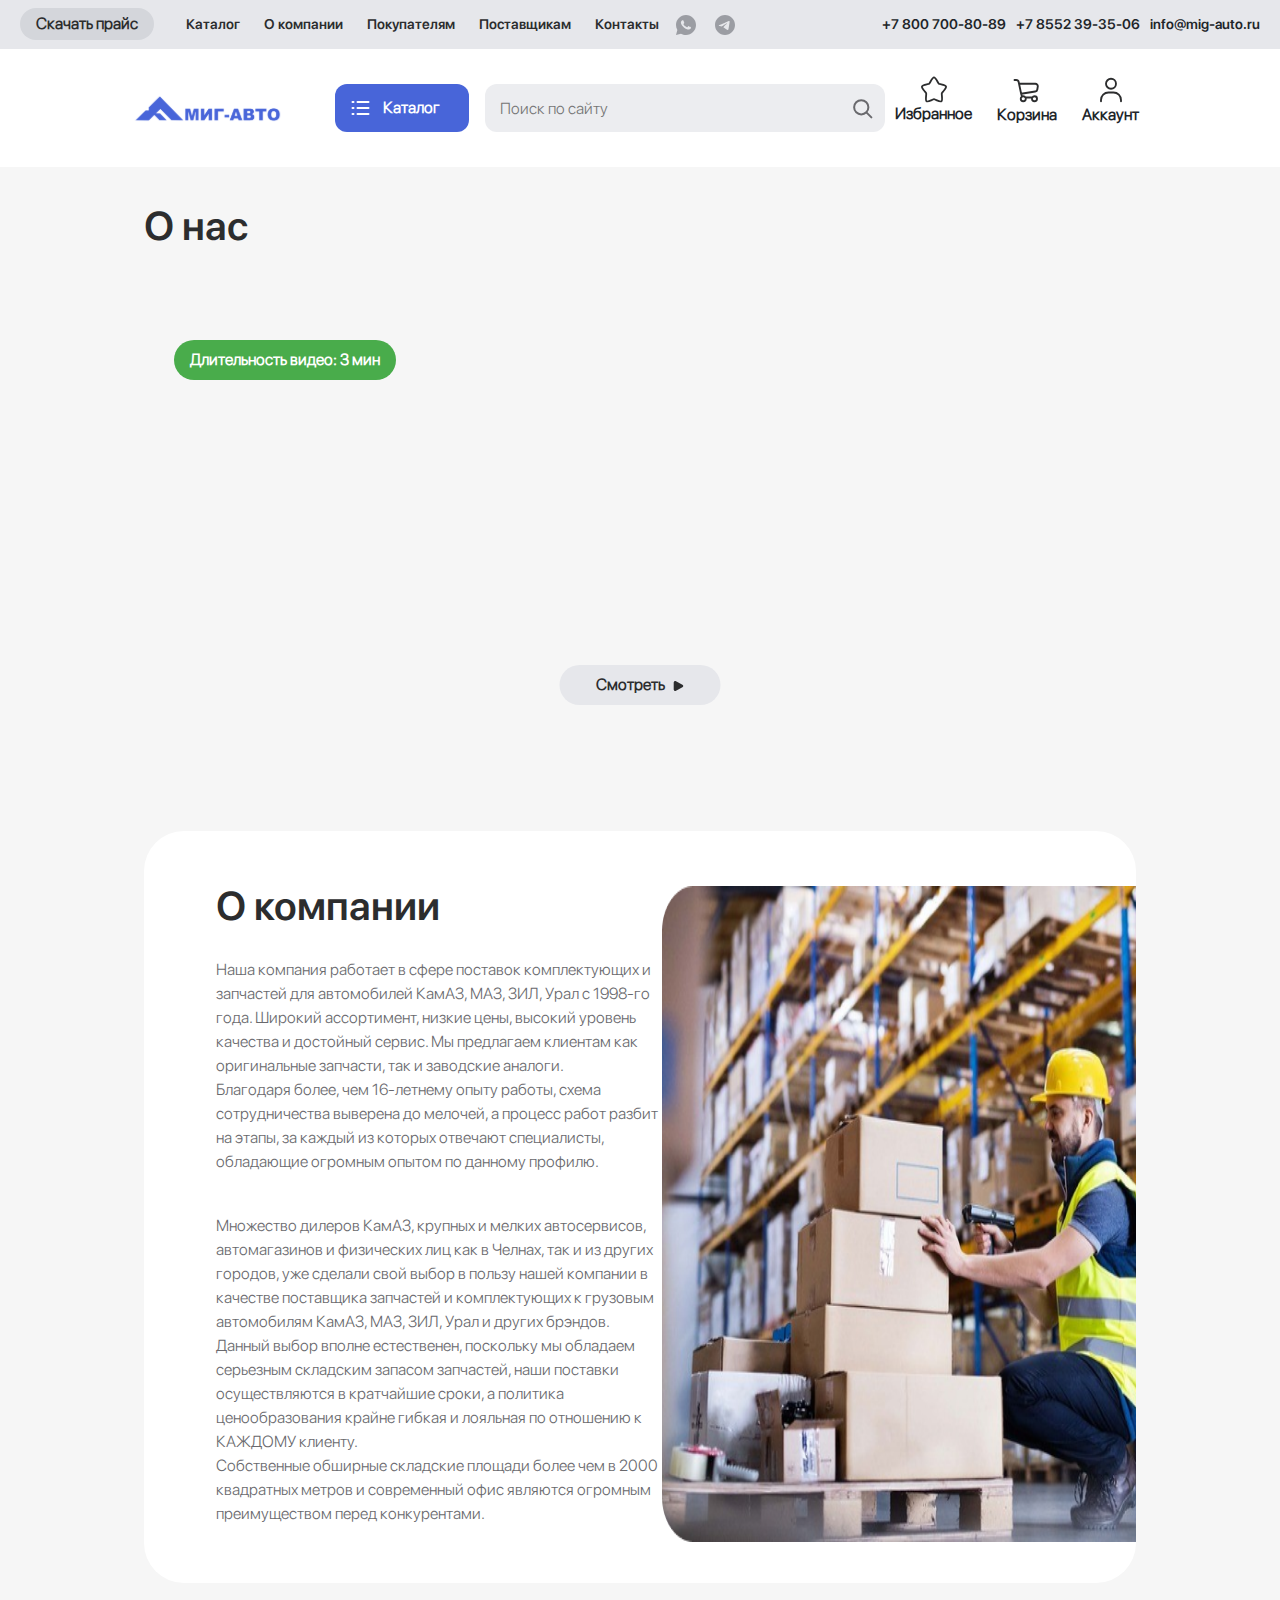
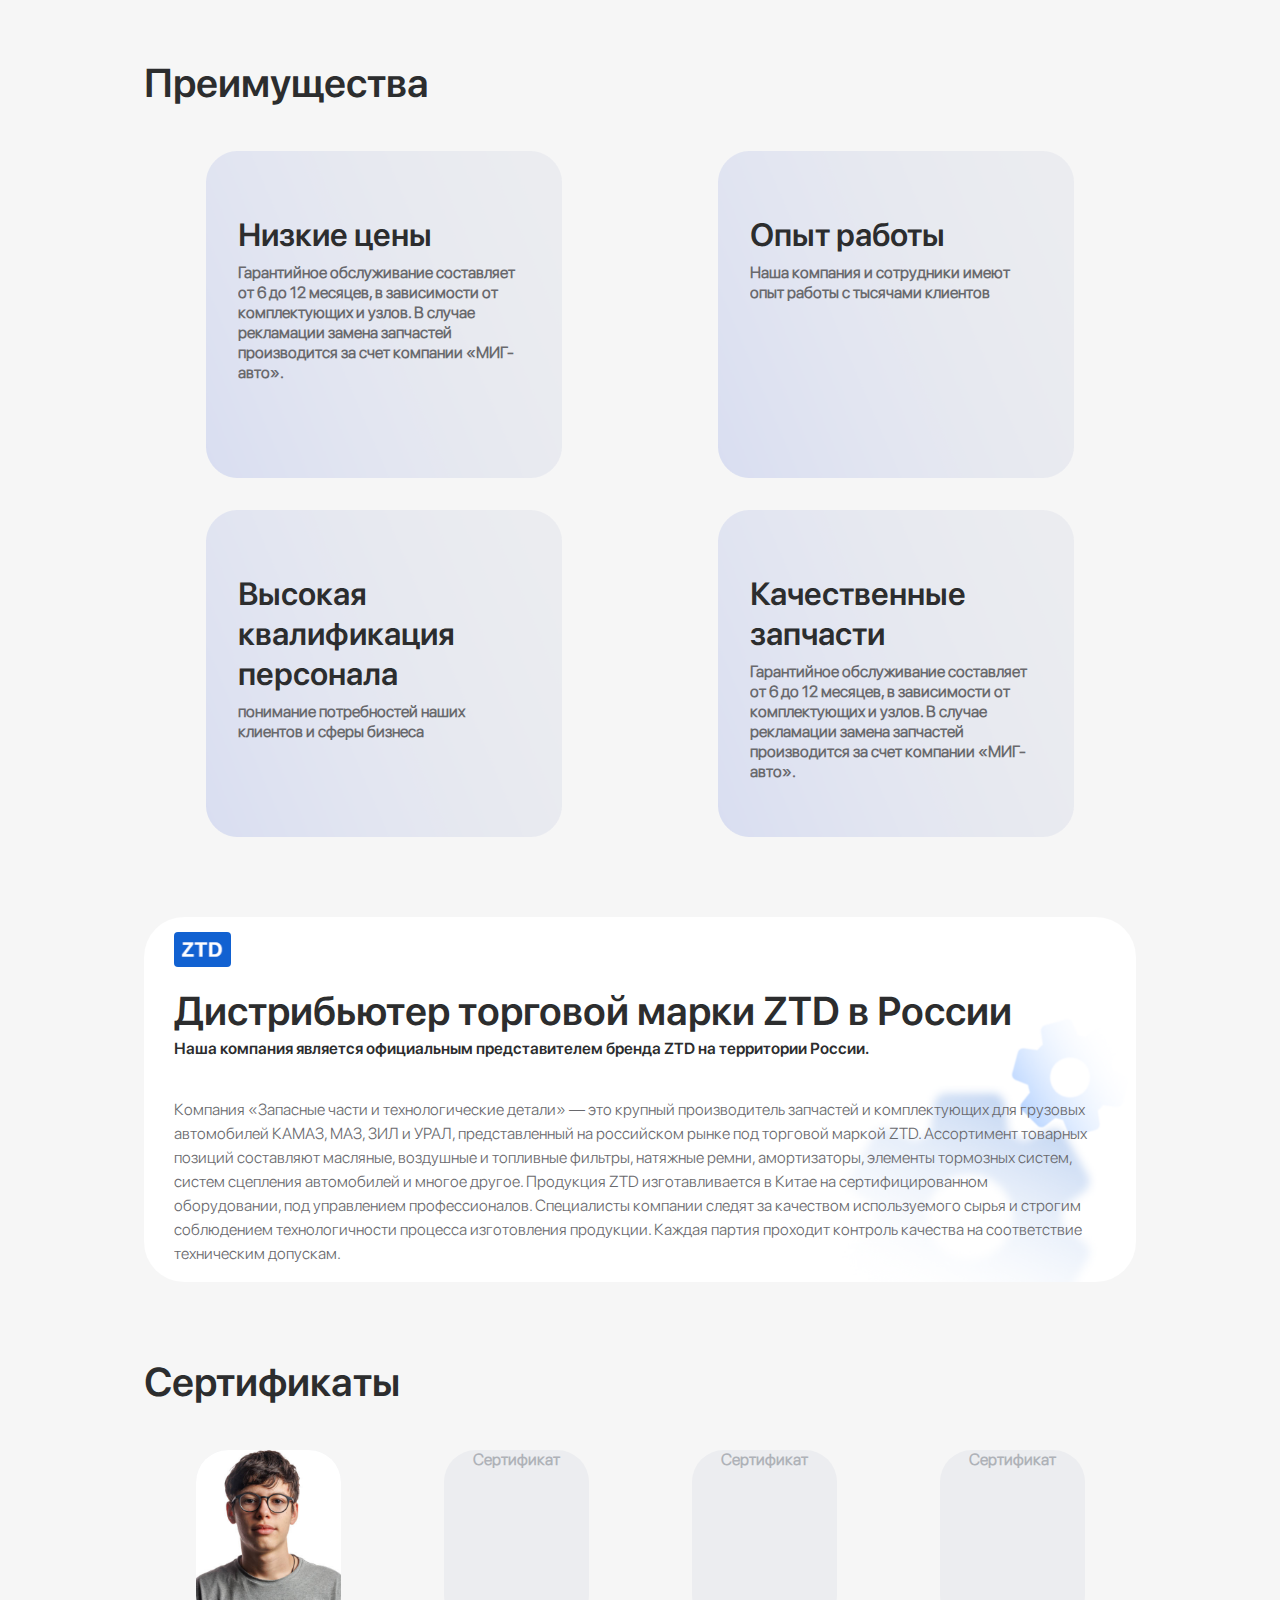
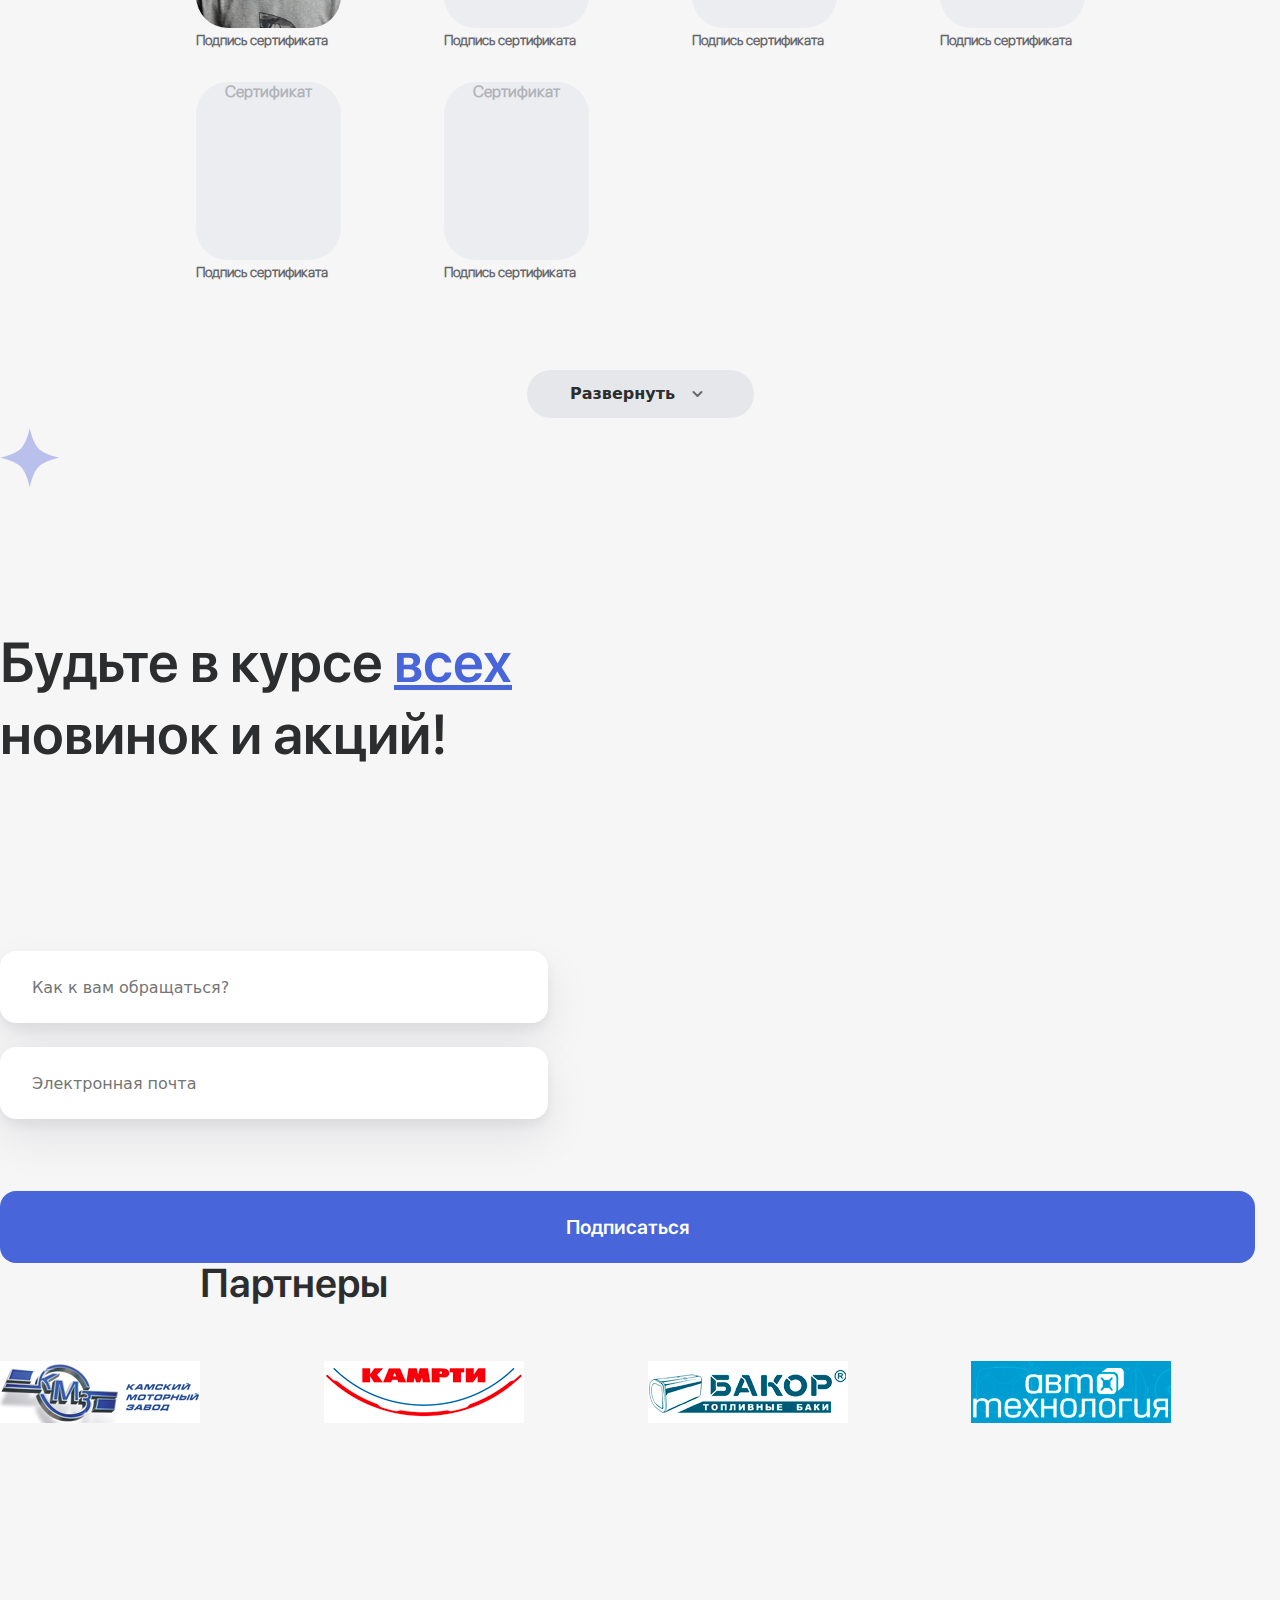
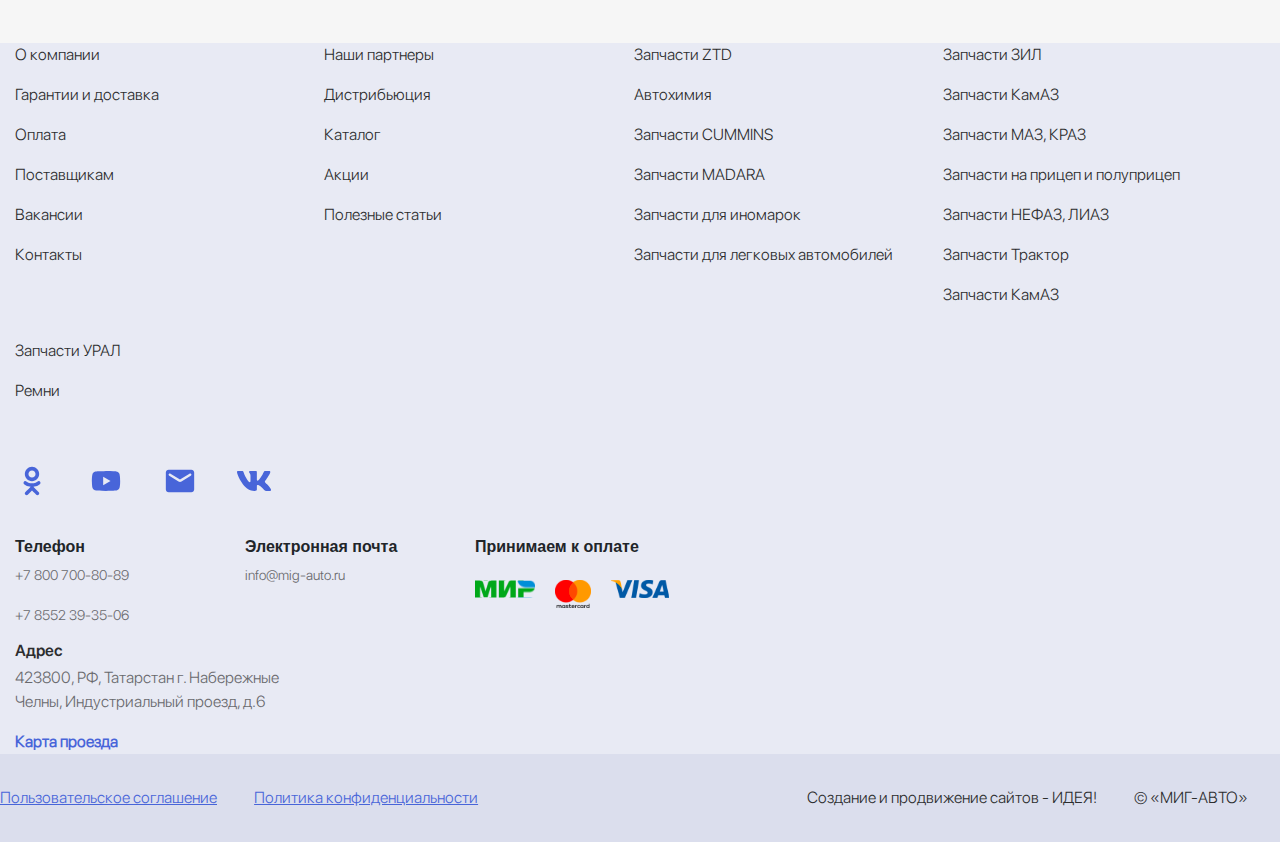
<file: aboutUs.html>
<!DOCTYPE html>
<html lang="en">
  <head>
    <meta charset="UTF-8" />
    <meta name="viewport" content="width=device-width, initial-scale=1.0" />

    <link href="./bootstrap/css/bootstrap.min.css" rel="stylesheet" />
    <link rel="stylesheet" href="./assets/styles/style.css" />
    <link rel="stylesheet" href="./Lib/swiper8/swiper-bundle.min.css" />
    <script defer src="./main.js"></script>
    <title>О нас</title>
  </head>
  <body>
    <div class="wrapper">
      <div class="burger">
        <div class="header_container">
          <div class="nav">
            <ul class="info">
              <li class="info_1">Каталог</li>
              <li class="info_2">О компании</li>
              <li class="info_3">Покупателям</li>
              <li class="info_4">Поставщикам</li>
              <li>Контакты</li>
              <button class="download_btn">
                <a href="#">Скачать прайс</a>
              </button>
            </ul>
            <ul class="contacts">
              <li>8 800 700-80-89</li>
              <li class="contacts_2">8 8552 39-35-06</li>
              <li class="contacts_3">info@mig-auto.ru</li>
            </ul>
          </div>
        </div>
      </div>
      <div class="header">
        <div class="header_container">
          <button class="download_btn"><a href="#">Скачать прайс</a></button>

          <div class="nav">
            <ul class="info">
              <li class="info_1"><a href="#">Каталог</a></li>
              <li class="info_2"><a href="./aboutUs.html">О компании</a></li>
              <li class="info_3"><a href="#">Покупателям</a></li>
              <li class="info_4"><a href="./suppliers.html">Поставщикам</a></li>
              <li><a href="#">Контакты</a></li>
              <a href="#"><img src="./assets/ri_whatsapp-fill.svg" alt="" /></a>
              <a href="#"
                ><img src="./assets/ic_baseline-telegram.svg" alt=""
              /></a>
            </ul>
            <ul class="contacts">
              <li>+7 800 700-80-89</li>
              <li class="contacts_2">+7 8552 39-35-06</li>
              <li class="contacts_3">info@mig-auto.ru</li>
            </ul>
          </div>
        </div>
      </div>
      <div class="header_search">
        <div class="header_search_container">
          <img src="./assets/Mask group.svg" alt="" />
          <button class="catalog_btn butn">
            <img src="./assets/list-dot.svg" alt="" /><a class="link"
              >Каталог</a
            >
          </button>
          <input
            class="search_input"
            placeholder="Поиск по сайту"
            type="text"
          />

          <img
            class="input_icon_mobile"
            src="./assets/charm_search-black.svg"
            alt=""
          />
          <img
            class="catalog_dropdown-btn"
            src="./assets/list-dot-black.svg"
            alt=""
            id="burgerOpenBtn"
          />
          <div class="nav_icons">
            <div class="icon_container">
              <img
                class="star_img"
                src="./assets/solar_star-line-duotone.svg"
                alt=""
              />
              <div>
                <p>Избранное</p>
              </div>
            </div>

            <div class="icon_container_middle">
              <img class="cart_img" src="./assets/cart-02.svg" alt="" />
              <div>
                <p>Корзина</p>
              </div>
            </div>

            <div class="icon_container">
              <img
                class="profile_img"
                src="./assets/line-md_account.svg"
                alt=""
              />
              <div>
                <p>Аккаунт</p>
              </div>
            </div>
          </div>
        </div>
      </div>
      <!-- О нас контент -->
      <div class="content">
        <div class="about_us_title">
          <h1 class="about_us_title-text title">О нас</h1>
          <!-- <div class="about-us-video-container">
            <video src="./assets/video/videoTitle.mp4"></video>
          </div> -->
          <div class="about-us-video-container">
            <p>Длительность видео: 3 мин</p>
            <a href="#"
              >Смотреть <img src="./assets/watchArrow.svg" alt=""
            /></a>
            <iframe
              width="100%"
              height="450"
              src="https://www.youtube.com/embed/wvsFJB4WOIo"
              frameborder="0"
              allow="accelerometer; autoplay; encrypted-media; gyroscope; picture-in-picture"
            ></iframe>
          </div>
          
          
        </div>


        <div class="about_company">
          
          <div class="about_company_text">
            <h1 class="about_us_title_below title">
              О компании
            </h1>
            <p>
              Наша компания работает в сфере поставок комплектующих и запчастей для автомобилей КамАЗ, МАЗ, ЗИЛ, Урал с 1998-го года. Широкий ассортимент, низкие цены, высокий уровень качества и достойный сервис. Мы предлагаем клиентам как оригинальные запчасти, так и заводские аналоги. <br> Благодаря более, чем 16-летнему опыту работы, схема сотрудничества выверена до мелочей, а процесс работ разбит на этапы, за каждый из которых отвечают специалисты, обладающие огромным опытом по данному профилю.
            </p>
            <br>
            <p>
              Множество дилеров КамАЗ, крупных и мелких автосервисов, автомагазинов и физических лиц как в Челнах, так и из других городов, уже сделали свой выбор в пользу нашей компании в качестве поставщика запчастей и комплектующих к грузовым автомобилям КамАЗ, МАЗ, ЗИЛ, Урал и других брэндов. Данный выбор вполне естественен, поскольку мы обладаем серьезным складским запасом запчастей, наши поставки осуществляются в кратчайшие сроки, а политика ценообразования крайне гибкая и лояльная по отношению к КАЖДОМУ клиенту. <br> Собственные обширные складские площади более чем в 2000 квадратных метров и современный офис являются огромным преимуществом перед конкурентами.
            </p>
          </div>
          <img src="./assets/img/AboutUs/boxes.png" alt="">
        </div>

       

        <div class="ab_us_advantages">
          <h1 class="ab_us_advantages_title title">Преимущества</h1>
          <div class="ab_us_advantages_tiles">
            <div class="advantage_tile">
              <h1 class="title">Низкие цены</h1>
              <p>
                Гарантийное обслуживание составляет от 6 до 12 месяцев, в
                зависимости от комплектующих и узлов. В случае рекламации замена
                запчастей производится за счет компании «МИГ-авто».
              </p>
            </div>
            <div class="advantage_tile">
              <h1 class="title">Опыт работы</h1>
              <p>
                Наша компания и сотрудники имеют опыт работы с тысячами клиентов
              </p>
            </div>
            <div class="advantage_tile">
              <h1 class="title">Высокая квалификация персонала</h1>
              <p>понимание потребностей наших клиентов и сферы бизнеса</p>
            </div>
            <div class="advantage_tile">
              <h1 class="title">Качественные запчасти</h1>
              <p>
                Гарантийное обслуживание составляет от 6 до 12 месяцев, в
                зависимости от комплектующих и узлов. В случае рекламации замена
                запчастей производится за счет компании «МИГ-авто».
              </p>
            </div>
          </div>
        </div>

        <div class="ZTD_wrapper">
          <div class="ZTD_content">
            <img src="./assets/img/AboutUs/ZTD-icon.svg" alt="" />
            <h1 class="title">Дистрибьютер торговой марки ZTD в России</h1>
            <h6>
              Наша компания является официальным представителем бренда ZTD на
              территории России.
            </h6>
            <p>
              Компания «Запасные части и технологические детали» — это крупный
              производитель запчастей и комплектующих для грузовых автомобилей
              КАМАЗ, МАЗ, ЗИЛ и УРАЛ, представленный на российском рынке под
              торговой маркой ZTD. Ассортимент товарных позиций составляют
              масляные, воздушные и топливные фильтры, натяжные ремни,
              амортизаторы, элементы тормозных систем, систем сцепления
              автомобилей и многое другое. Продукция ZTD изготавливается в Китае
              на сертифицированном оборудовании, под управлением профессионалов.
              Специалисты компании следят за качеством используемого сырья и
              строгим соблюдением технологичности процесса изготовления
              продукции. Каждая партия проходит контроль качества на
              соответствие техническим допускам.
            </p>
          </div>
        </div>

        <div class="certs">
          <h1 class="title">Сертификаты</h1>
          <div class="certs_cards all grid_tiles">
            <div class="cert_card_item">
              <div class="cert_card">
                <img
                  src="./assets/img/istockphoto-1482523598-612x612.jpg"
                  alt=""
                />
              </div>
              <a href="#">Подпись сертификата</a>
            </div>

            <div class="cert_card_item">
              <div class="cert_card">Сертификат</div>
              <a href="#">Подпись сертификата</a>
            </div>
            <div class="cert_card_item">
              <div class="cert_card">Сертификат</div>
              <a href="#">Подпись сертификата</a>
            </div>

            <div class="cert_card_item">
              <div class="cert_card">Сертификат</div>
              <a href="#">Подпись сертификата</a>
            </div>
            <div class="cert_card_item">
              <div class="cert_card">Сертификат</div>
              <a href="#">Подпись сертификата</a>
            </div>
            <div class="cert_card_item">
              <div class="cert_card">Сертификат</div>
              <a href="#">Подпись сертификата</a>
            </div>

            <div class="cert_card_item">
              <div class="cert_card">Сертификат</div>
              <a href="#">Подпись сертификата</a>
            </div>
            <div class="cert_card_item">
              <div class="cert_card">Сертификат</div>
              <a href="#">Подпись сертификата</a>
            </div>

            <div class="cert_card_item">
              <div class="cert_card">Сертификат</div>
              <a href="#">Подпись сертификата</a>
            </div>
            <div class="cert_card_item">
              <div class="cert_card">Сертификат</div>
              <a href="#">Подпись сертификата</a>
            </div>
            <div class="cert_card_item">
              <div class="cert_card">Сертификат</div>
              <a href="#">Подпись сертификата</a>
            </div>
            <div class="cert_card_item">
              <div class="cert_card">Сертификат</div>
              <a href="#">Подпись сертификата</a>
            </div>
            <div class="cert_card_item">
              <div class="cert_card">Сертификат</div>
              <a href="#">Подпись сертификата</a>
            </div>
            <div class="cert_card_item">
              <div class="cert_card">Сертификат</div>
              <a href="#">Подпись сертификата</a>
            </div>
            <div class="cert_card_item">
              <div class="cert_card">Сертификат</div>
              <a href="#">Подпись сертификата</a>
            </div>
            <div class="cert_card_item">
              <div class="cert_card">Сертификат</div>
              <a href="#">Подпись сертификата</a>
            </div>
            <div class="cert_card_item">
              <div class="cert_card">Сертификат</div>
              <a href="#">Подпись сертификата</a>
            </div>
            <div class="cert_card_item">
              <div class="cert_card">Сертификат</div>
              <a href="#">Подпись сертификата</a>
            </div>
            <div class="cert_card_item">
              <div class="cert_card">Сертификат</div>
              <a href="#">Подпись сертификата</a>
            </div>
            <div class="cert_card_item">
              <div class="cert_card">Сертификат</div>
              <a href="#">Подпись сертификата</a>
            </div>
            <div class="cert_card_item">
              <div class="cert_card">Сертификат</div>
              <a href="#">Подпись сертификата</a>
            </div>
            <div class="cert_card_item">
              <div class="cert_card">Сертификат</div>
              <a href="#">Подпись сертификата</a>
            </div>
            <div class="cert_card_item">
              <div class="cert_card">Сертификат</div>
              <a href="#">Подпись сертификата</a>
            </div>
            <div class="cert_card_item">
              <div class="cert_card">Сертификат</div>
              <a href="#">Подпись сертификата</a>
            </div>
            <div class="cert_card_item">
              <div class="cert_card">Сертификат</div>
              <a href="#">Подпись сертификата</a>
            </div>
            <div class="cert_card_item">
              <div class="cert_card">Сертификат</div>
              <a href="#">Подпись сертификата</a>
            </div>
            <div class="cert_card_item">
              <div class="cert_card">Сертификат</div>
              <a href="#">Подпись сертификата</a>
            </div>
            <div class="cert_card_item">
              <div class="cert_card">Сертификат</div>
              <a href="#">Подпись сертификата</a>
            </div>
            <div class="cert_card_item">
              <div class="cert_card">Сертифи  кат</div>
              <a href="#">Подпись сертификата</a>
            </div>
          </div>

          
        
          </div>

          

          <button id="showCersBtn" class="expand_button butn">
            Развернуть <img src="./assets/img/rews/arrow_down.svg" alt="" class="arrow" />
          </button>
        </div>

        <div class="subscribers">
          <img src="./assets/img/starSub.png" alt="" />
          <div class="subscribe_title">
            <h1 class="title">
              Будьте в курсе <span>всех</span> новинок и акций!
            </h1>
          </div>
          <div class="subscribe_form">
            <input placeholder="Как к вам обращаться?" type="text" />
            <input placeholder="Электронная почта" type="email" />
            <button>Подписаться</button>
          </div>
        </div>
        <h1 class="title partners_title">Партнеры</h1>
        <div class="about_us_swiper">
          <div class="swiper-wrapper">
            <div class="swiper-slide">
              <img src="./assets/img/AboutUs/brand1.png" alt="" />
            </div>
            <div class="swiper-slide">
              <img src="./assets/img/AboutUs/brand2.png" alt="" />
            </div>
            <div class="swiper-slide">
              <img src="./assets/img/AboutUs/brand3.png" alt="" />
            </div>
            <div class="swiper-slide">
              <img src="./assets/img/AboutUs/brand4.png" alt="" />
            </div>
            <div class="swiper-slide">
              <img src="./assets/img/AboutUs/brand5.png" alt="" />
            </div>

            <div class="swiper-slide">
              <img src="./assets/img/AboutUs/brand6.png" alt="" />
            </div>

            <div class="swiper-slide">
              <img src="./assets/img/AboutUs/brand7.png" alt="" />
            </div>
          </div>
        </div>
      </div>

      <!-- О нас контент -->

      <div class="footer">
        <div class="footer_wrapper">
          <div class="section">
            <ul>
              <li><a href="#">О компании</a></li>
              <li><a href="#">Гарантии и доставка</a></li>
              <li><a href="#">Оплата</a></li>
              <li><a href="#">Поставщикам</a></li>
              <li><a href="#">Вакансии</a></li>
              <li><a href="#">Контакты</a></li>
            </ul>
            <ul>
              <li><a href="#">Наши партнеры</a></li>
              <li><a href="">Дистрибьюция</a></li>
              <li><a href="#">Каталог</a></li>
              <li><a href="#">Акции</a></li>
              <li><a href="#">Полезные статьи</a></li>
            </ul>
            <ul class="details">
              <li><a href="#">Запчасти ZTD</a></li>
              <li><a href="#">Автохимия</a></li>
              <li><a href="#">Запчасти CUMMINS</a></li>
              <li><a href="#">Запчасти MADARA</a></li>
              <li><a href="#">Запчасти для иномарок</a></li>
              <li><a href="#">Запчасти для легковых автомобилей</a></li>
            </ul>
            <ul class="details">
              <li><a href="#">Запчасти ЗИЛ</a></li>
              <li><a href="#">Запчасти КамАЗ</a></li>
              <li><a href="#">Запчасти МАЗ, КРАЗ</a></li>
              <li><a href="#">Запчасти на прицеп и полуприцеп</a></li>
              <li><a href="#">Запчасти НЕФАЗ, ЛИАЗ</a></li>
              <li><a href="#">Запчасти Трактор</a></li>
              <li><a href="#">Запчасти КамАЗ</a></li>
            </ul>
            <ul class="details">
              <li><a href="#">Запчасти УРАЛ</a></li>
              <li><a href="#">Ремни</a></li>
            </ul>
          </div>

          <div class="section_last">
            <div class="social_items_mobile">
              <img src="./assets/mdi_odnoklassniki.svg" alt="" />
              <img src="./assets/mdi_youtube.svg" alt="" />
              <img src="./assets/ic_round-mail.svg" alt="" />
              <img src="./assets/akar-icons_vk-fill.svg" alt="" />
            </div>
            <div class="contacts_wrapper">
              <div class="footer_contacts">
                <div class="footer_phone">
                  <h5>Телефон</h5>
                  <ul>
                    <li>+7 800 700-80-89</li>
                    <li>+7 8552 39-35-06</li>
                  </ul>
                </div>
                <div class="footer_email">
                  <h5>Электронная почта</h5>
                  <ul>
                    <li>info@mig-auto.ru</li>
                  </ul>
                </div>
                <div class="footer_pay">
                  <h5>Принимаем к оплате</h5>
                  <ul>
                    <li><img src="./assets/mir.svg" alt="" /></li>
                    <li><img src="./assets/master.svg" alt="" /></li>
                    <li><img src="./assets/visa.svg" alt="" /></li>
                  </ul>
                </div>
              </div>
              <div class="footer_adres">
                <h5>Адрес</h5>
                <ul>
                  <li>
                    423800, РФ, Татарстан г. Набережные Челны, Индустриальный
                    проезд, д.6
                  </li>
                </ul>
                <a class="link" href="#">Карта проезда</a>
              </div>

              <div class="section_social">
                <ul class="social_items">
                  <li>
                    <img
                      src="./assets/mdi_odnoklassniki.svg"
                      alt=""
                    />Одноклассники
                  </li>
                  <li><img src="./assets/mdi_youtube.svg" alt="" />Канал</li>
                  <li><img src="./assets/ic_round-mail.svg" alt="" />Почта</li>
                  <li>
                    <img
                      src="./assets/akar-icons_vk-fill.svg"
                      alt=""
                    />ВКонтакте
                  </li>
                </ul>
              </div>
            </div>

            <!-- <div class="section_last">
            <ul>
              <li>Запчасти CUMMINS</li>
              <li>Запчасти MADARA</li>
              <li>Запчасти для легковых автомобилей</li>
              <li>Запчасти ЗИЛ</li>
              <li>Запчасти КамАЗ</li>
            </ul>
          </div> --> 
          </div>
        </div>
      </div>

      <div class="navbar_mobile">
        <div class="nav_icons_mobile">
          <div class="icon_container">
            <img
              class="star_img"
              src="./assets/list-dot-black.svg"
              alt=""
            />
            <div>
              <p>Каталог</p>
            </div>
          </div>
          <div class="icon_container">
            <img
              class="star_img"
              src="./assets/solar_star-line-duotone.svg"
              alt=""
            />
            <div>
              <p>Избранное</p>
            </div>
          </div>

          <div class="icon_container_middle">
            <img class="cart_img" src="./assets/cart-02.svg" alt="" />
            <div>
              <p>Корзина</p>
            </div>
          </div>

          <div class="icon_container">
            <img
              class="profile_img"
              src="./assets/line-md_account.svg"
              alt=""
            />
            <div>
              <p>Аккаунт</p>
            </div>
          </div>
        </div>
      </div>

      <div class="footer_mobile">
        <div class="footer_m_wrapper">
          <div class="section_nav_mobile">
            <ul>
              <li>О компании</li>
              <li>Гарантии и доставка</li>
              <li>Оплата</li>
              <li>Поставщикам</li>
              <li>Вакансии</li>
              <li>Контакты</li>
            </ul>
            <ul>
              <li>Наши партнеры</li>
              <li>Дистрибьюция</li>
              <li>Каталог</li>
              <li>Акции</li>
              <li>Полезные статьи</li>
            </ul>
          </div>
          <div class="section_products_mobile">
            <ul>
              <li>Запчасти ZTD</li>
              <li>Автохимия</li>
              <li>Запчасти CUMMINS</li>
              <li>Запчасти MADARA</li>
              <li>Запчасти для иномарок</li>
              <li>Запчасти для легковых автомобилей</li>
              <li>Запчасти ЗИЛ</li>
              <li>Запчасти КамАЗ</li>
              <li>Запчасти МАЗ, КРАЗ</li>
              <li>Запчасти на прицеп и полуприцеп</li>
              <li>Запчасти НЕФАЗ, ЛИАЗ</li>
              <li>Запчасти Трактор</li>
              <li>Запчасти УРАЛ</li>
              <li>Ремни</li>
            </ul>
          </div>
        </div>
        <div class="social_items_mobile">
          <img src="./assets/mdi_odnoklassniki.svg" alt="" />
          <img src="./assets/mdi_youtube.svg" alt="" />
          <img src="./assets/ic_round-mail.svg" alt="" />
          <img src="./assets/akar-icons_vk-fill.svg" alt="" />
        </div>
        <div class="footer-m-email-phone">
          <div class="footer_phone">
            <h5>Телефон</h5>
            <ul>
              <li>+7 800 700-80-89</li>
              <li>+7 8552 39-35-06</li>
            </ul>
          </div>
          <div class="footer_email">
            <h5>Электронная Почта</h5>
            <ul>
              <li>info@mig-auto.ru</li>
            </ul>
          </div>
        </div>

        <div class="footer_pay">
          <h5>Принимаем к оплате</h5>
          <ul>
            <li><img src="./assets/mir.svg" alt="" /></li>
            <li><img src="./assets/master.svg" alt="" /></li>
            <li><img src="./assets/visa.svg" alt="" /></li>
          </ul>
        </div>
        <div class="footer_adres">
          <h5>Адрес</h5>
          <ul>
            <li>
              423800, РФ, Татарстан г. Набережные Челны, Индустриальный проезд,
              д.6
            </li>
          </ul>
          <a class="link" href="#">Карта проезда</a>
        </div>
      </div>

      <div class="IDEA">
        <div class="IDEA_content">
          <div class="politics">
            <a href="#">Пользовательское соглашение</a>
            <a href="#">Политика конфиденциальности</a>
          </div>
          <div>
            <a>Создание и продвижение сайтов - ИДЕЯ!</a>
            <a>© «МИГ-АВТО»</a>
          </div>

          
        </div>
      </div>
    </div>
    <script src="./Lib/swiper8/swiper-bundle.min.js"></script>
    <script src="./swiper.js"></script>
  </body>
</html>
</file>
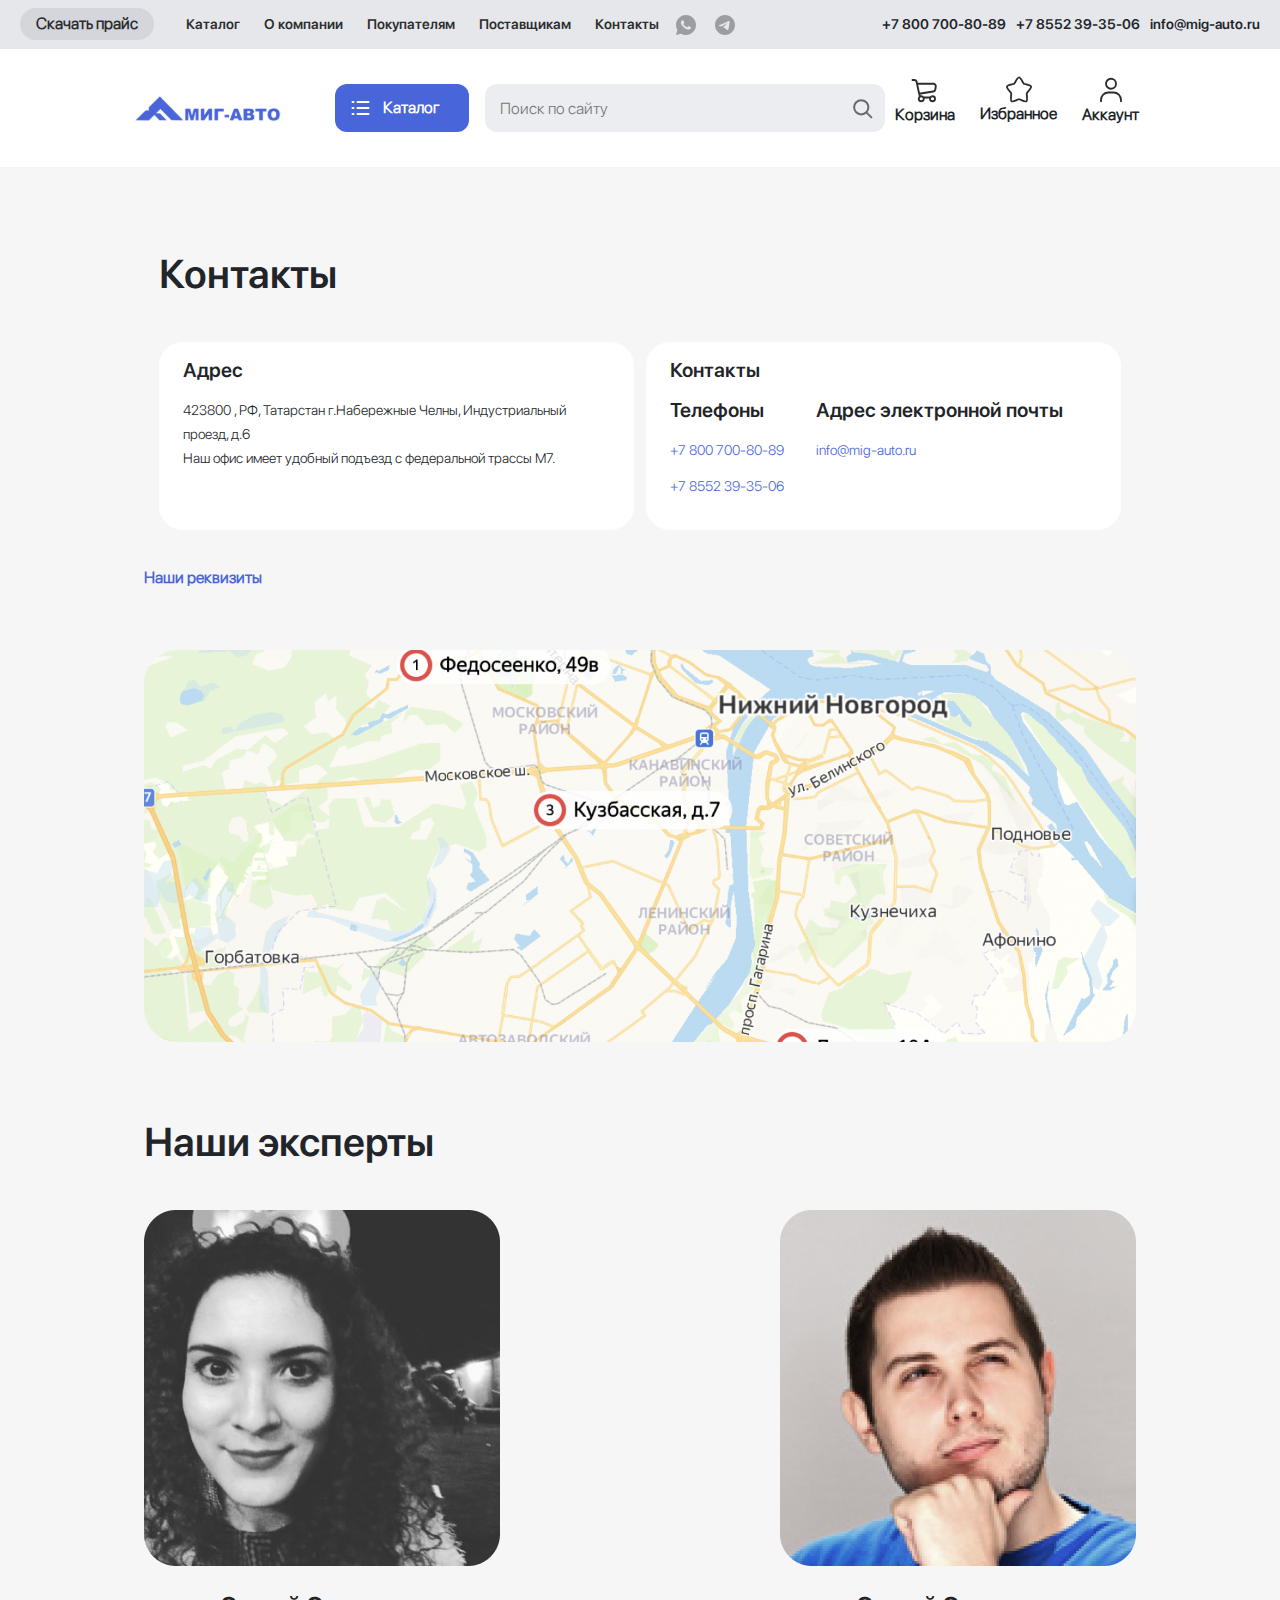
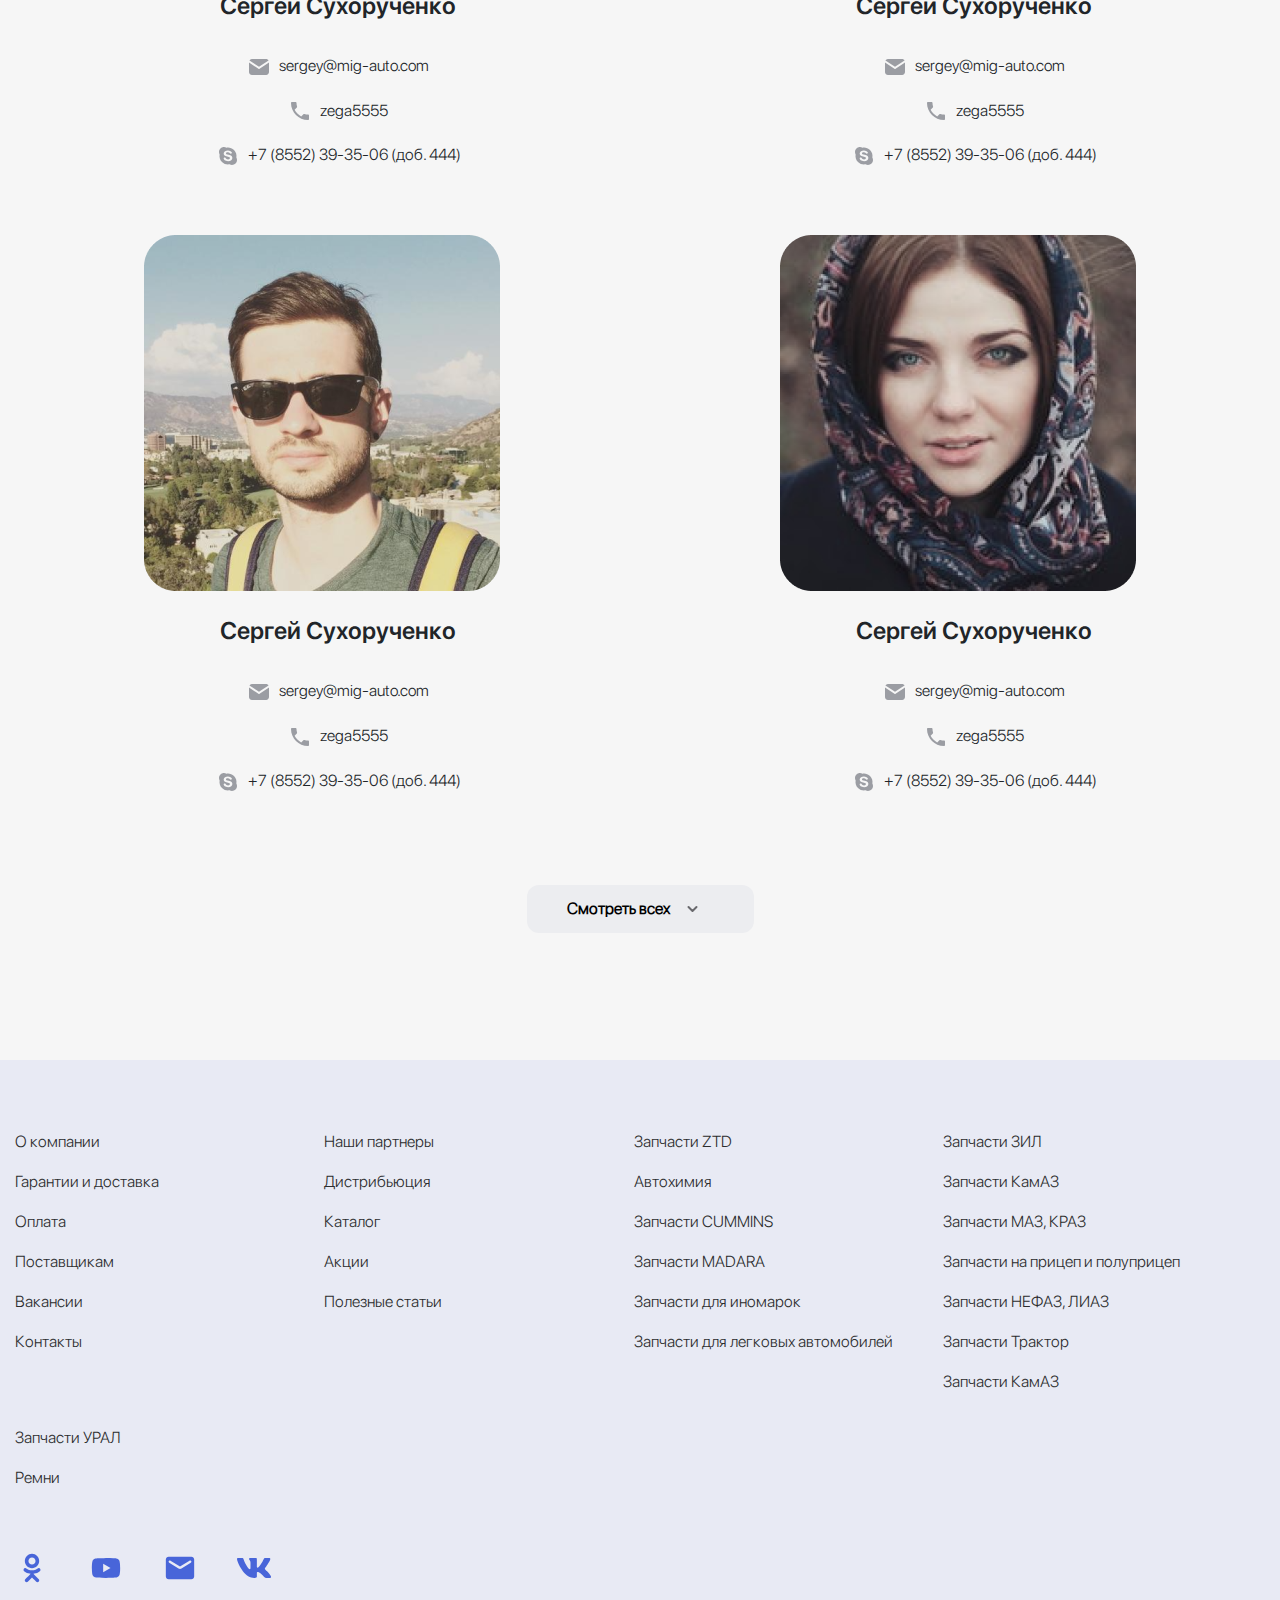
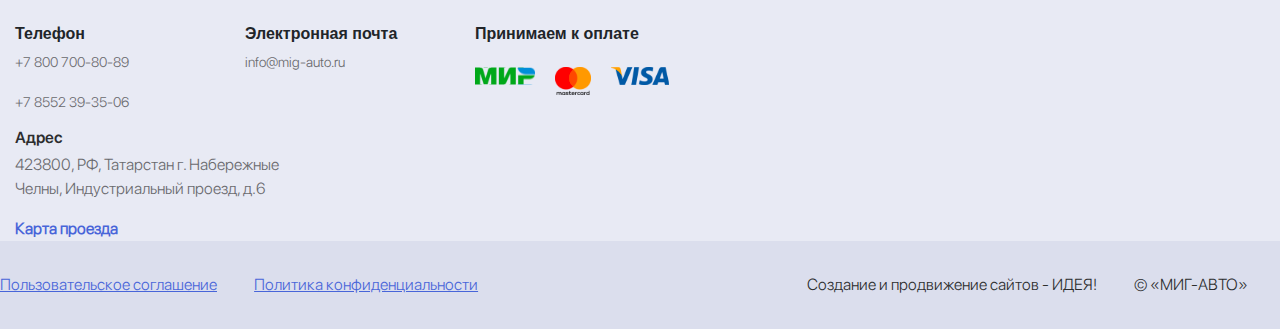
<file: contacts.html>
<!DOCTYPE html>
<html lang="en">
  <head>
    <meta charset="UTF-8" />
    <meta name="viewport" content="width=device-width, initial-scale=1.0" />

    <link href="./bootstrap/css/bootstrap.min.css" rel="stylesheet" />
    <link rel="stylesheet" href="./assets/styles/style.css" />
    <link rel="stylesheet" href="./Lib/swiper8/swiper-bundle.min.css" />
    <script defer src="./main.js"></script>
    <title>Контакты</title>
  </head>
  <body>
    <div class="wrapper">
      <div class="burger">
        <div class="header_container">
          <div class="nav">
            <ul class="info">
              <li class="info_1">Каталог</li>
              <li class="info_2">О компании</li>
              <li class="info_3">Покупателям</li>
              <li class="info_4">Поставщикам</li>
              <li>Контакты</li>
              <button class="download_btn">
                <a href="#">Скачать прайс</a>
              </button>
            </ul>
            <ul class="contacts">
              <li>8 800 700-80-89</li>
              <li class="contacts_2">8 8552 39-35-06</li>
              <li class="contacts_3">info@mig-auto.ru</li>
            </ul>
          </div>
        </div>
      </div>
      <div class="header">
        <div class="header_container">
          <button class="download_btn"><a href="#">Скачать прайс</a></button>

          <div class="nav">
            <ul class="info">
              <li class="info_1"><a href="#">Каталог</a></li>
              <li class="info_2"><a href="./aboutUs.html">О компании</a></li>
              <li class="info_3"><a href="#">Покупателям</a></li>
              <li class="info_4"><a href="./suppliers.html">Поставщикам</a></li>
              <li><a href="#">Контакты</a></li>
              <a href="#"><img src="./assets/ri_whatsapp-fill.svg" alt="" /></a>
              <a href="#"
                ><img src="./assets/ic_baseline-telegram.svg" alt=""
              /></a>
            </ul>
            <ul class="contacts">
              <li>+7 800 700-80-89</li>
              <li class="contacts_2">+7 8552 39-35-06</li>
              <li class="contacts_3">info@mig-auto.ru</li>
            </ul>
          </div>
        </div>
      </div>
      <div class="header_search">
        <div class="header_search_container">
          <img src="./assets/Mask group.svg" alt="" />
          <button class="catalog_btn butn">
            <img src="./assets/list-dot.svg" alt="" /><a class="link"
              >Каталог</a
            >
          </button>
          <input
            class="search_input"
            placeholder="Поиск по сайту"
            type="text"
          />

          <img
            class="input_icon_mobile"
            src="./assets/charm_search-black.svg"
            alt=""
          />
          <img
            class="catalog_dropdown-btn"
            src="./assets/list-dot-black.svg"
            alt=""
            id="burgerOpenBtn"
          />
          <div class="nav_icons">
            <div class="icon_container">
              <img class="cart_img" src="./assets/cart-02.svg" alt="" />
              <div>
                <p>Корзина</p>
              </div>
            </div>

            <div class="icon_container_middle">
              <img
                class="star_img"
                src="./assets/solar_star-line-duotone.svg"
                alt=""
              />
              <div>
                <p>Избранное</p>
              </div>
            </div>

            <div class="icon_container">
              <img
                class="profile_img"
                src="./assets/line-md_account.svg"
                alt=""
              />
              <div>
                <p>Аккаунт</p>
              </div>
            </div>
          </div>
        </div>
      </div>

      <!-- Контент -->

      <div class="content">
        <div class="contacts_container">
          <h1 class="contacts_title">Контакты</h1>
          <div class="contacts_section">
            <div class="item1">
              <div class="item1_text">
                <h5>Адрес</h5>
                <p>
                  423800 , РФ, Татарстан г.Набережные Челны, Индустриальный
                  проезд, д.6
                </p>
                <p>Наш офис имеет удобный подъезд с федеральной трассы М7.</p>
              </div>
            </div>
            <div class="item2">
              <div class="item2_text">
                <h5>Контакты</h5>
                <div class="phones">
                  <div class="phone">
                    <h5>Телефоны</h5>
                    <ul>
                      <li>+7 800 700-80-89</li>
                      <li>+7 8552 39-35-06</li>
                    </ul>
                  </div>
                  <div class="email">
                    <h5>Адрес электронной почты</h5>
                    <p>info@mig-auto.ru</p>
                  </div>
                </div>
              </div>
            </div>
          </div>
          <h5 class="bills">Наши реквизиты</h5>
          <div class="map_section">
            <img src="./assets/map.png" alt="" />
          </div>
        </div>

        <div class="people">
          <h3>Наши эксперты</h3>
          <div class="people_cards">
            <div class="people_card">
              <img src="./assets/p1.png" alt="" />

              <ul>
                <h5>Сергей Сухорученко</h5>
                <li>
                  <img
                    src="./assets/tabler_mail-filled.svg"
                    alt=""
                  />sergey@mig-auto.com
                </li>
                <li>
                  <img src="./assets/ic_baseline-phone.svg" alt="" />zega5555
                </li>
                <li>
                  <img src="./assets/skype.svg" alt="" />+7 (8552) 39-35-06
                  (доб. 444)
                </li>
              </ul>
            </div>
            <div class="people_card">
              <img src="./assets/p2.png" alt="" />

              <ul>
                <h5>Сергей Сухорученко</h5>
                <li>
                  <img
                    src="./assets/tabler_mail-filled.svg"
                    alt=""
                  />sergey@mig-auto.com
                </li>
                <li>
                  <img src="./assets/ic_baseline-phone.svg" alt="" />zega5555
                </li>
                <li>
                  <img src="./assets/skype.svg" alt="" />+7 (8552) 39-35-06
                  (доб. 444)
                </li>
              </ul>
            </div>
            <div class="people_card">
              <img src="./assets/p3.png" alt="" />

              <ul>
                <h5>Сергей Сухорученко</h5>
                <li>
                  <img
                    src="./assets/tabler_mail-filled.svg"
                    alt=""
                  />sergey@mig-auto.com
                </li>
                <li>
                  <img src="./assets/ic_baseline-phone.svg" alt="" />zega5555
                </li>
                <li>
                  <img src="./assets/skype.svg" alt="" />+7 (8552) 39-35-06
                  (доб. 444)
                </li>
              </ul>
            </div>
            <div class="people_card">
              <img src="./assets/p4.png" alt="" />

              <ul>
                <h5>Сергей Сухорученко</h5>
                <li>
                  <img
                    src="./assets/tabler_mail-filled.svg"
                    alt=""
                  />sergey@mig-auto.com
                </li>
                <li>
                  <img src="./assets/ic_baseline-phone.svg" alt="" />zega5555
                </li>
                <li>
                  <img src="./assets/skype.svg" alt="" />+7 (8552) 39-35-06
                  (доб. 444)
                </li>
              </ul>
            </div>
          </div>
          <button class="people_btn">
            <a>Смотреть всех</a>
            <img src="./assets/arrow.svg" alt="" />
          </button>
        </div>
      </div>

      <!-- Контент -->

      <div class="footer">
        <div class="footer_wrapper">
          <div class="section">
            <ul>
              <li><a href="#">О компании</a></li>
              <li><a href="#">Гарантии и доставка</a></li>
              <li><a href="#">Оплата</a></li>
              <li><a href="#">Поставщикам</a></li>
              <li><a href="#">Вакансии</a></li>
              <li><a href="#">Контакты</a></li>
            </ul>
            <ul>
              <li><a href="#">Наши партнеры</a></li>
              <li><a href="">Дистрибьюция</a></li>
              <li><a href="#">Каталог</a></li>
              <li><a href="#">Акции</a></li>
              <li><a href="#">Полезные статьи</a></li>
            </ul>
            <ul class="details">
              <li><a href="#">Запчасти ZTD</a></li>
              <li><a href="#">Автохимия</a></li>
              <li><a href="#">Запчасти CUMMINS</a></li>
              <li><a href="#">Запчасти MADARA</a></li>
              <li><a href="#">Запчасти для иномарок</a></li>
              <li><a href="#">Запчасти для легковых автомобилей</a></li>
            </ul>
            <ul class="details">
              <li><a href="#">Запчасти ЗИЛ</a></li>
              <li><a href="#">Запчасти КамАЗ</a></li>
              <li><a href="#">Запчасти МАЗ, КРАЗ</a></li>
              <li><a href="#">Запчасти на прицеп и полуприцеп</a></li>
              <li><a href="#">Запчасти НЕФАЗ, ЛИАЗ</a></li>
              <li><a href="#">Запчасти Трактор</a></li>
              <li><a href="#">Запчасти КамАЗ</a></li>
            </ul>
            <ul class="details">
              <li><a href="#">Запчасти УРАЛ</a></li>
              <li><a href="#">Ремни</a></li>
            </ul>
          </div>

          <div class="section_last">
            <div class="social_items_mobile">
              <img src="./assets/mdi_odnoklassniki.svg" alt="" />
              <img src="./assets/mdi_youtube.svg" alt="" />
              <img src="./assets/ic_round-mail.svg" alt="" />
              <img src="./assets/akar-icons_vk-fill.svg" alt="" />
            </div>
            <div class="contacts_wrapper">
              <div class="footer_contacts">
                <div class="footer_phone">
                  <h5>Телефон</h5>
                  <ul>
                    <li>+7 800 700-80-89</li>
                    <li>+7 8552 39-35-06</li>
                  </ul>
                </div>
                <div class="footer_email">
                  <h5>Электронная почта</h5>
                  <ul>
                    <li>info@mig-auto.ru</li>
                  </ul>
                </div>
                <div class="footer_pay">
                  <h5>Принимаем к оплате</h5>
                  <ul>
                    <li><img src="./assets/mir.svg" alt="" /></li>
                    <li><img src="./assets/master.svg" alt="" /></li>
                    <li><img src="./assets/visa.svg" alt="" /></li>
                  </ul>
                </div>
              </div>
              <div class="footer_adres">
                <h5>Адрес</h5>
                <ul>
                  <li>
                    423800, РФ, Татарстан г. Набережные Челны, Индустриальный
                    проезд, д.6
                  </li>
                </ul>
                <a class="link" href="#">Карта проезда</a>
              </div>

              <div class="section_social">
                <ul class="social_items">
                  <li>
                    <img
                      src="./assets/mdi_odnoklassniki.svg"
                      alt=""
                    />Одноклассники
                  </li>
                  <li><img src="./assets/mdi_youtube.svg" alt="" />Канал</li>
                  <li><img src="./assets/ic_round-mail.svg" alt="" />Почта</li>
                  <li>
                    <img
                      src="./assets/akar-icons_vk-fill.svg"
                      alt=""
                    />ВКонтакте
                  </li>
                </ul>
              </div>
            </div>

            <!-- <div class="section_last">
            <ul>
              <li>Запчасти CUMMINS</li>
              <li>Запчасти MADARA</li>
              <li>Запчасти для легковых автомобилей</li>
              <li>Запчасти ЗИЛ</li>
              <li>Запчасти КамАЗ</li>
            </ul>
          </div> -->
          </div>
        </div>
      </div>

      <div class="navbar_mobile">
        <div class="nav_icons_mobile">
          <div class="icon_container">
            <img
              class="star_img"
              src="./assets/list-dot-black.svg"
              alt=""
            />
            <div>
              <p>Каталог</p>
            </div>
          </div>
          <div class="icon_container">
            <img
              class="star_img"
              src="./assets/solar_star-line-duotone.svg"
              alt=""
            />
            <div>
              <p>Избранное</p>
            </div>
          </div>

          <div class="icon_container_middle">
            <img class="cart_img" src="./assets/cart-02.svg" alt="" />
            <div>
              <p>Корзина</p>
            </div>
          </div>

          <div class="icon_container">
            <img
              class="profile_img"
              src="./assets/line-md_account.svg"
              alt=""
            />
            <div>
              <p>Аккаунт</p>
            </div>
          </div>
        </div>
      </div>

      <div class="footer_mobile">
        <div class="footer_m_wrapper">
          <div class="section_nav_mobile">
            <ul>
              <li>О компании</li>
              <li>Гарантии и доставка</li>
              <li>Оплата</li>
              <li>Поставщикам</li>
              <li>Вакансии</li>
              <li>Контакты</li>
            </ul>
            <ul>
              <li>Наши партнеры</li>
              <li>Дистрибьюция</li>
              <li>Каталог</li>
              <li>Акции</li>
              <li>Полезные статьи</li>
            </ul>
          </div>
          <div class="section_products_mobile">
            <ul>
              <li>Запчасти ZTD</li>
              <li>Автохимия</li>
              <li>Запчасти CUMMINS</li>
              <li>Запчасти MADARA</li>
              <li>Запчасти для иномарок</li>
              <li>Запчасти для легковых автомобилей</li>
              <li>Запчасти ЗИЛ</li>
              <li>Запчасти КамАЗ</li>
              <li>Запчасти МАЗ, КРАЗ</li>
              <li>Запчасти на прицеп и полуприцеп</li>
              <li>Запчасти НЕФАЗ, ЛИАЗ</li>
              <li>Запчасти Трактор</li>
              <li>Запчасти УРАЛ</li>
              <li>Ремни</li>
            </ul>
          </div>
        </div>
        <div class="social_items_mobile">
          <img src="./assets/mdi_odnoklassniki.svg" alt="" />
          <img src="./assets/mdi_youtube.svg" alt="" />
          <img src="./assets/ic_round-mail.svg" alt="" />
          <img src="./assets/akar-icons_vk-fill.svg" alt="" />
        </div>
        <div class="footer-m-email-phone">
          <div class="footer_phone">
            <h5>Телефон</h5>
            <ul>
              <li>+7 800 700-80-89</li>
              <li>+7 8552 39-35-06</li>
            </ul>
          </div>
          <div class="footer_email">
            <h5>Электронная Почта</h5>
            <ul>
              <li>info@mig-auto.ru</li>
            </ul>
          </div>
        </div>

        <div class="footer_pay">
          <h5>Принимаем к оплате</h5>
          <ul>
            <li><img src="./assets/mir.svg" alt="" /></li>
            <li><img src="./assets/master.svg" alt="" /></li>
            <li><img src="./assets/visa.svg" alt="" /></li>
          </ul>
        </div>
        <div class="footer_adres">
          <h5>Адрес</h5>
          <ul>
            <li>
              423800, РФ, Татарстан г. Набережные Челны, Индустриальный проезд,
              д.6
            </li>
          </ul>
          <a class="link" href="#">Карта проезда</a>
        </div>
      </div>

      <div class="IDEA">
        <div class="IDEA_content">
          <div class="politics">
            <a href="#">Пользовательское соглашение</a>
            <a href="#">Политика конфиденциальности</a>
          </div>
          <div>
            <a>Создание и продвижение сайтов - ИДЕЯ!</a>
            <a>© «МИГ-АВТО»</a>
          </div>

          
        </div>
      </div>
    </div>

    <!-- <script src="/bootstrap/js/bootstrap.bundle.min.js"></script> -->
    <script src="./Lib/swiper8/swiper-bundle.min.js"></script>
    <script src="./swiper.js"></script>
  </body>
</html>
</file>
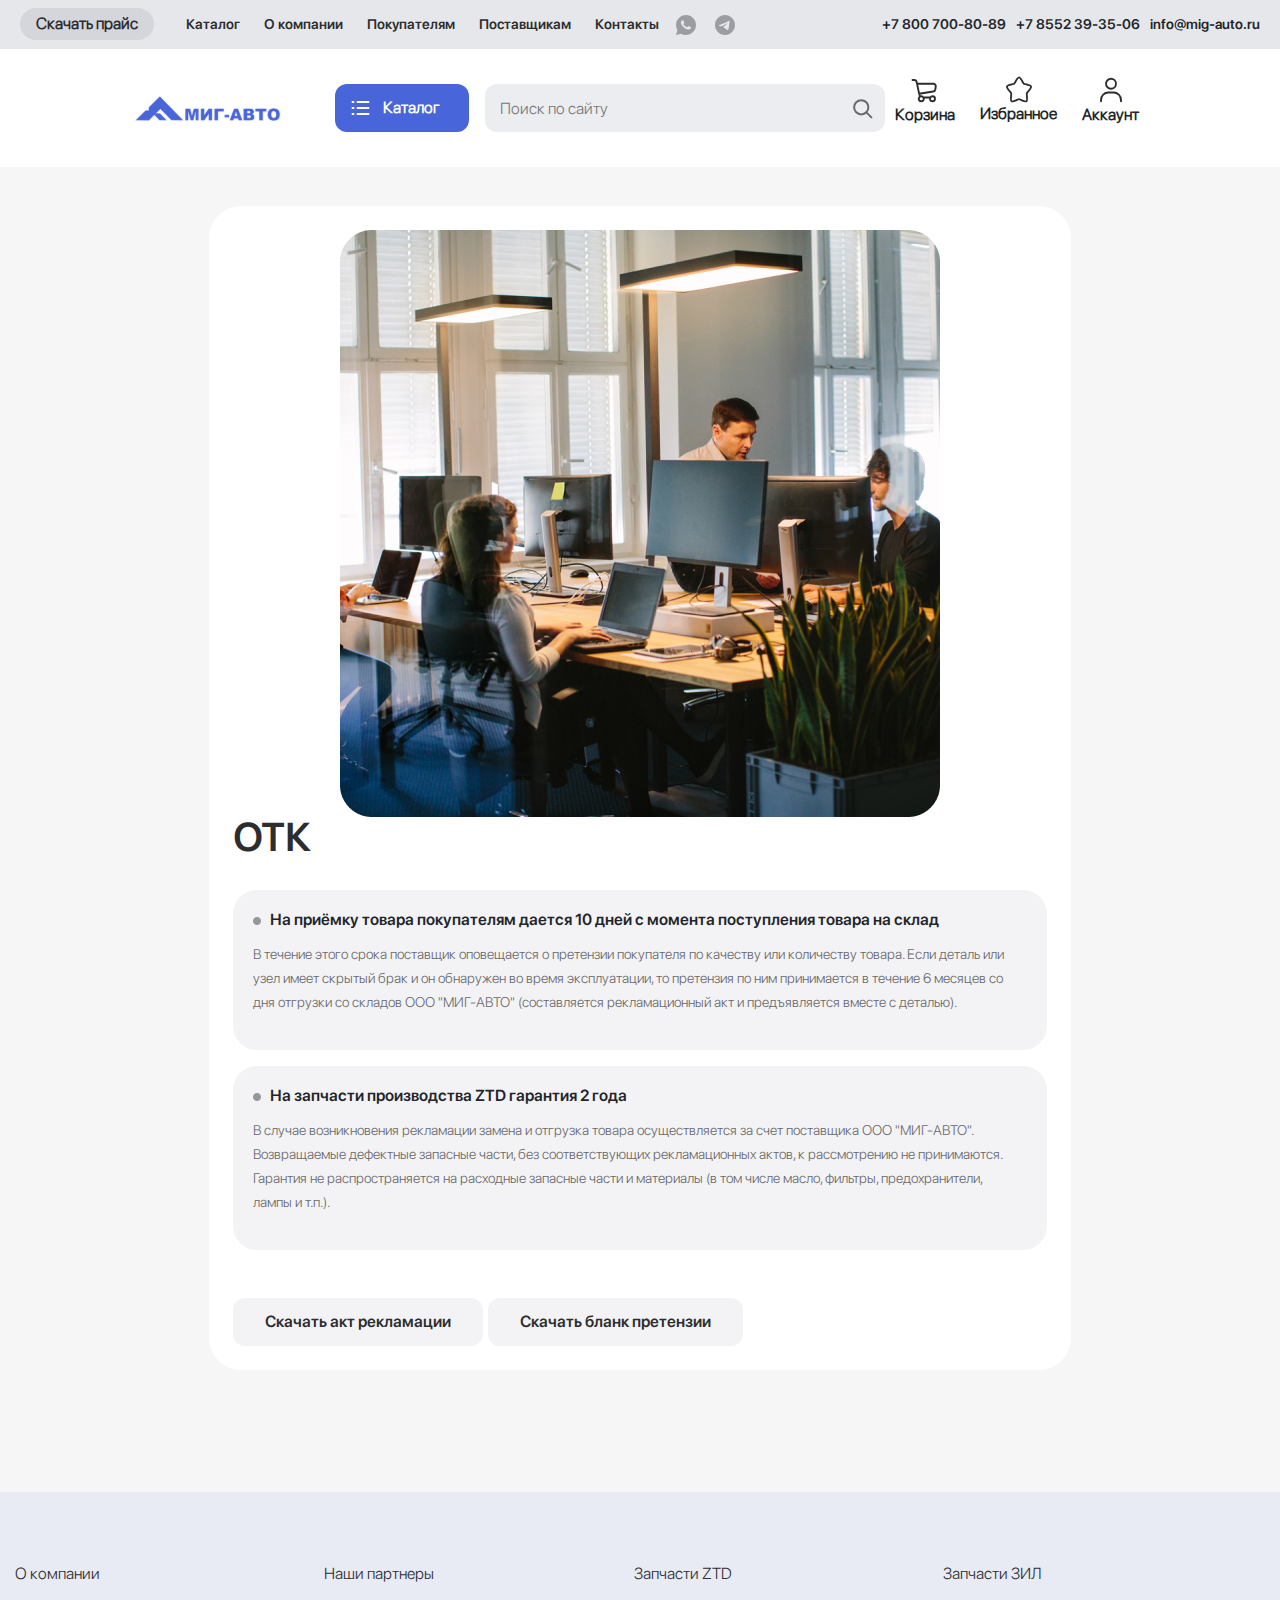
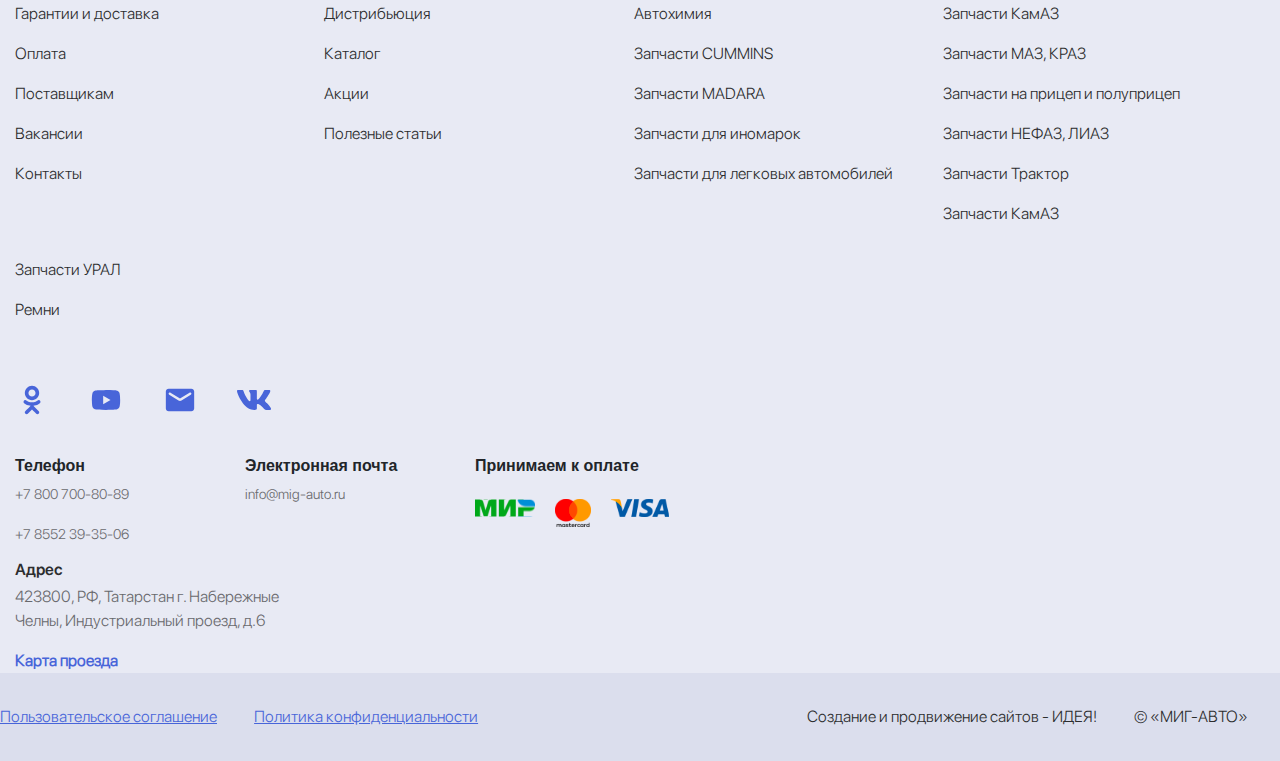
<file: otk.html>
<!DOCTYPE html>
<html lang="en">
  <head>
    <meta charset="UTF-8" />
    <meta name="viewport" content="width=device-width, initial-scale=1.0" />

    <link href="./bootstrap/css/bootstrap.min.css" rel="stylesheet" />
    <link rel="stylesheet" href="./assets/styles/style.css" />
    <link rel="stylesheet" href="./Lib/swiper8/swiper-bundle.min.css" />
    <script defer src="./main.js"></script>
    <title>ОТК</title>
  </head>
  <body>
    <div class="wrapper">
      <div class="burger">
        <div class="header_container">
          <div class="nav">
            <ul class="info">
              <li class="info_1">Каталог</li>
              <li class="info_2">О компании</li>
              <li class="info_3">Покупателям</li>
              <li class="info_4">Поставщикам</li>
              <li>Контакты</li>
              <button class="download_btn">
                <a href="#">Скачать прайс</a>
              </button>
            </ul>
            <ul class="contacts">
              <li>8 800 700-80-89</li>
              <li class="contacts_2">8 8552 39-35-06</li>
              <li class="contacts_3">info@mig-auto.ru</li>
            </ul>
          </div>
        </div>
      </div>
      <div class="header">
        <div class="header_container">
          <button class="download_btn"><a href="#">Скачать прайс</a></button>

          <div class="nav">
            <ul class="info">
              <li class="info_1"><a href="#">Каталог</a></li>
              <li class="info_2"><a href="./aboutUs.html">О компании</a></li>
              <li class="info_3"><a href="#">Покупателям</a></li>
              <li class="info_4"><a href="./suppliers.html">Поставщикам</a></li>
              <li><a href="#">Контакты</a></li>
              <a href="#"><img src="./assets/ri_whatsapp-fill.svg" alt="" /></a>
              <a href="#"
                ><img src="./assets/ic_baseline-telegram.svg" alt=""
              /></a>
            </ul>
            <ul class="contacts">
              <li>+7 800 700-80-89</li>
              <li class="contacts_2">+7 8552 39-35-06</li>
              <li class="contacts_3">info@mig-auto.ru</li>
            </ul>
          </div>
        </div>
      </div>
      <div class="header_search">
        <div class="header_search_container">
          <img src="./assets/Mask group.svg" alt="" />
          <button class="catalog_btn butn">
            <img src="./assets/list-dot.svg" alt="" /><a class="link"
              >Каталог</a
            >
          </button>
          <input
            class="search_input"
            placeholder="Поиск по сайту"
            type="text"
          />

          <img
            class="input_icon_mobile"
            src="./assets/charm_search-black.svg"
            alt=""
          />
          <img
            class="catalog_dropdown-btn"
            src="./assets/list-dot-black.svg"
            alt=""
            id="burgerOpenBtn"
          />
          <div class="nav_icons">
            <div class="icon_container">
              <img class="cart_img" src="./assets/cart-02.svg" alt="" />
              <div>
                <p>Корзина</p>
              </div>
            </div>

            <div class="icon_container_middle">
              <img
                class="star_img"
                src="./assets/solar_star-line-duotone.svg"
                alt=""
              />
              <div>
                <p>Избранное</p>
              </div>
            </div>

            <div class="icon_container">
              <img
                class="profile_img"
                src="./assets/line-md_account.svg"
                alt=""
              />
              <div>
                <p>Аккаунт</p>
              </div>
            </div>
          </div>
        </div>
      </div>

      <!-- Контент -->
      <div class="content">
        <div class="otk_wrapper">
          <img src="./assets/img/otk-pic.png" alt="" />
          <div class="otk_text">
            <h1 class="title">ОТК</h1>
            <div class="otk_text_section_1">
              <h5>
                <img src="./assets/img/Ellipse-otk.png" alt="" />
                На приёмку товара покупателям дается 10 дней с момента
                поступления товара на склад
              </h5>
              <p>
                В течение этого срока поставщик оповещается о претензии
                покупателя по качеству или количеству товара. Если деталь или
                узел имеет скрытый брак и он обнаружен во время эксплуатации, то
                претензия по ним принимается в течение 6 месяцев со дня отгрузки
                со складов ООО "МИГ-АВТО" (составляется рекламационный акт и
                предъявляется вместе с деталью).
              </p>
            </div>

            <div class="otk_text_section">
              <h5>
                <img src="./assets/img/Ellipse-otk.png" alt="" />
                На запчасти производства ZTD гарантия 2 года
              </h5>
              <p>
                В случае возникновения рекламации замена и отгрузка товара
                осуществляется за счет поставщика ООО "МИГ-АВТО". Возвращаемые
                дефектные запасные части, без соответствующих рекламационных
                актов, к рассмотрению не принимаются. <br />
                Гарантия не распространяется на расходные запасные части и
                материалы (в том числе масло, фильтры, предохранители, лампы и
                т.п.).
              </p>
            </div>
            <a href="#">Скачать акт рекламации</a>
            <a href="#">Скачать бланк претензии</a>
          </div>
        </div>
      </div>
      <!-- Контент -->

      <div class="footer">
        <div class="footer_wrapper">
          <div class="section">
            <ul>
              <li><a href="#">О компании</a></li>
              <li><a href="#">Гарантии и доставка</a></li>
              <li><a href="#">Оплата</a></li>
              <li><a href="#">Поставщикам</a></li>
              <li><a href="#">Вакансии</a></li>
              <li><a href="#">Контакты</a></li>
            </ul>
            <ul>
              <li><a href="#">Наши партнеры</a></li>
              <li><a href="">Дистрибьюция</a></li>
              <li><a href="#">Каталог</a></li>
              <li><a href="#">Акции</a></li>
              <li><a href="#">Полезные статьи</a></li>
            </ul>
            <ul class="details">
              <li><a href="#">Запчасти ZTD</a></li>
              <li><a href="#">Автохимия</a></li>
              <li><a href="#">Запчасти CUMMINS</a></li>
              <li><a href="#">Запчасти MADARA</a></li>
              <li><a href="#">Запчасти для иномарок</a></li>
              <li><a href="#">Запчасти для легковых автомобилей</a></li>
            </ul>
            <ul class="details">
              <li><a href="#">Запчасти ЗИЛ</a></li>
              <li><a href="#">Запчасти КамАЗ</a></li>
              <li><a href="#">Запчасти МАЗ, КРАЗ</a></li>
              <li><a href="#">Запчасти на прицеп и полуприцеп</a></li>
              <li><a href="#">Запчасти НЕФАЗ, ЛИАЗ</a></li>
              <li><a href="#">Запчасти Трактор</a></li>
              <li><a href="#">Запчасти КамАЗ</a></li>
            </ul>
            <ul class="details">
              <li><a href="#">Запчасти УРАЛ</a></li>
              <li><a href="#">Ремни</a></li>
            </ul>
          </div>

          <div class="section_last">
            <div class="social_items_mobile">
              <img src="./assets/mdi_odnoklassniki.svg" alt="" />
              <img src="./assets/mdi_youtube.svg" alt="" />
              <img src="./assets/ic_round-mail.svg" alt="" />
              <img src="./assets/akar-icons_vk-fill.svg" alt="" />
            </div>
            <div class="contacts_wrapper">
              <div class="footer_contacts">
                <div class="footer_phone">
                  <h5>Телефон</h5>
                  <ul>
                    <li>+7 800 700-80-89</li>
                    <li>+7 8552 39-35-06</li>
                  </ul>
                </div>
                <div class="footer_email">
                  <h5>Электронная почта</h5>
                  <ul>
                    <li>info@mig-auto.ru</li>
                  </ul>
                </div>
                <div class="footer_pay">
                  <h5>Принимаем к оплате</h5>
                  <ul>
                    <li><img src="./assets/mir.svg" alt="" /></li>
                    <li><img src="./assets/master.svg" alt="" /></li>
                    <li><img src="./assets/visa.svg" alt="" /></li>
                  </ul>
                </div>
              </div>
              <div class="footer_adres">
                <h5>Адрес</h5>
                <ul>
                  <li>
                    423800, РФ, Татарстан г. Набережные Челны, Индустриальный
                    проезд, д.6
                  </li>
                </ul>
                <a class="link" href="#">Карта проезда</a>
              </div>

              <div class="section_social">
                <ul class="social_items">
                  <li>
                    <img
                      src="./assets/mdi_odnoklassniki.svg"
                      alt=""
                    />Одноклассники
                  </li>
                  <li><img src="./assets/mdi_youtube.svg" alt="" />Канал</li>
                  <li><img src="./assets/ic_round-mail.svg" alt="" />Почта</li>
                  <li>
                    <img
                      src="./assets/akar-icons_vk-fill.svg"
                      alt=""
                    />ВКонтакте
                  </li>
                </ul>
              </div>
            </div>

            <!-- <div class="section_last">
            <ul>
              <li>Запчасти CUMMINS</li>
              <li>Запчасти MADARA</li>
              <li>Запчасти для легковых автомобилей</li>
              <li>Запчасти ЗИЛ</li>
              <li>Запчасти КамАЗ</li>
            </ul>
          </div> -->
          </div>
        </div>
      </div>

      <div class="navbar_mobile">
        <div class="nav_icons_mobile">
          <div class="icon_container">
            <img
              class="star_img"
              src="./assets/list-dot-black.svg"
              alt=""
            />
            <div>
              <p>Каталог</p>
            </div>
          </div>
          <div class="icon_container">
            <img
              class="star_img"
              src="./assets/solar_star-line-duotone.svg"
              alt=""
            />
            <div>
              <p>Избранное</p>
            </div>
          </div>

          <div class="icon_container_middle">
            <img class="cart_img" src="./assets/cart-02.svg" alt="" />
            <div>
              <p>Корзина</p>
            </div>
          </div>

          <div class="icon_container">
            <img
              class="profile_img"
              src="./assets/line-md_account.svg"
              alt=""
            />
            <div>
              <p>Аккаунт</p>
            </div>
          </div>
        </div>
      </div>

      <div class="footer_mobile">
        <div class="footer_m_wrapper">
          <div class="section_nav_mobile">
            <ul>
              <li>О компании</li>
              <li>Гарантии и доставка</li>
              <li>Оплата</li>
              <li>Поставщикам</li>
              <li>Вакансии</li>
              <li>Контакты</li>
            </ul>
            <ul>
              <li>Наши партнеры</li>
              <li>Дистрибьюция</li>
              <li>Каталог</li>
              <li>Акции</li>
              <li>Полезные статьи</li>
            </ul>
          </div>
          <div class="section_products_mobile">
            <ul>
              <li>Запчасти ZTD</li>
              <li>Автохимия</li>
              <li>Запчасти CUMMINS</li>
              <li>Запчасти MADARA</li>
              <li>Запчасти для иномарок</li>
              <li>Запчасти для легковых автомобилей</li>
              <li>Запчасти ЗИЛ</li>
              <li>Запчасти КамАЗ</li>
              <li>Запчасти МАЗ, КРАЗ</li>
              <li>Запчасти на прицеп и полуприцеп</li>
              <li>Запчасти НЕФАЗ, ЛИАЗ</li>
              <li>Запчасти Трактор</li>
              <li>Запчасти УРАЛ</li>
              <li>Ремни</li>
            </ul>
          </div>
        </div>
        <div class="social_items_mobile">
          <img src="./assets/mdi_odnoklassniki.svg" alt="" />
          <img src="./assets/mdi_youtube.svg" alt="" />
          <img src="./assets/ic_round-mail.svg" alt="" />
          <img src="./assets/akar-icons_vk-fill.svg" alt="" />
        </div>
        <div class="footer-m-email-phone">
          <div class="footer_phone">
            <h5>Телефон</h5>
            <ul>
              <li>+7 800 700-80-89</li>
              <li>+7 8552 39-35-06</li>
            </ul>
          </div>
          <div class="footer_email">
            <h5>Электронная Почта</h5>
            <ul>
              <li>info@mig-auto.ru</li>
            </ul>
          </div>
        </div>

        <div class="footer_pay">
          <h5>Принимаем к оплате</h5>
          <ul>
            <li><img src="./assets/mir.svg" alt="" /></li>
            <li><img src="./assets/master.svg" alt="" /></li>
            <li><img src="./assets/visa.svg" alt="" /></li>
          </ul>
        </div>
        <div class="footer_adres">
          <h5>Адрес</h5>
          <ul>
            <li>
              423800, РФ, Татарстан г. Набережные Челны, Индустриальный проезд,
              д.6
            </li>
          </ul>
          <a class="link" href="#">Карта проезда</a>
        </div>
      </div>

      <div class="IDEA">
        <div class="IDEA_content">
          <div class="politics">
            <a href="#">Пользовательское соглашение</a>
            <a href="#">Политика конфиденциальности</a>
          </div>
          <div>
            <a>Создание и продвижение сайтов - ИДЕЯ!</a>
            <a>© «МИГ-АВТО»</a>
          </div>

          
        </div>
      </div>
    </div>

    <!-- <script src="/bootstrap/js/bootstrap.bundle.min.js"></script> -->
    <script src="./Lib/swiper8/swiper-bundle.min.js"></script>
    <script src="./swiper.js"></script>
  </body>
</html>
</file>
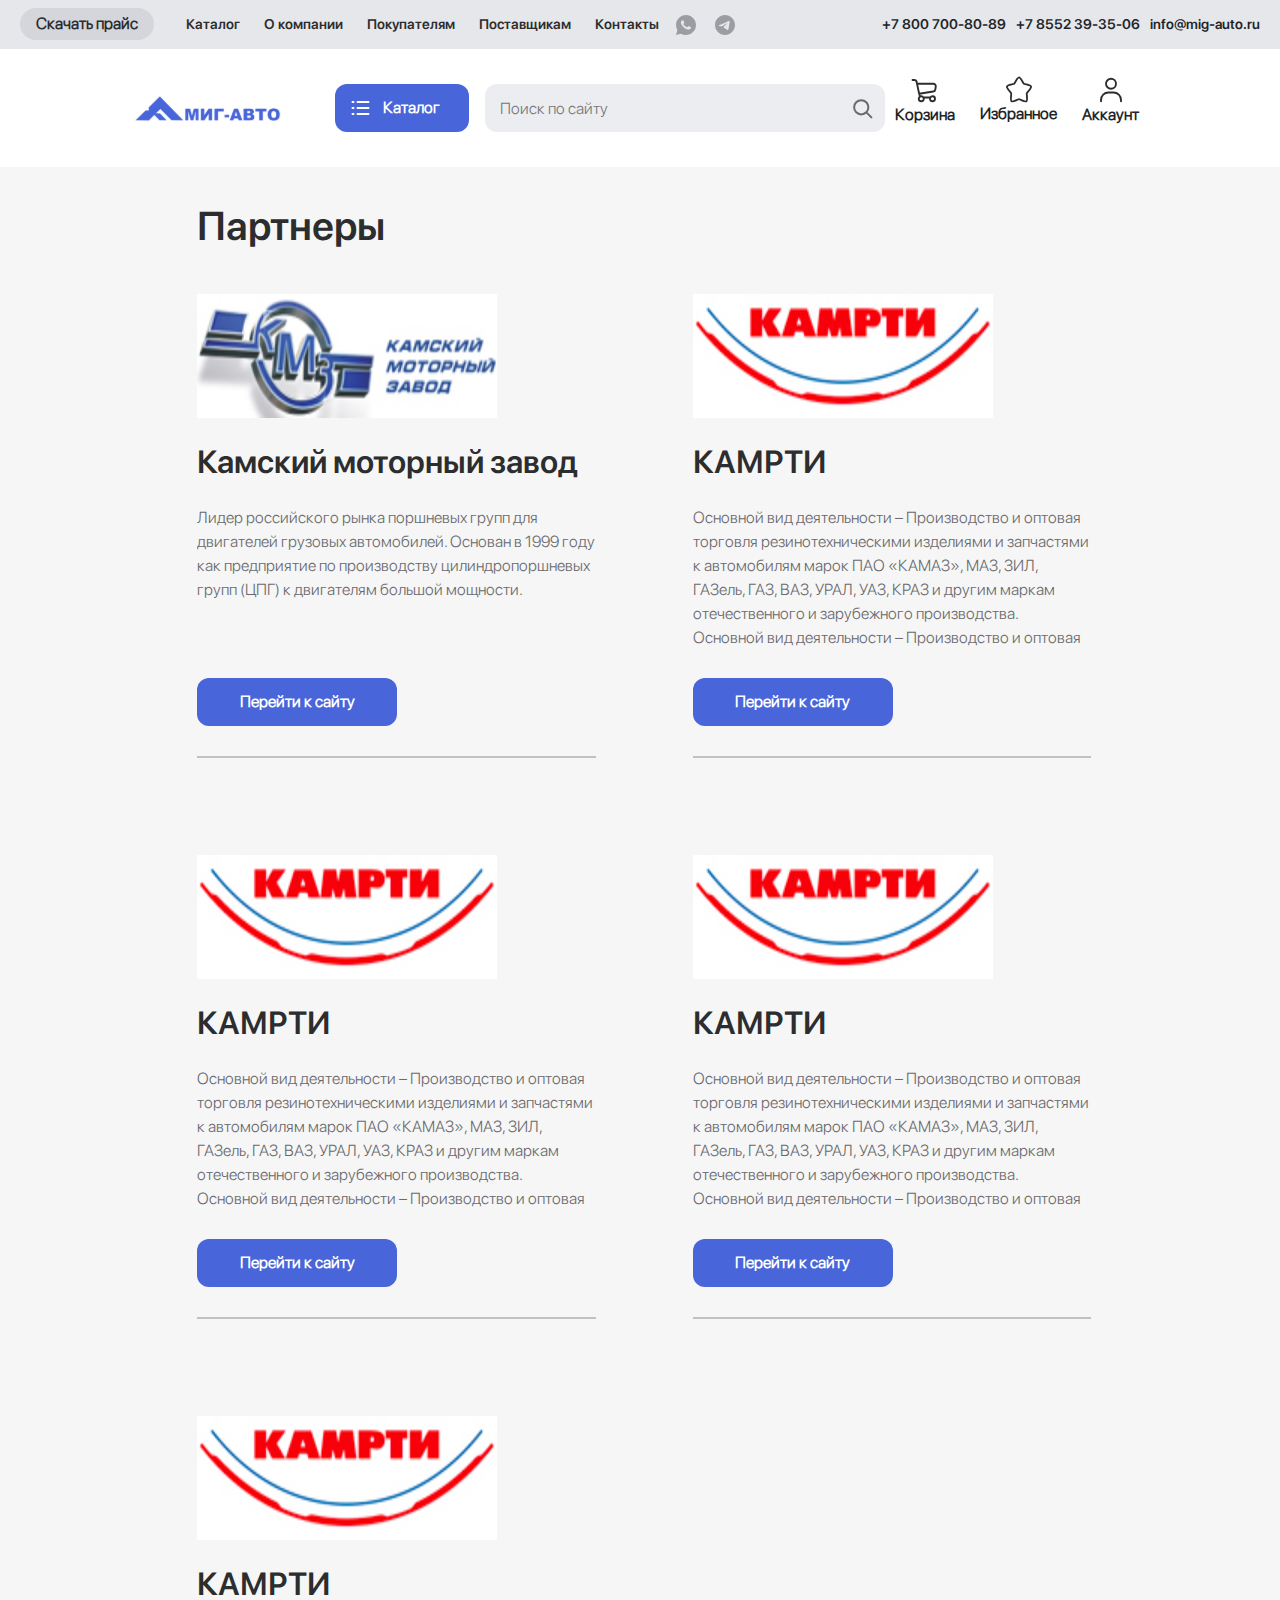
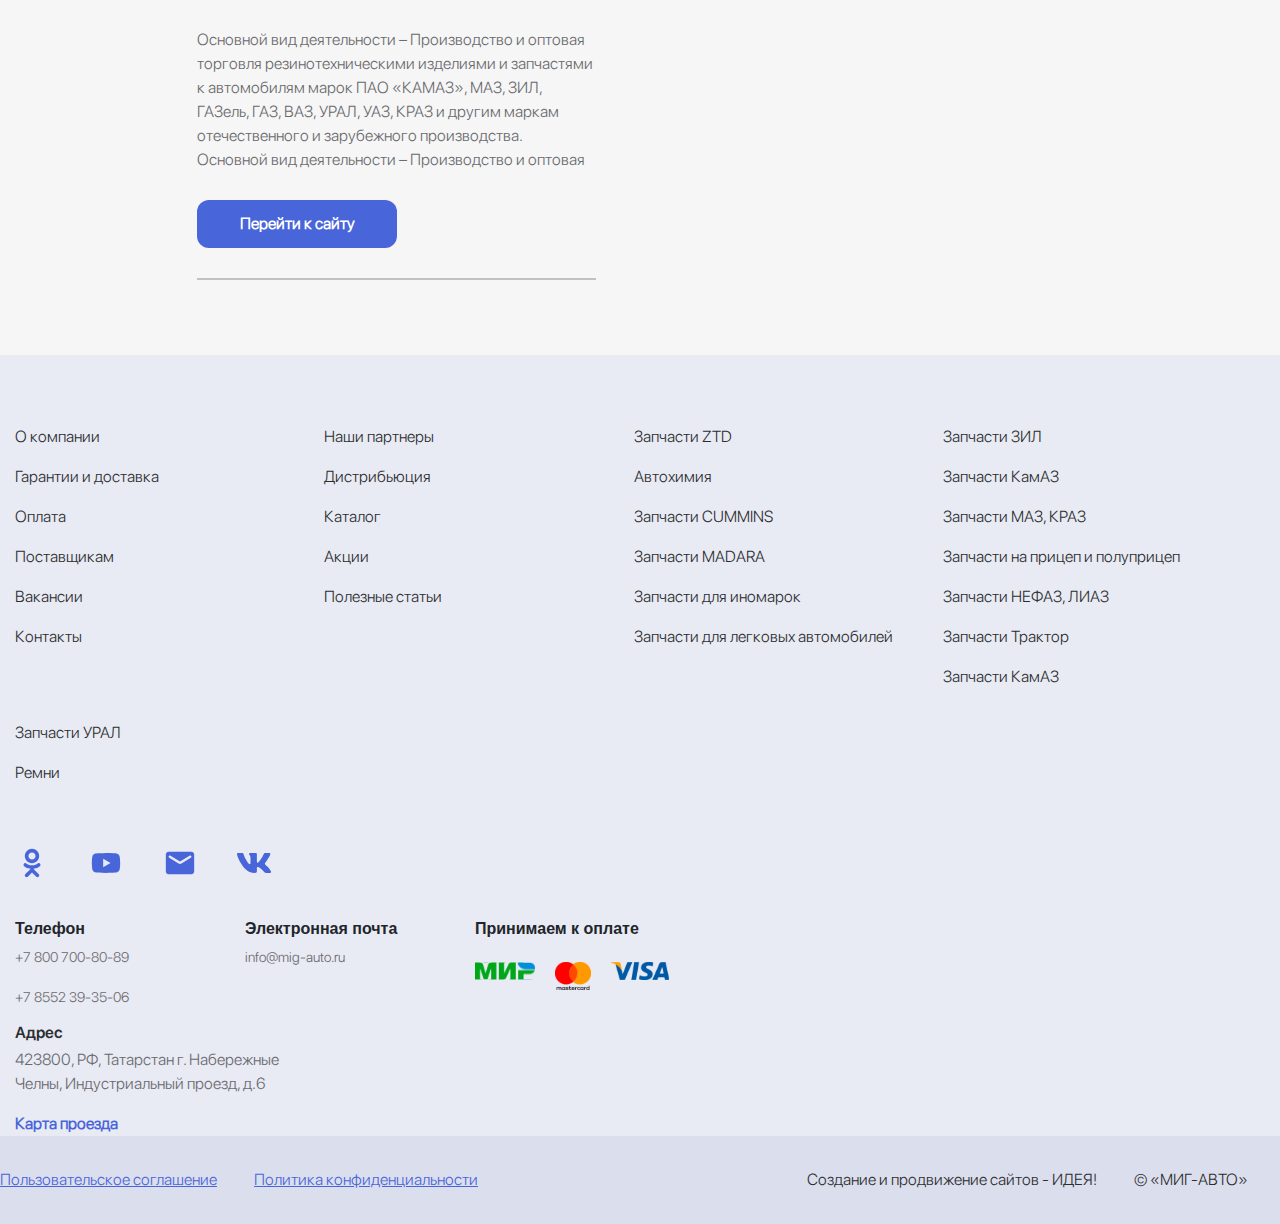
<file: partners.html>
<!DOCTYPE html>
<html lang="en">
  <head>
    <meta charset="UTF-8" />
    <meta name="viewport" content="width=device-width, initial-scale=1.0" />

    <link href="./bootstrap/css/bootstrap.min.css" rel="stylesheet" />
    <link rel="stylesheet" href="./assets/styles/style.css" />
    <link rel="stylesheet" href="./Lib/swiper8/swiper-bundle.min.css" />
    <script defer src="./main.js"></script>
    <title>Партнеры</title>
  </head>
  <body>
    <div class="wrapper">
      <div class="burger">
        <div class="header_container">
          <div class="nav">
            <ul class="info">
              <li class="info_1">Каталог</li>
              <li class="info_2">О компании</li>
              <li class="info_3">Покупателям</li>
              <li class="info_4">Поставщикам</li>
              <li>Контакты</li>
              <button class="download_btn">
                <a href="#">Скачать прайс</a>
              </button>
            </ul>
            <ul class="contacts">
              <li>8 800 700-80-89</li>
              <li class="contacts_2">8 8552 39-35-06</li>
              <li class="contacts_3">info@mig-auto.ru</li>
            </ul>
          </div>
        </div>
      </div>
      <div class="header">
        <div class="header_container">
          <button class="download_btn"><a href="#">Скачать прайс</a></button>

          <div class="nav">
            <ul class="info">
              <li class="info_1"><a href="#">Каталог</a></li>
              <li class="info_2"><a href="./aboutUs.html">О компании</a></li>
              <li class="info_3"><a href="#">Покупателям</a></li>
              <li class="info_4"><a href="./suppliers.html">Поставщикам</a></li>
              <li><a href="#">Контакты</a></li>
              <a href="#"><img src="./assets/ri_whatsapp-fill.svg" alt="" /></a>
              <a href="#"
                ><img src="./assets/ic_baseline-telegram.svg" alt=""
              /></a>
            </ul>
            <ul class="contacts">
              <li>+7 800 700-80-89</li>
              <li class="contacts_2">+7 8552 39-35-06</li>
              <li class="contacts_3">info@mig-auto.ru</li>
            </ul>
          </div>
        </div>
      </div>
      <div class="header_search">
        <div class="header_search_container">
          <img src="./assets/Mask group.svg" alt="" />
          <button class="catalog_btn butn">
            <img src="./assets/list-dot.svg" alt="" /><a class="link"
              >Каталог</a
            >
          </button>
          <input
            class="search_input"
            placeholder="Поиск по сайту"
            type="text"
          />

          <img
            class="input_icon_mobile"
            src="./assets/charm_search-black.svg"
            alt=""
          />
          <img
            class="catalog_dropdown-btn"
            src="./assets/list-dot-black.svg"
            alt=""
            id="burgerOpenBtn"
          />
          <div class="nav_icons">
            <div class="icon_container">
              <img class="cart_img" src="./assets/cart-02.svg" alt="" />
              <div>
                <p>Корзина</p>
              </div>
            </div>

            <div class="icon_container_middle">
              <img
                class="star_img"
                src="./assets/solar_star-line-duotone.svg"
                alt=""
              />
              <div>
                <p>Избранное</p>
              </div>
            </div>

            <div class="icon_container">
              <img
                class="profile_img"
                src="./assets/line-md_account.svg"
                alt=""
              />
              <div>
                <p>Аккаунт</p>
              </div>
            </div>
          </div>
        </div>
      </div>
      <!-- Контент -->
      <div class="content">
        <h1 class="title title-partners">Партнеры</h1>
        <div class="parners_wrapper">
          <div class="partner_card">
            <img src="./assets/img/AboutUs/brand1.png" alt="" />
            <h3 class="title title_partner_card">Камский моторный завод</h3>
            <p>
              Лидер российского рынка поршневых групп для двигателей грузовых
              автомобилей. Основан в 1999 году как предприятие по производству
              цилиндропоршневых групп (ЦПГ) к двигателям большой мощности.
            </p>
            <a class="about-btn" href="#">Перейти к сайту</a>
            <hr>
          </div>

          

          <div class="partner_card">
            <img src="./assets/img/AboutUs/brand2.png" alt="" />
            <h3 class="title title_partner_card">КАМРТИ</h3>
            <p>
              Основной вид деятельности – Производство и оптовая торговля
              резинотехническими изделиями и запчастями к автомобилям марок ПАО
              «КАМАЗ», МАЗ, ЗИЛ, ГАЗель, ГАЗ, ВАЗ, УРАЛ, УАЗ, КРАЗ и другим
              маркам отечественного и зарубежного производства. Основной вид
              деятельности – Производство и оптовая торговля резинотехническими
              изделиями и запчастями к автомобилям марок ПАО «КАМАЗ», МАЗ, ЗИЛ,
              ГАЗель, ГАЗ, ВАЗ, УРАЛ, УАЗ, КРАЗ и другим маркам отечественного и
              зарубежного производства.
            </p>
            <a class="about-btn" href="#">Перейти к сайту</a>
            <hr>
          </div>
          <div class="partner_card">
            <img src="./assets/img/AboutUs/brand2.png" alt="" />
            <h3 class="title title_partner_card">КАМРТИ</h3>
            <p>
              Основной вид деятельности – Производство и оптовая торговля
              резинотехническими изделиями и запчастями к автомобилям марок ПАО
              «КАМАЗ», МАЗ, ЗИЛ, ГАЗель, ГАЗ, ВАЗ, УРАЛ, УАЗ, КРАЗ и другим
              маркам отечественного и зарубежного производства. Основной вид
              деятельности – Производство и оптовая торговля резинотехническими
              изделиями и запчастями к автомобилям марок ПАО «КАМАЗ», МАЗ, ЗИЛ,
              ГАЗель, ГАЗ, ВАЗ, УРАЛ, УАЗ, КРАЗ и другим маркам отечественного и
              зарубежного производства.
            </p>
            <a class="about-btn" href="#">Перейти к сайту</a>
            <hr>
          </div>
          <div class="partner_card">
            <img src="./assets/img/AboutUs/brand2.png" alt="" />
            <h3 class="title title_partner_card">КАМРТИ</h3>
            <p>
              Основной вид деятельности – Производство и оптовая торговля
              резинотехническими изделиями и запчастями к автомобилям марок ПАО
              «КАМАЗ», МАЗ, ЗИЛ, ГАЗель, ГАЗ, ВАЗ, УРАЛ, УАЗ, КРАЗ и другим
              маркам отечественного и зарубежного производства. Основной вид
              деятельности – Производство и оптовая торговля резинотехническими
              изделиями и запчастями к автомобилям марок ПАО «КАМАЗ», МАЗ, ЗИЛ,
              ГАЗель, ГАЗ, ВАЗ, УРАЛ, УАЗ, КРАЗ и другим маркам отечественного и
              зарубежного производства.
            </p>
            <a class="about-btn" href="#">Перейти к сайту</a>
            <hr>
          </div>
          <div class="partner_card">
            <img src="./assets/img/AboutUs/brand2.png" alt="" />
            <h3 class="title title_partner_card">КАМРТИ</h3>
            <p>
              Основной вид деятельности – Производство и оптовая торговля
              резинотехническими изделиями и запчастями к автомобилям марок ПАО
              «КАМАЗ», МАЗ, ЗИЛ, ГАЗель, ГАЗ, ВАЗ, УРАЛ, УАЗ, КРАЗ и другим
              маркам отечественного и зарубежного производства. Основной вид
              деятельности – Производство и оптовая торговля резинотехническими
              изделиями и запчастями к автомобилям марок ПАО «КАМАЗ», МАЗ, ЗИЛ,
              ГАЗель, ГАЗ, ВАЗ, УРАЛ, УАЗ, КРАЗ и другим маркам отечественного и
              зарубежного производства.
            </p>
            <a class="about-btn" href="#">Перейти к сайту</a>
            <hr>
          </div>
        </div>
      </div>
      <!-- Контент -->

      <div class="footer">
        <div class="footer_wrapper">
          <div class="section">
            <ul>
              <li><a href="#">О компании</a></li>
              <li><a href="#">Гарантии и доставка</a></li>
              <li><a href="#">Оплата</a></li>
              <li><a href="#">Поставщикам</a></li>
              <li><a href="#">Вакансии</a></li>
              <li><a href="#">Контакты</a></li>
            </ul>
            <ul>
              <li><a href="#">Наши партнеры</a></li>
              <li><a href="">Дистрибьюция</a></li>
              <li><a href="#">Каталог</a></li>
              <li><a href="#">Акции</a></li>
              <li><a href="#">Полезные статьи</a></li>
            </ul>
            <ul class="details">
              <li><a href="#">Запчасти ZTD</a></li>
              <li><a href="#">Автохимия</a></li>
              <li><a href="#">Запчасти CUMMINS</a></li>
              <li><a href="#">Запчасти MADARA</a></li>
              <li><a href="#">Запчасти для иномарок</a></li>
              <li><a href="#">Запчасти для легковых автомобилей</a></li>
            </ul>
            <ul class="details">
              <li><a href="#">Запчасти ЗИЛ</a></li>
              <li><a href="#">Запчасти КамАЗ</a></li>
              <li><a href="#">Запчасти МАЗ, КРАЗ</a></li>
              <li><a href="#">Запчасти на прицеп и полуприцеп</a></li>
              <li><a href="#">Запчасти НЕФАЗ, ЛИАЗ</a></li>
              <li><a href="#">Запчасти Трактор</a></li>
              <li><a href="#">Запчасти КамАЗ</a></li>
            </ul>
            <ul class="details">
              <li><a href="#">Запчасти УРАЛ</a></li>
              <li><a href="#">Ремни</a></li>
            </ul>
          </div>

          <div class="section_last">
            <div class="social_items_mobile">
              <img src="./assets/mdi_odnoklassniki.svg" alt="" />
              <img src="./assets/mdi_youtube.svg" alt="" />
              <img src="./assets/ic_round-mail.svg" alt="" />
              <img src="./assets/akar-icons_vk-fill.svg" alt="" />
            </div>
            <div class="contacts_wrapper">
              <div class="footer_contacts">
                <div class="footer_phone">
                  <h5>Телефон</h5>
                  <ul>
                    <li>+7 800 700-80-89</li>
                    <li>+7 8552 39-35-06</li>
                  </ul>
                </div>
                <div class="footer_email">
                  <h5>Электронная почта</h5>
                  <ul>
                    <li>info@mig-auto.ru</li>
                  </ul>
                </div>
                <div class="footer_pay">
                  <h5>Принимаем к оплате</h5>
                  <ul>
                    <li><img src="./assets/mir.svg" alt="" /></li>
                    <li><img src="./assets/master.svg" alt="" /></li>
                    <li><img src="./assets/visa.svg" alt="" /></li>
                  </ul>
                </div>
              </div>
              <div class="footer_adres">
                <h5>Адрес</h5>
                <ul>
                  <li>
                    423800, РФ, Татарстан г. Набережные Челны, Индустриальный
                    проезд, д.6
                  </li>
                </ul>
                <a class="link" href="#">Карта проезда</a>
              </div>

              <div class="section_social">
                <ul class="social_items">
                  <li>
                    <img
                      src="./assets/mdi_odnoklassniki.svg"
                      alt=""
                    />Одноклассники
                  </li>
                  <li><img src="./assets/mdi_youtube.svg" alt="" />Канал</li>
                  <li><img src="./assets/ic_round-mail.svg" alt="" />Почта</li>
                  <li>
                    <img
                      src="./assets/akar-icons_vk-fill.svg"
                      alt=""
                    />ВКонтакте
                  </li>
                </ul>
              </div>
            </div>

            <!-- <div class="section_last">
            <ul>
              <li>Запчасти CUMMINS</li>
              <li>Запчасти MADARA</li>
              <li>Запчасти для легковых автомобилей</li>
              <li>Запчасти ЗИЛ</li>
              <li>Запчасти КамАЗ</li>
            </ul>
          </div> -->
          </div>
        </div>
      </div>

      <div class="navbar_mobile">
        <div class="nav_icons_mobile">
          <div class="icon_container">
            <img
              class="star_img"
              src="./assets/list-dot-black.svg"
              alt=""
            />
            <div>
              <p>Каталог</p>
            </div>
          </div>
          <div class="icon_container">
            <img
              class="star_img"
              src="./assets/solar_star-line-duotone.svg"
              alt=""
            />
            <div>
              <p>Избранное</p>
            </div>
          </div>

          <div class="icon_container_middle">
            <img class="cart_img" src="./assets/cart-02.svg" alt="" />
            <div>
              <p>Корзина</p>
            </div>
          </div>

          <div class="icon_container">
            <img
              class="profile_img"
              src="./assets/line-md_account.svg"
              alt=""
            />
            <div>
              <p>Аккаунт</p>
            </div>
          </div>
        </div>
      </div>

      <div class="footer_mobile">
        <div class="footer_m_wrapper">
          <div class="section_nav_mobile">
            <ul>
              <li>О компании</li>
              <li>Гарантии и доставка</li>
              <li>Оплата</li>
              <li>Поставщикам</li>
              <li>Вакансии</li>
              <li>Контакты</li>
            </ul>
            <ul>
              <li>Наши партнеры</li>
              <li>Дистрибьюция</li>
              <li>Каталог</li>
              <li>Акции</li>
              <li>Полезные статьи</li>
            </ul>
          </div>
          <div class="section_products_mobile">
            <ul>
              <li>Запчасти ZTD</li>
              <li>Автохимия</li>
              <li>Запчасти CUMMINS</li>
              <li>Запчасти MADARA</li>
              <li>Запчасти для иномарок</li>
              <li>Запчасти для легковых автомобилей</li>
              <li>Запчасти ЗИЛ</li>
              <li>Запчасти КамАЗ</li>
              <li>Запчасти МАЗ, КРАЗ</li>
              <li>Запчасти на прицеп и полуприцеп</li>
              <li>Запчасти НЕФАЗ, ЛИАЗ</li>
              <li>Запчасти Трактор</li>
              <li>Запчасти УРАЛ</li>
              <li>Ремни</li>
            </ul>
          </div>
        </div>
        <div class="social_items_mobile">
          <img src="./assets/mdi_odnoklassniki.svg" alt="" />
          <img src="./assets/mdi_youtube.svg" alt="" />
          <img src="./assets/ic_round-mail.svg" alt="" />
          <img src="./assets/akar-icons_vk-fill.svg" alt="" />
        </div>
        <div class="footer-m-email-phone">
          <div class="footer_phone">
            <h5>Телефон</h5>
            <ul>
              <li>+7 800 700-80-89</li>
              <li>+7 8552 39-35-06</li>
            </ul>
          </div>
          <div class="footer_email">
            <h5>Электронная Почта</h5>
            <ul>
              <li>info@mig-auto.ru</li>
            </ul>
          </div>
        </div>

        <div class="footer_pay">
          <h5>Принимаем к оплате</h5>
          <ul>
            <li><img src="./assets/mir.svg" alt="" /></li>
            <li><img src="./assets/master.svg" alt="" /></li>
            <li><img src="./assets/visa.svg" alt="" /></li>
          </ul>
        </div>
        <div class="footer_adres">
          <h5>Адрес</h5>
          <ul>
            <li>
              423800, РФ, Татарстан г. Набережные Челны, Индустриальный проезд,
              д.6
            </li>
          </ul>
          <a class="link" href="#">Карта проезда</a>
        </div>
      </div>

      <div class="IDEA">
        <div class="IDEA_content">
          <div class="politics">
            <a href="#">Пользовательское соглашение</a>
            <a href="#">Политика конфиденциальности</a>
          </div>
          <div>
            <a>Создание и продвижение сайтов - ИДЕЯ!</a>
            <a>© «МИГ-АВТО»</a>
          </div>

          
        </div>
      </div>
    </div>

    <!-- <script src="/bootstrap/js/bootstrap.bundle.min.js"></script> -->
    <script src="./Lib/swiper8/swiper-bundle.min.js"></script>
    <script src="./swiper.js"></script>
  </body>
</html>
</file>
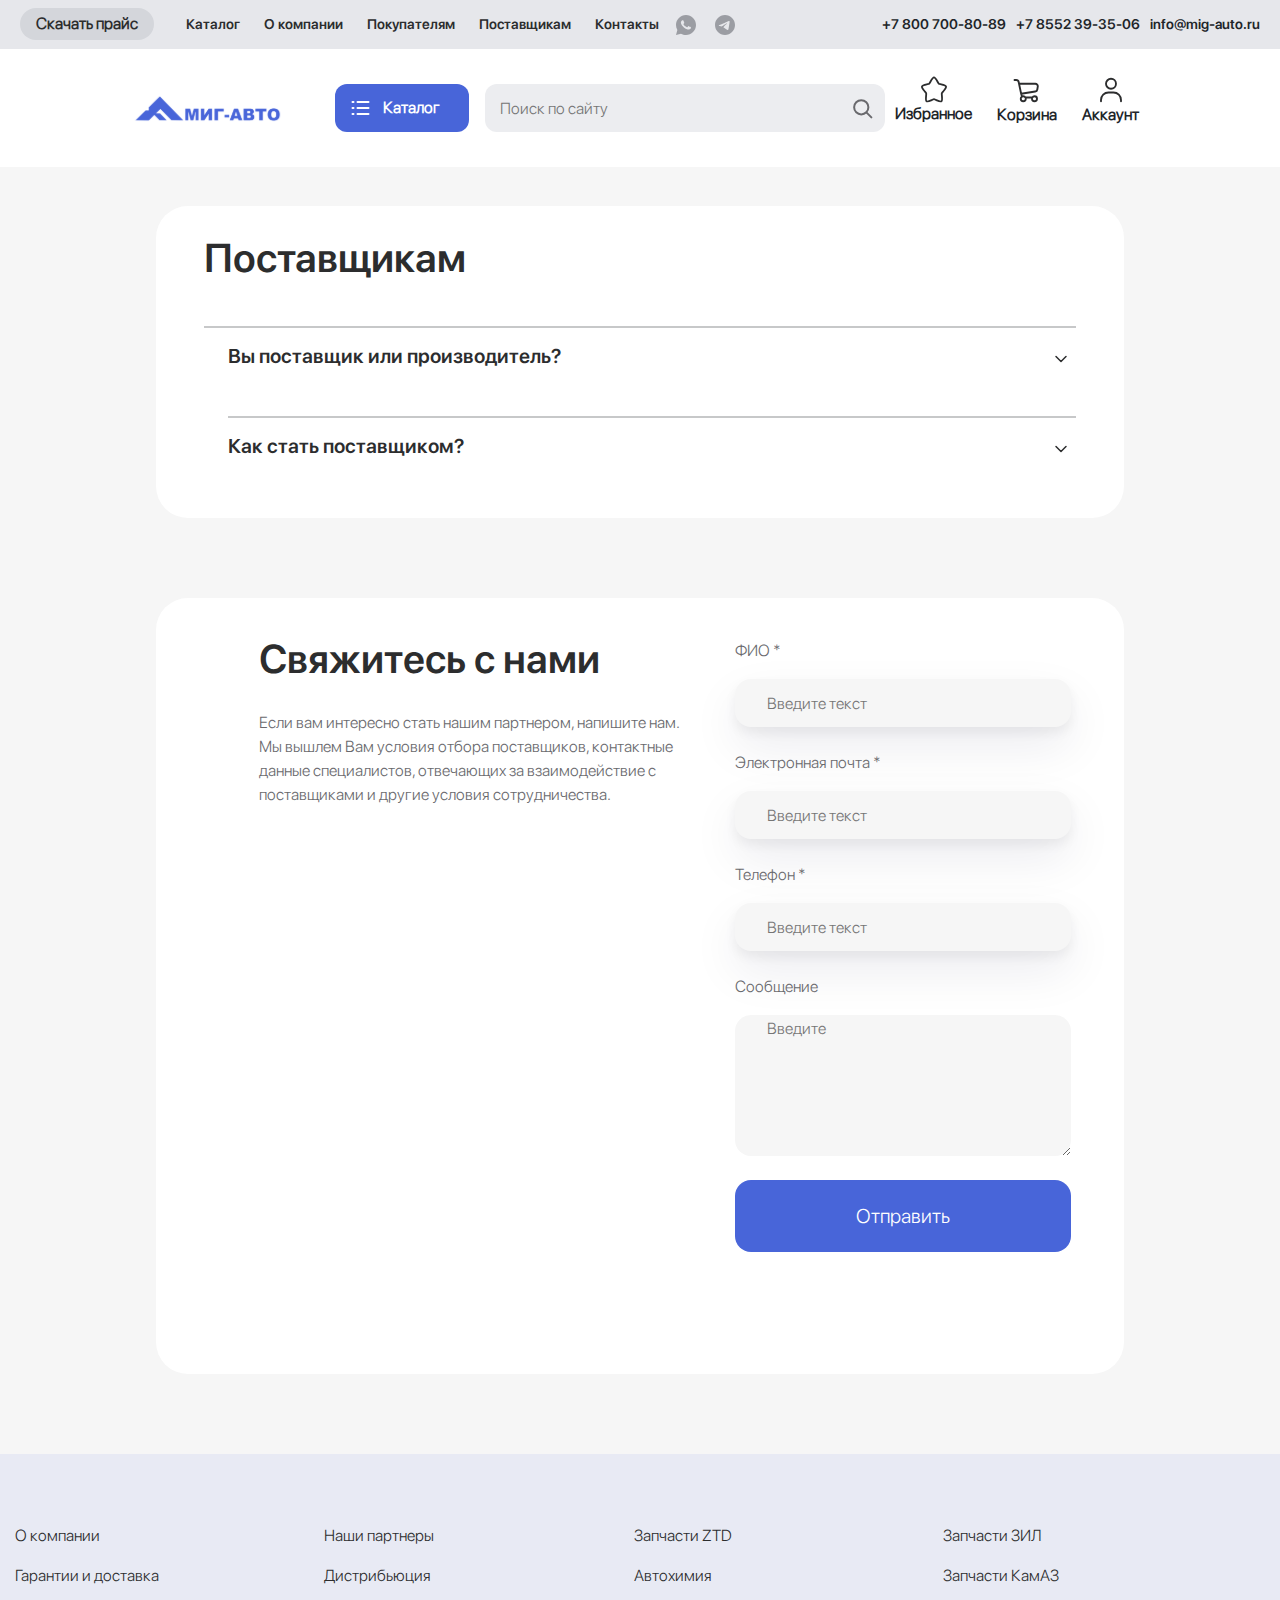
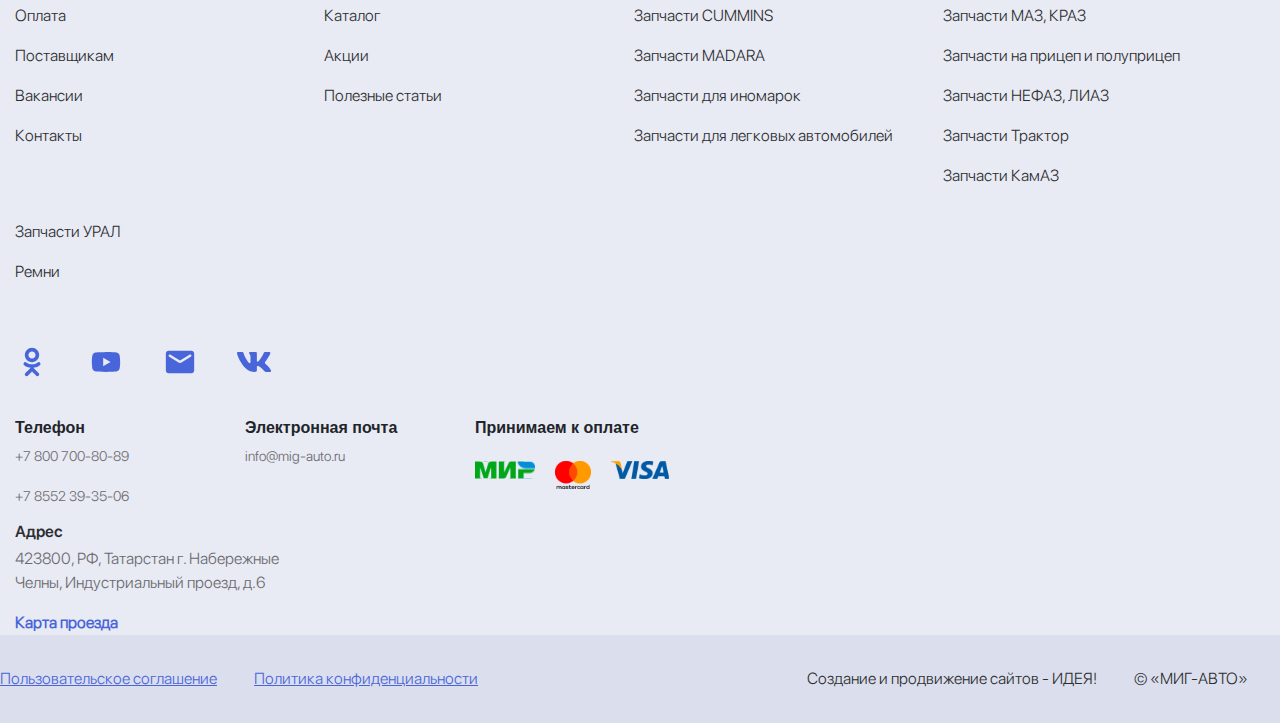
<file: suppliers.html>
<!DOCTYPE html>
<html lang="en">
  <head>
    <meta charset="UTF-8" />
    <meta name="viewport" content="width=device-width, initial-scale=1.0" />

    <link href="./bootstrap/css/bootstrap.min.css" rel="stylesheet" />
    <link rel="stylesheet" href="./assets/styles/style.css" />
    <link rel="stylesheet" href="./Lib/swiper8/swiper-bundle.min.css" />
    <script defer src="./main.js"></script>
    <title>Поставщики</title>
  </head>
  <body>
    <div class="wrapper">
      <div class="burger">
        <div class="header_container">
          <div class="nav">
            <ul class="info">
              <li class="info_1">Каталог</li>
              <li class="info_2">О компании</li>
              <li class="info_3">Покупателям</li>
              <li class="info_4">Поставщикам</li>
              <li>Контакты</li>
              <button class="download_btn">
                <a href="#">Скачать прайс</a>
              </button>
            </ul>
            <ul class="contacts">
              <li>8 800 700-80-89</li>
              <li class="contacts_2">8 8552 39-35-06</li>
              <li class="contacts_3">info@mig-auto.ru</li>
            </ul>
          </div>
        </div>
      </div>
      <div class="header">
        <div class="header_container">
          <button class="download_btn"><a href="#">Скачать прайс</a></button>

          <div class="nav">
            <ul class="info">
              <li class="info_1"><a href="#">Каталог</a></li>
              <li class="info_2"><a href="./aboutUs.html">О компании</a></li>
              <li class="info_3"><a href="#">Покупателям</a></li>
              <li class="info_4"><a href="./suppliers.html">Поставщикам</a></li>
              <li><a href="#">Контакты</a></li>
              <a href="#"><img src="./assets/ri_whatsapp-fill.svg" alt="" /></a>
              <a href="#"
                ><img src="./assets/ic_baseline-telegram.svg" alt=""
              /></a>
            </ul>
            <ul class="contacts">
              <li>+7 800 700-80-89</li>
              <li class="contacts_2">+7 8552 39-35-06</li>
              <li class="contacts_3">info@mig-auto.ru</li>
            </ul>
          </div>
        </div>
      </div>
      <div class="header_search">
        <div class="header_search_container">
          <img src="./assets/Mask group.svg" alt="" />
          <button class="catalog_btn butn">
            <img src="./assets/list-dot.svg" alt="" /><a class="link"
              >Каталог</a
            >
          </button>
          <input
            class="search_input"
            placeholder="Поиск по сайту"
            type="text"
          />

          <img
            class="input_icon_mobile"
            src="./assets/charm_search-black.svg"
            alt=""
          />
          <img
            class="catalog_dropdown-btn"
            src="./assets/list-dot-black.svg"
            alt=""
            id="burgerOpenBtn"
          />
          <div class="nav_icons">
            <div class="icon_container">
              <img
                class="star_img"
                src="./assets/solar_star-line-duotone.svg"
                alt=""
              />
              <div>
                <p>Избранное</p>
              </div>
            </div>

            <div class="icon_container_middle">
              <img class="cart_img" src="./assets/cart-02.svg" alt="" />
              <div>
                <p>Корзина</p>
              </div>
            </div>

            <div class="icon_container">
              <img
                class="profile_img"
                src="./assets/line-md_account.svg"
                alt=""
              />
              <div>
                <p>Аккаунт</p>
              </div>
            </div>
          </div>
        </div>
      </div>
      <!-- Контент -->
      <div class="content container">
        <div class="suppliers_text col-12">
          <h1 class="title">Поставщикам</h1>
          <hr />
          <div class="suppliers_info">
            <div class="supp_description">
              <h6>
                Вы поставщик или производитель?
                <img
                  src="./assets/suppliers-arrow.svg"
                  alt=""
                  class="text_show shown"
                />
              </h6>
              <p class="supple-or-creator-text">
                Наша компания заинтересована в максимальном расширении
                сотрудничества и всегда готова рассматривать новые предложения о
                взаимодействии с поставщиками и производителями. Заботясь о
                своих покупателях, мы стремимся вводить в ассортимент новые
                товары наилучшего качества, а также гарантировать своим клиентам
                цены на рыночном уровне.
              </p>
              <hr />
              <h6>
                Как стать поставщиком?<img
                  src="./assets/suppliers-arrow.svg"
                  alt=""
                  class="text_show shown"
                />
              </h6>
              <p class="how-to-become-supplier-text">
                Чтобы стать поставщиками нашей компании, партнёрам необходимо
                быть зарегистрированными в качестве юридического лица либо
                индивидуального предпринимателя.
              </p>
            </div>
          </div>
        </div>

        <div class="call_us">
          <div class="call_us_description">
            <h1 class="title">Свяжитесь с нами</h1>
            <p>
              Если вам интересно стать нашим партнером, напишите нам. Мы вышлем
              Вам условия отбора поставщиков, контактные данные специалистов,
              отвечающих за взаимодействие с поставщиками и другие условия
              сотрудничества.
            </p>
          </div>

          <div class="subscribe_form call_us">
            <p>ФИО<span> *</span></p>
            <input placeholder="Введите текст" type="text" />
            <p>Электронная почта<span> *</span></p>
            <input placeholder="Введите текст" type="text" />
            <p>Телефон<span> *</span></p>
            <input placeholder="Введите текст" type="text" />
            <p>Сообщение</p>
            <!-- <input class="last-input" placeholder="Введите" type="text" /> -->
            <textarea placeholder="Введите"></textarea>
            <button>Отправить</button>
          </div>
        </div>
      </div>
      <!-- Контент -->
      <div class="footer">
        <div class="footer_wrapper">
          <div class="section">
            <ul>
              <li><a href="#">О компании</a></li>
              <li><a href="#">Гарантии и доставка</a></li>
              <li><a href="#">Оплата</a></li>
              <li><a href="#">Поставщикам</a></li>
              <li><a href="#">Вакансии</a></li>
              <li><a href="#">Контакты</a></li>
            </ul>
            <ul>
              <li><a href="#">Наши партнеры</a></li>
              <li><a href="">Дистрибьюция</a></li>
              <li><a href="#">Каталог</a></li>
              <li><a href="#">Акции</a></li>
              <li><a href="#">Полезные статьи</a></li>
            </ul>
            <ul class="details">
              <li><a href="#">Запчасти ZTD</a></li>
              <li><a href="#">Автохимия</a></li>
              <li><a href="#">Запчасти CUMMINS</a></li>
              <li><a href="#">Запчасти MADARA</a></li>
              <li><a href="#">Запчасти для иномарок</a></li>
              <li><a href="#">Запчасти для легковых автомобилей</a></li>
            </ul>
            <ul class="details">
              <li><a href="#">Запчасти ЗИЛ</a></li>
              <li><a href="#">Запчасти КамАЗ</a></li>
              <li><a href="#">Запчасти МАЗ, КРАЗ</a></li>
              <li><a href="#">Запчасти на прицеп и полуприцеп</a></li>
              <li><a href="#">Запчасти НЕФАЗ, ЛИАЗ</a></li>
              <li><a href="#">Запчасти Трактор</a></li>
              <li><a href="#">Запчасти КамАЗ</a></li>
            </ul>
            <ul class="details">
              <li><a href="#">Запчасти УРАЛ</a></li>
              <li><a href="#">Ремни</a></li>
            </ul>
          </div>

          <div class="section_last">
            <div class="social_items_mobile">
              <img src="./assets/mdi_odnoklassniki.svg" alt="" />
              <img src="./assets/mdi_youtube.svg" alt="" />
              <img src="./assets/ic_round-mail.svg" alt="" />
              <img src="./assets/akar-icons_vk-fill.svg" alt="" />
            </div>
            <div class="contacts_wrapper">
              <div class="footer_contacts">
                <div class="footer_phone">
                  <h5>Телефон</h5>
                  <ul>
                    <li>+7 800 700-80-89</li>
                    <li>+7 8552 39-35-06</li>
                  </ul>
                </div>
                <div class="footer_email">
                  <h5>Электронная почта</h5>
                  <ul>
                    <li>info@mig-auto.ru</li>
                  </ul>
                </div>
                <div class="footer_pay">
                  <h5>Принимаем к оплате</h5>
                  <ul>
                    <li><img src="./assets/mir.svg" alt="" /></li>
                    <li><img src="./assets/master.svg" alt="" /></li>
                    <li><img src="./assets/visa.svg" alt="" /></li>
                  </ul>
                </div>
              </div>
              <div class="footer_adres">
                <h5>Адрес</h5>
                <ul>
                  <li>
                    423800, РФ, Татарстан г. Набережные Челны, Индустриальный
                    проезд, д.6
                  </li>
                </ul>
                <a class="link" href="#">Карта проезда</a>
              </div>

              <div class="section_social">
                <ul class="social_items">
                  <li>
                    <img
                      src="./assets/mdi_odnoklassniki.svg"
                      alt=""
                    />Одноклассники
                  </li>
                  <li><img src="./assets/mdi_youtube.svg" alt="" />Канал</li>
                  <li><img src="./assets/ic_round-mail.svg" alt="" />Почта</li>
                  <li>
                    <img
                      src="./assets/akar-icons_vk-fill.svg"
                      alt=""
                    />ВКонтакте
                  </li>
                </ul>
              </div>
            </div>

            <!-- <div class="section_last">
            <ul>
              <li>Запчасти CUMMINS</li>
              <li>Запчасти MADARA</li>
              <li>Запчасти для легковых автомобилей</li>
              <li>Запчасти ЗИЛ</li>
              <li>Запчасти КамАЗ</li>
            </ul>
          </div> -->
          </div>
        </div>
      </div>

      <div class="navbar_mobile">
        <div class="nav_icons_mobile">
          <div class="icon_container">
            <img
              class="star_img"
              src="./assets/list-dot-black.svg"
              alt=""
            />
            <div>
              <p>Каталог</p>
            </div>
          </div>
          <div class="icon_container">
            <img
              class="star_img"
              src="./assets/solar_star-line-duotone.svg"
              alt=""
            />
            <div>
              <p>Избранное</p>
            </div>
          </div>

          <div class="icon_container_middle">
            <img class="cart_img" src="./assets/cart-02.svg" alt="" />
            <div>
              <p>Корзина</p>
            </div>
          </div>

          <div class="icon_container">
            <img
              class="profile_img"
              src="./assets/line-md_account.svg"
              alt=""
            />
            <div>
              <p>Аккаунт</p>
            </div>
          </div>
        </div>
      </div>

      <div class="footer_mobile">
        <div class="footer_m_wrapper">
          <div class="section_nav_mobile">
            <ul>
              <li>О компании</li>
              <li>Гарантии и доставка</li>
              <li>Оплата</li>
              <li>Поставщикам</li>
              <li>Вакансии</li>
              <li>Контакты</li>
            </ul>
            <ul>
              <li>Наши партнеры</li>
              <li>Дистрибьюция</li>
              <li>Каталог</li>
              <li>Акции</li>
              <li>Полезные статьи</li>
            </ul>
          </div>
          <div class="section_products_mobile">
            <ul>
              <li>Запчасти ZTD</li>
              <li>Автохимия</li>
              <li>Запчасти CUMMINS</li>
              <li>Запчасти MADARA</li>
              <li>Запчасти для иномарок</li>
              <li>Запчасти для легковых автомобилей</li>
              <li>Запчасти ЗИЛ</li>
              <li>Запчасти КамАЗ</li>
              <li>Запчасти МАЗ, КРАЗ</li>
              <li>Запчасти на прицеп и полуприцеп</li>
              <li>Запчасти НЕФАЗ, ЛИАЗ</li>
              <li>Запчасти Трактор</li>
              <li>Запчасти УРАЛ</li>
              <li>Ремни</li>
            </ul>
          </div>
        </div>
        <div class="social_items_mobile">
          <img src="./assets/mdi_odnoklassniki.svg" alt="" />
          <img src="./assets/mdi_youtube.svg" alt="" />
          <img src="./assets/ic_round-mail.svg" alt="" />
          <img src="./assets/akar-icons_vk-fill.svg" alt="" />
        </div>
        <div class="footer-m-email-phone">
          <div class="footer_phone">
            <h5>Телефон</h5>
            <ul>
              <li>+7 800 700-80-89</li>
              <li>+7 8552 39-35-06</li>
            </ul>
          </div>
          <div class="footer_email">
            <h5>Электронная Почта</h5>
            <ul>
              <li>info@mig-auto.ru</li>
            </ul>
          </div>
        </div>

        <div class="footer_pay">
          <h5>Принимаем к оплате</h5>
          <ul>
            <li><img src="./assets/mir.svg" alt="" /></li>
            <li><img src="./assets/master.svg" alt="" /></li>
            <li><img src="./assets/visa.svg" alt="" /></li>
          </ul>
        </div>
        <div class="footer_adres">
          <h5>Адрес</h5>
          <ul>
            <li>
              423800, РФ, Татарстан г. Набережные Челны, Индустриальный проезд,
              д.6
            </li>
          </ul>
          <a class="link" href="#">Карта проезда</a>
        </div>
      </div>

      <div class="IDEA">
        <div class="IDEA_content">
          <div class="politics">
            <a href="#">Пользовательское соглашение</a>
            <a href="#">Политика конфиденциальности</a>
          </div>
          <div>
            <a>Создание и продвижение сайтов - ИДЕЯ!</a>
            <a>© «МИГ-АВТО»</a>
          </div>

          
        </div>
      </div>
    </div>
    <script src="./Lib/swiper8/swiper-bundle.min.js"></script>
    <script src="./swiper.js"></script>
  </body>
</html>
</file>
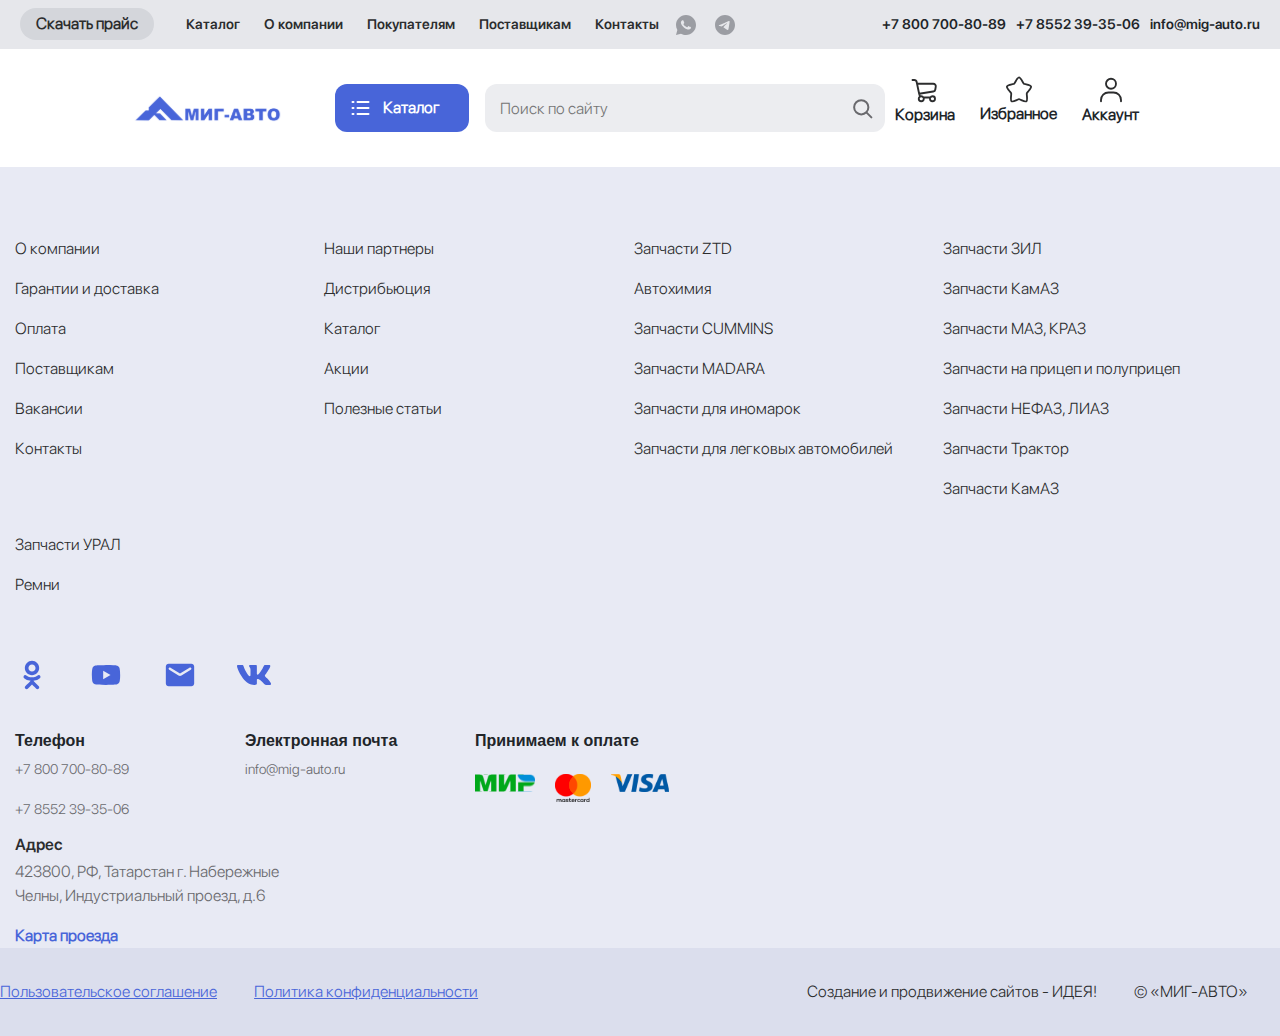
<file: Template.html>
<!DOCTYPE html>
<html lang="en">
  <head>
    <meta charset="UTF-8" />
    <meta name="viewport" content="width=device-width, initial-scale=1.0" />

    <link href="./bootstrap/css/bootstrap.min.css" rel="stylesheet" />
    <link rel="stylesheet" href="./assets/styles/style.css" />
    <link rel="stylesheet" href="./Lib/swiper8/swiper-bundle.min.css" />
    <script defer src="./main.js"></script>
    <title>Главная</title>
  </head>
  <body>
    <div class="wrapper">
      <div class="burger">
        <div class="header_container">
          <div class="nav">
            <ul class="info">
              <li class="info_1">Каталог</li>
              <li class="info_2">О компании</li>
              <li class="info_3">Покупателям</li>
              <li class="info_4">Поставщикам</li>
              <li>Контакты</li>
              <button class="download_btn">
                <a href="#">Скачать прайс</a>
              </button>
            </ul>
            <ul class="contacts">
              <li>8 800 700-80-89</li>
              <li class="contacts_2">8 8552 39-35-06</li>
              <li class="contacts_3">info@mig-auto.ru</li>
            </ul>
          </div>
        </div>
      </div>
      <div class="header">
        <div class="header_container">
          <button class="download_btn"><a href="#">Скачать прайс</a></button>

          <div class="nav">
            <ul class="info">
              <li class="info_1"><a href="#">Каталог</a></li>
              <li class="info_2"><a href="./aboutUs.html">О компании</a></li>
              <li class="info_3"><a href="#">Покупателям</a></li>
              <li class="info_4"><a href="./suppliers.html">Поставщикам</a></li>
              <li><a href="#">Контакты</a></li>
              <a href="#"><img src="./assets/ri_whatsapp-fill.svg" alt="" /></a>
              <a href="#"
                ><img src="./assets/ic_baseline-telegram.svg" alt=""
              /></a>
            </ul>
            <ul class="contacts">
              <li>+7 800 700-80-89</li>
              <li class="contacts_2">+7 8552 39-35-06</li>
              <li class="contacts_3">info@mig-auto.ru</li>
            </ul>
          </div>
        </div>
      </div>
      <div class="header_search">
        <div class="header_search_container">
          <img src="./assets/Mask group.svg" alt="" />
          <button class="catalog_btn butn">
            <img src="./assets/list-dot.svg" alt="" /><a class="link"
              >Каталог</a
            >
          </button>
          <input
            class="search_input"
            placeholder="Поиск по сайту"
            type="text"
          />

          <img
            class="input_icon_mobile"
            src="./assets/charm_search-black.svg"
            alt=""
          />
          <img
            class="catalog_dropdown-btn"
            src="./assets/list-dot-black.svg"
            alt=""
            id="burgerOpenBtn"
          />
          <div class="nav_icons">
            <div class="icon_container">
              <img class="cart_img" src="./assets/cart-02.svg" alt="" />
              <div>
                <p>Корзина</p>
              </div>
            </div>

            <div class="icon_container_middle">
              <img
                class="star_img"
                src="./assets/solar_star-line-duotone.svg"
                alt=""
              />
              <div>
                <p>Избранное</p>
              </div>
            </div>

            <div class="icon_container">
              <img
                class="profile_img"
                src="./assets/line-md_account.svg"
                alt=""
              />
              <div>
                <p>Аккаунт</p>
              </div>
            </div>
          </div>
        </div>
      </div>

      <!-- Контент -->

      <!-- Контент -->

      <div class="footer">
        <div class="footer_wrapper">
          <div class="section">
            <ul>
              <li><a href="#">О компании</a></li>
              <li><a href="#">Гарантии и доставка</a></li>
              <li><a href="#">Оплата</a></li>
              <li><a href="#">Поставщикам</a></li>
              <li><a href="#">Вакансии</a></li>
              <li><a href="#">Контакты</a></li>
            </ul>
            <ul>
              <li><a href="#">Наши партнеры</a></li>
              <li><a href="">Дистрибьюция</a></li>
              <li><a href="#">Каталог</a></li>
              <li><a href="#">Акции</a></li>
              <li><a href="#">Полезные статьи</a></li>
            </ul>
            <ul class="details">
              <li><a href="#">Запчасти ZTD</a></li>
              <li><a href="#">Автохимия</a></li>
              <li><a href="#">Запчасти CUMMINS</a></li>
              <li><a href="#">Запчасти MADARA</a></li>
              <li><a href="#">Запчасти для иномарок</a></li>
              <li><a href="#">Запчасти для легковых автомобилей</a></li>
            </ul>
            <ul class="details">
              <li><a href="#">Запчасти ЗИЛ</a></li>
              <li><a href="#">Запчасти КамАЗ</a></li>
              <li><a href="#">Запчасти МАЗ, КРАЗ</a></li>
              <li><a href="#">Запчасти на прицеп и полуприцеп</a></li>
              <li><a href="#">Запчасти НЕФАЗ, ЛИАЗ</a></li>
              <li><a href="#">Запчасти Трактор</a></li>
              <li><a href="#">Запчасти КамАЗ</a></li>
            </ul>
            <ul class="details">
              <li><a href="#">Запчасти УРАЛ</a></li>
              <li><a href="#">Ремни</a></li>
            </ul>
          </div>

          <div class="section_last">
            <div class="social_items_mobile">
              <img src="./assets/mdi_odnoklassniki.svg" alt="" />
              <img src="./assets/mdi_youtube.svg" alt="" />
              <img src="./assets/ic_round-mail.svg" alt="" />
              <img src="./assets/akar-icons_vk-fill.svg" alt="" />
            </div>
            <div class="contacts_wrapper">
              <div class="footer_contacts">
                <div class="footer_phone">
                  <h5>Телефон</h5>
                  <ul>
                    <li>+7 800 700-80-89</li>
                    <li>+7 8552 39-35-06</li>
                  </ul>
                </div>
                <div class="footer_email">
                  <h5>Электронная почта</h5>
                  <ul>
                    <li>info@mig-auto.ru</li>
                  </ul>
                </div>
                <div class="footer_pay">
                  <h5>Принимаем к оплате</h5>
                  <ul>
                    <li><img src="./assets/mir.svg" alt="" /></li>
                    <li><img src="./assets/master.svg" alt="" /></li>
                    <li><img src="./assets/visa.svg" alt="" /></li>
                  </ul>
                </div>
              </div>
              <div class="footer_adres">
                <h5>Адрес</h5>
                <ul>
                  <li>
                    423800, РФ, Татарстан г. Набережные Челны, Индустриальный
                    проезд, д.6
                  </li>
                </ul>
                <a class="link" href="#">Карта проезда</a>
              </div>

              <div class="section_social">
                <ul class="social_items">
                  <li>
                    <img
                      src="./assets/mdi_odnoklassniki.svg"
                      alt=""
                    />Одноклассники
                  </li>
                  <li><img src="./assets/mdi_youtube.svg" alt="" />Канал</li>
                  <li><img src="./assets/ic_round-mail.svg" alt="" />Почта</li>
                  <li>
                    <img
                      src="./assets/akar-icons_vk-fill.svg"
                      alt=""
                    />ВКонтакте
                  </li>
                </ul>
              </div>
            </div>

            <!-- <div class="section_last">
            <ul>
              <li>Запчасти CUMMINS</li>
              <li>Запчасти MADARA</li>
              <li>Запчасти для легковых автомобилей</li>
              <li>Запчасти ЗИЛ</li>
              <li>Запчасти КамАЗ</li>
            </ul>
          </div> -->
          </div>
        </div>
      </div>

      <div class="navbar_mobile">
        <div class="nav_icons_mobile">
          <div class="icon_container">
            <img
              class="star_img"
              src="./assets/list-dot-black.svg"
              alt=""
            />
            <div>
              <p>Каталог</p>
            </div>
          </div>
          <div class="icon_container">
            <img
              class="star_img"
              src="./assets/solar_star-line-duotone.svg"
              alt=""
            />
            <div>
              <p>Избранное</p>
            </div>
          </div>

          <div class="icon_container_middle">
            <img class="cart_img" src="./assets/cart-02.svg" alt="" />
            <div>
              <p>Корзина</p>
            </div>
          </div>

          <div class="icon_container">
            <img
              class="profile_img"
              src="./assets/line-md_account.svg"
              alt=""
            />
            <div>
              <p>Аккаунт</p>
            </div>
          </div>
        </div>
      </div>

      <div class="footer_mobile">
        <div class="footer_m_wrapper">
          <div class="section_nav_mobile">
            <ul>
              <li>О компании</li>
              <li>Гарантии и доставка</li>
              <li>Оплата</li>
              <li>Поставщикам</li>
              <li>Вакансии</li>
              <li>Контакты</li>
            </ul>
            <ul>
              <li>Наши партнеры</li>
              <li>Дистрибьюция</li>
              <li>Каталог</li>
              <li>Акции</li>
              <li>Полезные статьи</li>
            </ul>
          </div>
          <div class="section_products_mobile">
            <ul>
              <li>Запчасти ZTD</li>
              <li>Автохимия</li>
              <li>Запчасти CUMMINS</li>
              <li>Запчасти MADARA</li>
              <li>Запчасти для иномарок</li>
              <li>Запчасти для легковых автомобилей</li>
              <li>Запчасти ЗИЛ</li>
              <li>Запчасти КамАЗ</li>
              <li>Запчасти МАЗ, КРАЗ</li>
              <li>Запчасти на прицеп и полуприцеп</li>
              <li>Запчасти НЕФАЗ, ЛИАЗ</li>
              <li>Запчасти Трактор</li>
              <li>Запчасти УРАЛ</li>
              <li>Ремни</li>
            </ul>
          </div>
        </div>
        <div class="social_items_mobile">
          <img src="./assets/mdi_odnoklassniki.svg" alt="" />
          <img src="./assets/mdi_youtube.svg" alt="" />
          <img src="./assets/ic_round-mail.svg" alt="" />
          <img src="./assets/akar-icons_vk-fill.svg" alt="" />
        </div>
        <div class="footer-m-email-phone">
          <div class="footer_phone">
            <h5>Телефон</h5>
            <ul>
              <li>+7 800 700-80-89</li>
              <li>+7 8552 39-35-06</li>
            </ul>
          </div>
          <div class="footer_email">
            <h5>Электронная Почта</h5>
            <ul>
              <li>info@mig-auto.ru</li>
            </ul>
          </div>
        </div>

        <div class="footer_pay">
          <h5>Принимаем к оплате</h5>
          <ul>
            <li><img src="./assets/mir.svg" alt="" /></li>
            <li><img src="./assets/master.svg" alt="" /></li>
            <li><img src="./assets/visa.svg" alt="" /></li>
          </ul>
        </div>
        <div class="footer_adres">
          <h5>Адрес</h5>
          <ul>
            <li>
              423800, РФ, Татарстан г. Набережные Челны, Индустриальный проезд,
              д.6
            </li>
          </ul>
          <a class="link" href="#">Карта проезда</a>
        </div>
      </div>

      <div class="IDEA">
        <div class="IDEA_content">
          <div class="politics">
            <a href="#">Пользовательское соглашение</a>
            <a href="#">Политика конфиденциальности</a>
          </div>
          <div>
            <a>Создание и продвижение сайтов - ИДЕЯ!</a>
            <a>© «МИГ-АВТО»</a>
          </div>

          
        </div>
      </div>
    </div>

    <!-- <script src="/bootstrap/js/bootstrap.bundle.min.js"></script> -->
    <script src="./Lib/swiper8/swiper-bundle.min.js"></script>
    <script src="./swiper.js"></script>
  </body>
</html>
</file>
<file: assets/styles/style.css>
@charset "UTF-8";
@font-face {
  font-family: "sf-pro-display_title";
  src: url("/assets/fonts/SF/SF-Pro-Display-Semibold.otf");
}
@font-face {
  font-family: "sf-pro-display_medium";
  src: url("/assets/fonts/SF/SF-Pro-Display-Light.otf");
}
@font-face {
  font-family: "sf-pro-display_cursive";
  src: url("/assets/fonts/SF/SF-Pro-Display-HeavyItalic.otf");
}
html,
body {
  min-height: 100%;
  /* background-color: #e6e7eb; */
  background-color: #f6f6f6;
}

.wrapper {
  /* max-width: 1520px; */
  margin: 0 auto;
  overflow: hidden;
  display: flex;
  flex-direction: column;
  min-height: 100vh;
}

.content {
  min-height: 100vh;
  flex-grow: 1;
}

.IDEA {
  max-width: 100%;
  height: 88px;
  background-color: #dbdeed;
  padding-top: 32px;
  padding-bottom: 32px;
}
.IDEA .IDEA_content {
  display: flex;
  max-width: 1520px;
  justify-content: space-between;
  margin: 0 auto;
}
.IDEA .IDEA_content div a {
  margin-right: 32px;
  font-family: "sf-pro-display_medium";
  font-size: 16px;
  font-weight: 400;
  line-height: 24px;
  letter-spacing: 0em;
  text-align: left;
  color: #2c2d2e;
}

.politics a {
  color: #4865d9 !important;
}

.header {
  background-color: #e6e7eb;
  min-width: -moz-max-content;
  min-width: max-content;
}

.header_container {
  max-width: 1520px;
  margin: 0 auto;
  background-color: #e6e7eb;
  align-items: center;
  position: relative;
  display: flex;
  align-items: center;
}

.header_container a {
  color: #2c2d2e;
  font-family: "sf-pro-display_medium";
}

.input_icon_mobile,
.catalog_dropdown-btn {
  display: none;
}

.download_btn {
  margin-right: 77px;
  margin-top: 8px;
  margin-bottom: 9px;
  background-color: #d4d6db;
  padding-top: 4px;
  padding-bottom: 4px;
  padding-left: 16px;
  padding-right: 16px;
  border-radius: 28px;
  font-weight: 600;
  border: none;
}
.download_btn a {
  text-decoration: none;
}

.download_btn:hover {
  background-color: #4865d9;
  transition: 0.5s;
}

.nav {
  display: flex;
  justify-content: space-around;
  align-items: center;
}

.nav_icons {
  display: flex;
}

.info {
  text-decoration: none;
  list-style-type: none;
  align-items: center;
  display: flex;
  font-size: 14px;
  font-family: "sf-pro-display_title";
  font-weight: 600;
  margin-bottom: 0;
}
.info a {
  text-decoration: none;
  font-size: 14px;
  font-family: "sf-pro-display_title";
  font-weight: 600;
  margin-bottom: 0;
}
.info img {
  margin-left: 15px;
}

.info a:hover {
  color: #4865d9;
  transition: all 0.5s;
}

.contacts {
  list-style-type: none;
  margin-bottom: 0;
  align-items: center;
  display: flex;
  margin-left: 208px;
  font-size: 14px;
  font-weight: 600;
  font-family: "sf-pro-display_title";
  position: absolute;
  right: 0;
}

.expand_button {
  width: 227px;
  height: 48px;
  background-color: #e6e7eb;
  color: #2c2d2e;
  border: none;
  margin: 10px auto;
  border-radius: 32px;
}

@media screen and (max-width: 768px) {
  .expand_button {
    width: 308px;
  }
  .ztd-icon {
    display: none;
  }
}
.arrow {
  transform: rotate(0deg);
  transition: all 0.5s;
}

.arrow.pressed {
  transform: rotate(-180deg);
}

.grid_tiles {
  justify-content: center;
  justify-items: center;
  display: grid;
}

.title {
  font-family: "sf-pro-display_title";
  color: #2c2d2e;
  font-size: 40px;
  font-weight: 600;
  line-height: 40px;
  letter-spacing: 0px;
  text-align: left;
}

.link {
  font-weight: 600;
  color: #4865d9;
  font-family: "sf-pro-";
  text-decoration: none;
  font-size: 16px;
  font-family: "sf-pro-display_medium";
  line-height: 20px;
  letter-spacing: 0px;
  text-align: left;
  margin-right: 16px;
}

.link:hover {
  font-size: 18px;
  transition: 0.5s;
}

.nav label,
.nav input {
  display: none;
}

.contacts_2,
.contacts_3 {
  margin-left: 49px;
}

.info_1,
.info_2,
.info_3,
.info_4 {
  margin-right: 24px;
}

.header_search {
  background-color: #ffffff;
  /* left: 0; */
  width: 100%;
}

.header_search_container {
  padding-top: 26px;
  padding-bottom: 26px;
  background-color: #ffffff;
  display: flex;
  align-items: center;
  justify-content: center;
}

.search_input {
  border: none;
  font-size: 14px;
  font-weight: 600;
  font-family: "sf-pro-display_medium";
  width: 757px;
  height: 48px;
  /* padding: 12px, 24px, 12px, 24px; */
  padding: 10px 15px;
  font-size: 1rem;
  font-weight: 400;
  line-height: 1.5;
  background-color: #ecedf0 !important;
  /* border: 1px solid; */
  margin-right: 135px;
  border-radius: 12px;
  background: url(/assets/charm_search.svg) no-repeat 3px 1px;
  background-position: 97%;
}

.icon_container {
  align-items: center;
  display: flex;
  flex-direction: column;
  cursor: pointer;
  transition: 0.5s;
}
.icon_container img {
  width: 30px;
}

.icon_container:hover,
.icon_container_middle:hover {
  transition: 0.5s;
  transform: scale(120%);
}

.icon_container p {
  display: block;
  font-family: "sf-pro-display_medium";
  font-size: 16px;
  font-weight: 600;
  line-height: 20px;
  letter-spacing: 0px;
  text-align: left;
}

.icon_container_middle {
  display: block;
  cursor: pointer;
  align-items: center;
  display: flex;
  flex-direction: column;
  margin-left: 32px;
  margin-right: 32px;
}
.icon_container_middle img {
  width: 30px;
}

.icon_container_middle p {
  font-family: "sf-pro-display_medium";
  /*   font-family: "SF Pro Display", sans-serif; */
  font-size: 16px;
  font-weight: 600;
  line-height: 20px;
  letter-spacing: 0px;
  text-align: left;
}

.butn {
  border: none;
  height: 48px;
  padding: 18px 40px 18px 40px;
  gap: 10px;
  font-size: 16px;
  font-weight: 600;
  line-height: 20px;
  letter-spacing: 0px;
  display: flex;
  align-items: center;
  justify-content: center;
}

.catalog_btn {
  width: 134px;
  display: flex;
  align-items: center;
  justify-content: center;
  margin-left: 51px;
  margin-right: 16px;
  background-color: #4865d9;
  border-radius: 12px;
}
.catalog_btn a {
  font-family: "sf-pro-display_medium";
  font-size: 16px;
  font-weight: 600;
  line-height: 20px;
  text-align: left;
  color: #fff;
}

/* Контент */
/*------------------------------------ Слайдер ---------------------------------*/
.content {
  max-width: 1520px;
  margin: 0 auto;
  margin-top: 39px;
}

.slider_background {
  -o-object-fit: contain;
     object-fit: contain;
  margin: 0 auto;
  position: relative;
  max-width: 100%;
  height: 567px;
  overflow: hidden;
  border-radius: 32px;
}

.slider_img1 {
  min-height: 100%;
  position: absolute;
  top: 0;
  right: 0;
  border-radius: 32px;
}

.slider_img2 {
  position: absolute;
  top: 0;
  right: 0;
  border-radius: 32px;
}

.slider_img3 {
  position: absolute;
  top: 10%;
  right: 0;
  border-radius: 32px;
  z-index: 3;
}

.banner_img2 {
  position: absolute;
  z-index: 5;
  top: 20%;
  left: 5%;
}

.banner_img2-mob {
  display: none;
  position: absolute;
  z-index: 3;
  top: 25%;
  left: 7%;
}

.banner_img3 {
  position: absolute;
  z-index: 3;
  top: 15%;
  right: 0;
}

/* .banner_img3 {
  position: absolute;
  z-index: 3;
  top: 5%;
  right: -75%;
} */
.ztd-icon {
  position: absolute;
  z-index: 5;
  top: 10%;
  left: 5%;
}

/* .slider_img4 {
    position: absolute;
    top: 0;
    right: 0;
    border-radius: 32px;
  } */
.slider_title h1 {
  max-width: 714px;
  height: 112px;
  color: #ffffff;
  z-index: 100;
  position: absolute;
  font-family: "sf-pro-display_title";
  margin-top: 114px;
  margin-bottom: 341px;
  margin-left: 97px;
  margin-right: 709px;
  font-size: 60px;
  font-weight: 800;
  line-height: 56px;
  letter-spacing: 0px;
  text-align: left;
}

.slider_title p {
  margin-top: 266px;
  margin-left: 97px;
  margin-right: 1035px;
  margin-bottom: 229px;
  max-width: 388px;
  position: absolute;
  z-index: 100;
  font-family: "sf-pro-display_medium";
  color: #ffffff;
  font-size: 16px;
  font-weight: 400;
  line-height: 24px;
  letter-spacing: 0em;
  text-align: left;
}

.slider_title h1 span {
  color: #ffda1b;
}

.slide {
  position: absolute;
  width: 100%;
  /* border-radius: 32px; */
  min-height: 100%;
  /* aspect-ratio: 16/9; */
  -o-object-fit: fill;
     object-fit: fill;
}

.slider_btn {
  padding: 14px 41px;
  position: absolute;
  z-index: 100;
  font-family: "sf-pro-display_medium";
  font-size: 16px;
  font-weight: 600;
  line-height: 20px;
  letter-spacing: 0px;
  text-align: left;
  background-color: #ffffff;
  padding: 18px 40px 18px 40px;
  border-radius: 12px;
  margin-left: 97px;
  width: 134px;
  height: 48px;
  margin-top: 394px;
  display: flex;
  align-items: center;
  justify-content: center;
}

.slider_btn:hover {
  background-color: #dadce0;
  transition: 0.5s;
}

.swiper-wrapper {
  border-radius: 32px;
}

.swiper {
  width: 100%;
  border-radius: 32px;
}

.swiper-pagination span {
  background-color: #fff;
}

/*------------------------------------ Слайдер ---------------------------------*/
/*------------------------------------ Товары и Категории ---------------------------------*/
.products_wrapper {
  margin-top: 56px;
}

.products_wrapper h2 {
  font-family: "sf-pro-display_title";
  font-size: 40px;
  font-weight: 600;
  line-height: 40px;
  letter-spacing: 0px;
  text-align: left;
  margin-bottom: 24px;
}
.products_wrapper h2 span {
  font-size: 16px;
  font-weight: 600;
  line-height: 20px;
  letter-spacing: 0px;
  text-align: left;
  color: #69696d;
}

.category_cards {
  justify-content: center;
  justify-items: center;
  display: grid;
  grid-template-columns: 1fr 1fr 1fr 1fr 1fr 1fr;
  margin-bottom: 48px;
}

.category_card {
  border-radius: 32px;
  background-color: #ecedf0;
  min-height: 243px;
  display: flex;
  flex-direction: column;
  justify-content: center;
  align-items: center;
  transition: 0.5s;
}

.category_card:hover {
  background-color: #e6e7eb;
  transition: 0.5s;
}

.img_category_container {
  padding: 2px;
  max-width: 190px;
}

.category_card img {
  aspect-ratio: 9/9;
  -o-object-fit: contain;
     object-fit: contain;
  width: 100%;
  /* max-height: 100%; */
  /* margin-bottom: 25px; */
}

.category_card h6 {
  font-family: "sf-pro-display_title";
  font-size: 16px;
  font-weight: 600;
  line-height: 20px;
  letter-spacing: 0px;
  text-align: left;
}

.title_wrapper {
  display: flex;
  align-items: center;
  justify-content: space-between;
}

.swiper_category {
  overflow: hidden;
}

.look_all_mobile {
  display: none;
}

/*------------------------------------ Товары и Категории ---------------------------------*/
.content hr {
  /* color: #e6e7eb; */
  border: 1px solid;
  margin-top: 48px;
}

/*------------------------------------ Новые поступления Акции ---------------------------------*/
.new {
  margin-top: 48px;
  position: relative;
}
.new .link {
  position: absolute;
  right: 0;
  top: 0;
}

.switcher {
  cursor: pointer;
  align-items: center;
  background-color: #e6e7eb;
  width: 402px;
  height: 44px;
  display: flex;
  padding: 2px;
  border-radius: 8px;
}

.new_products {
  font-family: "sf-pro-display_medium";
  font-size: 16px;
  font-weight: 600;
  line-height: 20px;
  letter-spacing: 0px;
  text-align: center;
  width: 50%;
  height: 40px;
  padding: 10px 13px;
}

.details-btn_mobile {
  font-family: "sf-pro-display_medium";
  display: none;
  background-color: #4865d9;
  color: #fff;
  text-align: center;
  margin-top: 20px;
  margin-right: 0;
  margin-right: 53px;
  margin-left: 53px;
  padding: 14px 32px;
  border-radius: 12px;
  text-decoration: none;
}

.new_products span,
.sales span {
  color: #2c2d2e;
}

.active {
  border-radius: 8px;
  border: 0.5px;
  background-color: #fff;
  transition: 0.5s;
}

.sales {
  padding: 3px 10px 3px 10px;
  font-family: "sf-pro-display_medium";
  width: 50%;
  height: 40px;
  font-size: 16px;
  font-weight: 600;
  line-height: 20px;
  letter-spacing: 0px;
  text-align: center;
  padding: 10px 13px;
}

.sales_cards {
  gap: 32px;
  margin-top: 32px;
  justify-content: center;
  justify-items: center;
  display: grid;
  grid-template-columns: 1fr 1fr 1fr 1fr 1fr 1fr;
}

.img_sales_container {
  padding: 1px;
}

.img_sales_container img {
  aspect-ratio: 9/9;
  -o-object-fit: contain;
     object-fit: contain;
  width: 100%;
  max-height: 100%;
  margin-bottom: 25px;
}

.sales_card {
  position: relative;
}

.sales_card p {
  font-family: "sf-pro-display_medium";
  color: #2c2d2e;
  font-size: 16px;
  font-weight: 400;
  line-height: 24px;
  letter-spacing: 0em;
  text-align: left;
}

.star {
  position: absolute;
  right: 0;
}

.star:hover g path {
  fill: rgb(247, 185, 2);
  stroke: rgb(247, 185, 2);
  stroke-width: 2;
}

/* .img_sales_container {
  margin-top: 22px;
} */
.price {
  font-size: 24px;
  font-weight: 600;
  line-height: 32px;
  color: #2c2d2e;
  margin-bottom: 0;
}

.old_price {
  color: #96989e;
  font-size: 14px;
  font-weight: 400;
  line-height: 24px;
  letter-spacing: 0em;
  text-align: left;
  text-decoration: line-through;
  margin-bottom: 12px;
}

.old_price.hidden {
  display: none;
}

.cart-btn {
  display: inline-block;
  /* max-width: 100%; */
  width: 100%;
  background-color: #e6e7eb;
  border: none;
  border-radius: 12px;
  height: 48px;
  font-family: "sf-pro-display_medium";
  font-size: 16px;
  font-weight: 600;
  line-height: 20px;
  letter-spacing: 0px;
  margin-top: 12px;
  color: #2c2d2e;
}

.cart-btn:hover {
  background-color: #dadce0;
  transition: 0.5s;
}

/*------------------------------------ Новые поступления Акции ---------------------------------*/
/*------------------------------------ Наши преимущества ---------------------------------*/
.advantages {
  background-color: #ffffff;
  border-radius: 32px;
}

.tiles_mob {
  display: none;
}

.advantage_title {
  margin-top: 104px;
  margin-bottom: 48px;
}

.tiles {
  padding-top: 20px;
  padding-right: 21px;
  padding-left: 21px;
  padding-bottom: 20px;
}

.tiles_row_1 {
  display: flex;
}

.tiles_row_1 .tile {
  margin-right: 20px;
  border-radius: 32px;
}

.tiles_row_2 .tile {
  margin-top: 20px;
  margin-right: 20px;
  border-radius: 32px;
}

.tile img {
  border-radius: 32px;
}

.tiles_row_2 {
  display: flex;
}

.tile_1 {
  display: flex;
  width: 736px;
  height: 238px;
  background-image: url(/assets/img/products/advantages/Frame\ 41.png);
  position: relative;
}
.tile_1 div {
  width: 310px;
  height: 100px;
  display: flex;
  flex-direction: column;
  margin-right: 20px;
  margin-top: 65px;
  margin-bottom: 81px;
}
.tile_1 div h1 {
  color: #fff;
  font-size: 48px;
}
.tile_1 div p {
  background-color: #28399e;
  padding: 4px 16px;
  font-size: 14px;
  font-weight: 400;
  border-radius: 48px;
  text-align: center;
  color: #fff;
}
.tile_1 .icon_tile {
  position: absolute;
  top: 5%;
  right: 3%;
  border-radius: 0;
}

.tile_2 {
  position: relative;
  width: 736px;
  height: 238px;
  background-image: url(/assets/img/products/advantages/Frame\ 44.png);
}
.tile_2 div {
  margin-left: 111px;
  margin-top: 65px;
}
.tile_2 div h1 {
  color: #fff;
  font-size: 48px;
}
.tile_2 div p {
  background-color: #2c2d2e;
  padding: 4px 16px;
  font-size: 14px;
  font-weight: 400;
  border-radius: 48px;
  text-align: center;
  color: #fff;
  display: inline;
}
.tile_2 img {
  position: absolute;
  top: 5%;
  right: 3%;
  border-radius: 0;
}

.tile_3 {
  position: relative;
  width: 499px;
  height: 238px;
  background-image: url(/assets/img/products/advantages/Frame\ 42.png);
}
.tile_3 div {
  margin: 79px auto;
}
.tile_3 div h1 {
  color: #fff;
  font-size: 48px;
  text-align: center;
}
.tile_3 .icon_tile {
  position: absolute;
  top: 5%;
  right: 3%;
  border-radius: 0;
}
.tile_3 .turbine {
  position: absolute;
  bottom: 0;
  right: 0;
}

.tile_4 {
  position: relative;
  width: 960px;
  height: 238px;
  background-image: url(/assets/img/products/advantages/Frame43.png);
}
.tile_4 div {
  margin-left: 111px;
  margin-top: 79px;
}
.tile_4 div h1 {
  color: #fff;
  font-size: 48px;
}
.tile_4 div h1 span {
  text-decoration: underline;
}
.tile_4 div p {
  font-size: 14px;
  font-weight: 400;
  color: #fff;
}
.tile_4 img {
  position: absolute;
  top: 5%;
  right: 3%;
  border-radius: 0;
}

/*------------------------------------ Наши преимущества ---------------------------------*/
/*------------------------------------ О компании ---------------------------------*/
.about {
  margin-top: 80px;
  background-color: #ffffff;
  border-radius: 32px;
  padding: 20px;
  display: flex;
  align-items: center;
}
.about img {
  border-radius: 32px;
  max-width: 571px;
  margin-right: 72px;
}

.about_title {
  max-width: 521px;
}
.about_title h1 {
  margin-bottom: 32px;
}
.about_title p {
  font-family: "sf-pro-display_medium";
  color: #2c2d2e;
  margin-bottom: 42px;
}

.about-btn {
  padding: 14px 43px;
  width: 143px;
  height: 48px;
  padding: 18px 40px 18px 40px;
  border-radius: 12px;
  gap: 10px;
  background-color: #4865d9;
  text-decoration: none;
  font-family: "sf-pro-display_medium";
  font-size: 16px;
  font-weight: 600;
  line-height: 20px;
  letter-spacing: 0px;
  color: #fff;
}

.about-btn:hover {
  background-color: #35449b;
  transition: 0.5s;
}

/*------------------------------------ О компании ---------------------------------*/
/*------------------------------------ Отзывы ---------------------------------*/
.reviews {
  margin-top: 80px;
  max-width: 100%;
}

.reviews_wrapper {
  margin: 0 auto;
  display: flex;
  flex-wrap: wrap;
  margin-top: 48px;
  justify-content: space-between;
  margin-bottom: 56px;
}

.review_item {
  width: 50%;
  margin-bottom: 35px;
  max-width: 753px;
  display: flex;
}
.review_item h1 {
  font-size: 20px;
  font-weight: 600;
  line-height: 24px;
  letter-spacing: 0px;
  text-align: left;
}
.review_item p {
  padding: 0;
  font-size: 16px;
  font-weight: 400;
  line-height: 32px;
  letter-spacing: 0em;
  text-align: left;
  font-family: "sf-pro-display_medium";
  word-break: keep-all;
}

.rev_ava {
  margin-right: 32px;
}

/*------------------------------------ Отзывы ---------------------------------*/
/*------------------------------------ Актуальное ---------------------------------*/
.actual {
  margin-top: 88px;
}
.actual .actual_title {
  margin-bottom: 48px;
}
.actual .actual_title span {
  color: #28399e;
  font-family: "sf-pro-display_cursive";
}

.actual_items {
  display: flex;
}
.actual_items .announce_text {
  max-width: 481px;
  margin-top: 41px;
  margin-bottom: 41px;
  margin-left: 46px;
}
.actual_items .announce_text h2 {
  color: #fff;
  font-family: "sf-pro-display_title";
  font-size: 32px;
  font-weight: 600;
  letter-spacing: 0px;
  text-align: left;
  margin-bottom: 42px;
}

.announce {
  border-radius: 32px;
  width: 873px;
  height: 287px;
  margin-right: 32px;
  background-color: #4865d9;
}
.announce p {
  border-radius: 32px;
  display: flex;
  align-items: center;
  padding: 6px 16px;
  background-color: #fff;
  width: -moz-fit-content;
  width: fit-content;
  font-size: 16px;
  text-align: left;
  font-family: "sf-pro-display_medium";
}
.announce p img {
  margin-right: 10px;
}

.announce_link {
  text-decoration: none;
  color: #fff;
  font-size: 14px;
}
.announce_link img {
  color: #fff;
  margin-left: 10px;
}

.actual_item {
  /* div {
    padding-right: 53px;
  } */
}
.actual_item img {
  margin-bottom: 24px;
  width: 100%;
  aspect-ratio: 16/9;
  -o-object-fit: cover;
     object-fit: cover;
  height: 167px;
  border-radius: 32px;
}

.actual_item_title {
  font-family: "sf-pro-display_title";
  font-size: 24px;
  font-weight: 600;
  line-height: 32px;
  letter-spacing: 0px;
  text-align: left;
}

.actual_item_date {
  font-family: "sf-pro-display_medium";
  font-size: 14px;
  font-weight: 600;
  line-height: 20px;
  letter-spacing: 0px;
  text-align: left;
  color: #69696d;
}

/*------------------------------------ Актуальное ---------------------------------*/
/*------------------------------------ Подписаться ---------------------------------*/
.subscribe {
  margin-bottom: 73px;
  margin-top: 80px;
  display: flex;
  align-items: center;
  justify-content: space-around;
  gap: 100px;
  position: relative;
  border-radius: 32px;
  background-color: #eaecfa;
}
.subscribe img {
  position: absolute;
  left: 40%;
  top: 25%;
}

.subscribe_title {
  margin-top: 139px;
  margin-bottom: 180px;
  width: 529px;
  position: relative;
}
.subscribe_title h1 {
  font-size: 56px;
  font-weight: 600;
  line-height: 72px;
  letter-spacing: 0px;
  text-align: left;
}
.subscribe_title span {
  color: #4865d9;
  text-decoration: underline;
}

.subscribe_form {
  display: flex;
  flex-direction: column;
}
.subscribe_form input {
  width: 548px;
  height: 72px;
  margin-bottom: 24px;
  border: none;
  border-radius: 16px;
  padding-left: 32px;
  box-shadow: 0px 20px 48px 0px rgba(0, 16, 61, 0.08), 0px 6px 12px 0px rgba(0, 0, 0, 0.06);
}
.subscribe_form button {
  height: 72px;
  display: block;
  border: none;
  border-radius: 16px;
  background-color: #4865d9;
  font-family: "sf-pro-display_title";
  color: #fff;
  padding: 18px 40px 18px 40px;
  margin-top: 48px;
  font-size: 20px;
  line-height: 24px;
}
.subscribe_form button:hover {
  background-color: #4153c0;
  transition: 0.5s;
}

/*------------------------------------ Подписаться ---------------------------------*/
/* Контент */
.navbar_mobile {
  z-index: 100;
  background-color: #ffffff;
  position: fixed;
  width: 100%;
  bottom: 0;
  left: 0;
}

.footer {
  width: 100%;
  padding-top: 18px;
  background-color: rgb(232, 234, 244);
}

.section_last ul li {
  font-family: "sf-pro-display_medium";
  font-size: 16px;
  font-weight: 400;
  line-height: 24px;
  letter-spacing: 0em;
  text-align: left;
  margin-bottom: 16px;
  list-style-type: none;
}

.section ul li {
  font-family: "sf-pro-display_medium";
  font-size: 16px;
  font-weight: 400;
  line-height: 24px;
  letter-spacing: 0em;
  text-align: left;
  margin-bottom: 16px;
  list-style-type: none;
}

.section_last {
  display: flex;
}

.section_social ul li {
  word-wrap: break-word;
  list-style-type: none;
  margin-right: 32px;
  margin-bottom: 16px;
  font-family: "sf-pro-display_medium";
  font-size: 16px;
  font-weight: 600;
  line-height: 20px;
  letter-spacing: 0em;
  text-align: left;
  display: flex;
}

.section_social ul li img {
  margin-right: 8px;
}

.social_items_mobile {
  display: none;
}

.footer_contacts {
  gap: 50px;
  display: grid;
  grid-template-columns: 180px 180px 180px;
  grid-row-gap: 10px;
  grid-template-rows: min-content;
}
.footer_contacts ul {
  list-style-type: none;
  padding-left: 0;
}
.footer_contacts ul li {
  text-align: left;
}

.footer_phone,
.footer_email {
  /* margin-right: 48px; */
  white-space: nowrap;
}

.footer_phone ul li,
.footer_email ul li {
  font-family: "sf-pro-display_medium";
  font-size: 14px;
  font-weight: 400;
  line-height: 24px;
  letter-spacing: 0em;
  text-align: left;
  color: #69696d;
}

.footer_phone h5,
.footer_email h5,
.footer_pay h5 {
  margin-bottom: 6px;
  font-family: "SF Pro Display", sans-serif;
  font-size: 16px;
  font-weight: 600;
  line-height: 20px;
  letter-spacing: 0px;
  text-align: left;
}

.section_social {
  margin-top: 22px;
}
.section_social ul {
  display: flex;
}

.section ul,
.section_last ul,
.section_social ul {
  padding: 0;
}

/* .details {
  columns: 3;
} */
.footer_wrapper {
  padding-left: 15px;
  padding-right: 15px;
  max-width: 1520px;
  margin: 0 auto;
  display: flex;
  justify-content: space-around;
  margin-top: 70px;
}

.footer_pay ul {
  display: flex;
}

.footer_pay ul li {
  margin-right: 20px;
}

.footer_adres {
  max-width: 286px;
}
.footer_adres h5 {
  font-family: "sf-pro-display_title";
  font-size: 16px;
  font-weight: 600;
  line-height: 15px;
  letter-spacing: 0em;
  text-align: left;
  color: #2c2d2e;
}
.footer_adres ul li {
  color: #69696d;
}

.footer_mobile {
  display: none;
  width: 100%;
  padding-top: 28px;
  padding-right: 53px;
  padding-left: 53px;
  padding-bottom: 20px;
  background-color: rgb(232, 234, 244);
}
.footer_mobile .social_items_mobile img {
  width: 24px;
  height: 32px;
  margin-right: 16px;
}
.footer_mobile .footer_pay h5,
.footer_mobile .footer_adres h5 {
  font-family: "sf-pro-display_title";
  font-size: 10px;
  font-weight: 600;
  line-height: 15px;
  letter-spacing: 0em;
  text-align: left;
  color: #2c2d2e;
}
.footer_mobile .footer_pay ul,
.footer_mobile .footer_adres ul {
  padding-left: 0;
}
.footer_mobile .footer_pay ul li,
.footer_mobile .footer_adres ul li {
  list-style-type: none;
  font-family: "sf-pro-display_medium";
  font-size: 10px;
  font-weight: 400;
  line-height: 15px;
  letter-spacing: 0em;
  text-align: left;
  color: #69696d;
}
.footer_mobile .footer_pay .link,
.footer_mobile .footer_adres .link {
  font-size: 10px;
}

.footer_m_wrapper {
  max-width: 324px;
  margin: 0 auto;
  display: flex;
  justify-content: space-between;
}
.footer_m_wrapper .section_nav_mobile ul {
  padding-left: 0;
  padding-right: 15px;
  width: 100%;
}
.footer_m_wrapper .section_nav_mobile ul li {
  list-style-type: none;
  font-family: "sf-pro-display_medium";
  font-size: 10px;
  font-weight: 400;
  line-height: 15px;
  letter-spacing: 0em;
  text-align: left;
  color: #2c2d2e;
}
.footer_m_wrapper .section_products_mobile ul {
  padding: 0;
  width: 100%;
}
.footer_m_wrapper .section_products_mobile ul li {
  list-style-type: none;
  font-family: "sf-pro-display_medium";
  font-size: 10px;
  font-weight: 400;
  line-height: 15px;
  letter-spacing: 0em;
  text-align: left;
  color: #2c2d2e;
}

.footer-m-email-phone {
  display: flex;
  margin: 0 auto;
  justify-content: start;
}
.footer-m-email-phone .footer_email,
.footer-m-email-phone .footer_phone {
  width: 50%;
}
.footer-m-email-phone .footer_email ul,
.footer-m-email-phone .footer_phone ul {
  list-style-type: none;
  padding-left: 0;
  padding-right: 15px;
}
.footer-m-email-phone .footer_email ul li,
.footer-m-email-phone .footer_phone ul li {
  font-family: "sf-pro-display_medium";
  font-size: 10px;
  font-weight: 400;
  line-height: 15px;
  letter-spacing: 0em;
  text-align: left;
  color: #69696d;
}
.footer-m-email-phone .footer_email h5,
.footer-m-email-phone .footer_phone h5 {
  font-family: "sf-pro-display_title";
  font-size: 10px;
  font-weight: 600;
  line-height: 15px;
  letter-spacing: 0em;
  text-align: left;
  color: #2c2d2e;
}

@media screen and (max-width: 1210px) {
  .bills {
    margin-left: 15px;
  }
  .item1_text,
  .item2_text {
    white-space: normal;
    font-size: 20px;
    padding-left: 24px;
    padding-top: 16px;
    width: 369px;
    height: auto;
  }
  .catalog_btn {
    margin-right: 8px;
    margin-left: 8px;
  }
  .catalog_btn a {
    font-family: "sf-pro-display_title";
  }
  .footer_contacts {
    margin: 0 auto;
  }
  .subscribe {
    padding-right: 25px;
  }
  .subscribe img {
    display: none;
  }
  .nav-item a {
    font-family: "sf-pro-display_medium";
    font-size: 16px;
    font-weight: 600;
    line-height: 20px;
    letter-spacing: 0px;
    text-align: left;
  }
  .footer_wrapper {
    flex-direction: column;
  }
  .section {
    justify-content: space-between;
  }
  /* .details {
    columns: 2;
  } */
  .section_last {
    display: block;
  }
}
.burger {
  display: none;
}

/* @media screen and (max-width: 1490px) {
  .content {
    margin-top: 0px;
  }
  .contacts_title {
    margin-left: 15px;
  }
  .contacts_section {
    margin: 15px 15px 15px 15px;
  }
  .map_section {
    margin: 0 auto;
    width: 80%;
  }

  .people h3 {
    text-align: center;
  }
  .people_cards {
    display: flex;
    flex-direction: column;
    align-items: center;
  }

  .people_card {
    margin-bottom: 15px;
  }

  .people_card ul li,
  .people_card h5 {
    text-align: center;
  }
} */
.navbar_mobile {
  display: none;
}

.nav_icons_mobile {
  padding-left: 10px;
  padding-right: 10px;
  padding-top: 10px;
  padding-bottom: 10px;
  display: flex;
  justify-content: space-evenly;
}

.section {
  -moz-column-gap: 15px;
       column-gap: 15px;
  /* display: flex; */
  display: grid;
  grid-template-columns: 1fr 1fr 1fr 1fr 1fr;
  margin-right: 20px;
}
.section li a {
  text-decoration: none;
  color: #2c2d2e;
}

@media screen and (max-width: 1520px) {
  .header,
  .header_search_container {
    padding-left: 20px;
    padding-right: 20px;
  }
  .content {
    max-width: 1300px;
  }
  .category_cards {
    grid-template-columns: 1fr 1fr 1fr 1fr;
  }
  .sales_cards {
    grid-template-columns: 1fr 1fr 1fr 1fr;
  }
  .slider_title h1 {
    max-width: 500px;
    font-size: 44px;
    font-weight: 600;
    line-height: 36px;
    letter-spacing: 0px;
    text-align: left;
  }
  .slider_title p {
    margin-right: 0;
  }
}
@media screen and (max-width: 1300px) {
  .content {
    max-width: 992px;
  }
  .footer_wrapper {
    flex-direction: column;
  }
  .section {
    justify-content: space-between;
    margin-right: 0;
    grid-template-columns: 1fr 1fr 1fr 1fr;
  }
  /* .details {
    columns: 3;
  } */
  .section_last {
    display: block;
  }
  .footer_pay ul {
    /* flex-direction: column; */
  }
  .footer_pay ul img {
    margin-top: 17px;
  }
  .section_social {
    display: none;
  }
  .social_items_mobile {
    display: flex;
    margin-bottom: 30px;
    margin-top: 20px;
  }
  .social_items_mobile img {
    width: 34px;
    height: 52px;
    margin-right: 40px;
  }
  .contacts_2,
  .contacts_3 {
    margin-left: 10px;
  }
  .download_btn {
    margin-right: 0;
  }
  .header_container {
    max-width: 1300px;
  }
  .tiles_row_1,
  .tiles_row_2 {
    align-items: center;
    justify-content: center;
    /* flex-direction: column; */
  }
  .tile_2 div {
    margin-left: 25px;
    margin-top: 35px;
  }
  .tile_2 div p {
    font-size: 10px;
  }
  .tile {
    margin: 0;
  }
  .subscribe_form {
    padding-right: 25px;
  }
}
@media screen and (max-width: 992px) {
  .content {
    max-width: 750px;
  }
  .header_search_container {
    max-width: 992px;
    justify-content: space-around;
  }
  .header {
    display: none;
  }
  .banner_img2 {
    display: none;
  }
  .banner_img2-mob {
    display: block;
  }
  .banner_img3 {
    position: absolute;
    z-index: 3;
    top: 15%;
    right: -25%;
  }
  .IDEA {
    margin-bottom: 88px;
    padding-left: 53px;
    padding-top: 16px;
    padding-bottom: 16px;
    height: -moz-fit-content;
    height: fit-content;
  }
  .IDEA .IDEA_content {
    flex-direction: column;
  }
  .IDEA .IDEA_content div {
    display: flex;
    flex-direction: column;
  }
  .IDEA .IDEA_content div a {
    font-size: 10px;
  }
  .footer_contacts {
    margin-top: 40px;
    grid-template-columns: 180px 180px 180px;
    margin: 0 auto;
  }
  .catalog_dropdown-btn {
    display: inline-block;
    width: 72px;
    height: 50px;
  }
  .category_cards {
    grid-template-columns: 1fr 1fr 1fr;
  }
  .sales_cards {
    grid-template-columns: 1fr 1fr 1fr;
  }
  .tiles_mob {
    display: block;
  }
  .tiles {
    display: none;
  }
  .tile_1,
  .tile_2,
  .tile_3,
  .tile_4 {
    margin-top: 0;
    max-width: 100%;
  }
  .tiles_row_1,
  .tiles_row_2 {
    align-items: center;
    justify-content: center;
    flex-direction: column;
  }
  .tiles_row_2 .tile_3,
  .tiles_row_2 .tile_4 {
    margin: 0;
    max-width: 100%;
  }
  .about {
    flex-direction: column;
  }
  .reviews_wrapper {
    flex-direction: column;
    justify-content: center;
    align-items: center;
  }
  .actual_items {
    flex-direction: column;
    align-items: center;
    justify-content: center;
  }
  .actual_items h2 {
    font-size: 14px;
    font-weight: 400;
    line-height: 21px;
    letter-spacing: 0em;
    text-align: left;
  }
  .subscribe {
    flex-direction: column;
  }
  .announce,
  .actual_item {
    width: 100%;
    margin-right: 0;
  }
  .actual .actual_title {
    margin-bottom: 20px;
  }
  .subscribe_title {
    margin: 0;
  }
  .burger.selected {
    left: 0;
    transition: 0.5s;
  }
  .burger {
    transition: 0.5s;
    display: block;
    z-index: 100;
    left: -100%;
    width: 100%;
    background-color: #e6e7eb;
    position: absolute;
    top: 94px;
  }
  .header_container {
    display: block;
    padding-top: 16px;
    padding-bottom: 16px;
    padding-left: 25px;
  }
  .contacts {
    position: static;
    margin-left: 0;
  }
  .contacts_2,
  .contacts_3 {
    margin-left: 0;
  }
  .nav {
    display: flex;
    justify-content: initial;
    align-items: initial;
  }
  .nav_icons {
    display: none;
  }
  .catalog_btn {
    display: none;
  }
  .catalog_dropdown-btn {
    width: 40px;
  }
  .search_input {
    margin-left: 15px;
  }
  .slider_img3 {
    top: 40%;
  }
  .advantage_title {
    margin-right: 53px;
    margin-left: 53px;
    font-size: 24px;
  }
  .tiles {
    padding: 0;
  }
  .advantages {
    border-radius: 32px;
    overflow: hidden;
  }
  .tiles_row_1 .tile,
  .tiles_row_2 .tile {
    position: relative;
    margin: 0;
    border-radius: 0;
    width: 100%;
  }
  .tiles_row_1 .tile h1,
  .tiles_row_2 .tile h1 {
    font-size: 24px;
    font-weight: 700;
    line-height: 48px;
  }
  .tile_1 {
    background-repeat: no-repeat;
    background-size: 120%;
    /* background-position: -180px; */
    overflow: hidden;
  }
  .tile_3 {
    background-repeat: no-repeat;
    background-size: 150%;
    background-position: bottom 0 left 0;
  }
  .tile_2 {
    background-position: right 0;
  }
  .tile_1 div {
    margin: 0;
    position: absolute;
    top: 20%;
    right: 2%;
    width: -moz-fit-content;
    width: fit-content;
  }
  .tile_1 div h1,
  .tile_1 div p {
    text-align: left;
    font-size: 12px;
    font-weight: 400;
    letter-spacing: 0em;
    text-align: left;
    padding: 4px 8px;
  }
  .slider_title h1 {
    font-size: 24px;
    font-weight: 600;
    line-height: 36px;
    letter-spacing: 0px;
    text-align: left;
  }
  .slider_img2 {
    border-radius: 0;
  }
  .tile_2 div {
    margin: 0;
    position: absolute;
    top: 20%;
    left: 15%;
    width: -moz-fit-content;
    width: fit-content;
  }
  .tile_2 div h1,
  .tile_2 div p {
    text-align: left;
    margin-bottom: 0;
    font-size: 12px;
    font-weight: 400;
    letter-spacing: 0em;
    text-align: left;
    padding: 4px 8px;
  }
  .slider_title h1 {
    font-size: 24px;
    font-weight: 600;
    line-height: 36px;
    letter-spacing: 0px;
    text-align: left;
  }
  .slider_img2 {
    border-radius: 0;
  }
  .tile_4 div {
    margin: 0;
    position: absolute;
    top: 20%;
    left: 15%;
    width: -moz-fit-content;
    width: fit-content;
  }
  .tile_4 div h1,
  .tile_4 div p {
    text-align: left;
    margin-bottom: 0;
    font-size: 12px;
    font-weight: 400;
    z-index: 3;
    letter-spacing: 0em;
    text-align: left;
    padding: 4px 8px;
  }
  .slider_title h1 {
    font-size: 24px;
    font-weight: 600;
    line-height: 36px;
    letter-spacing: 0px;
    text-align: left;
  }
  .slider_img2 {
    border-radius: 0;
  }
  .about {
    border-top-left-radius: 32px;
    border-top-right-radius: 32px;
    width: 100%;
    padding: 0;
  }
  .about h1 {
    font-size: 20px;
    margin-bottom: 10px;
  }
  .about img {
    margin-right: 0;
    width: 100%;
    border-bottom-right-radius: 0;
  }
  .about_title {
    padding-top: 20px;
    padding-left: 53px;
    padding-right: 53px;
    padding-bottom: 74px;
  }
  .about-btn {
    margin: 0;
    width: 100%;
  }
  .reviews_wrapper {
    flex-direction: column;
    justify-content: center;
    align-items: normal;
  }
  .review_item {
    width: 100%;
    padding-left: 53px;
    padding-right: 53px;
  }
  .announce {
    margin-right: 0;
    border-radius: 0;
  }
  .advantage_title {
    margin-bottom: 20px;
  }
  .actual_item h2 {
    margin-bottom: 12px;
    width: 324px;
    /* margin: 0 auto; */
    font-size: 20px;
  }
  .actual_item .actual_item_date {
    font-size: 14px;
  }
  .subscribe {
    padding: 16px 53px;
    margin-top: 24px;
    gap: 30px;
  }
  .subscribe img {
    display: none;
  }
  .subscribe_title {
    width: 100%;
  }
  .subscribe_title h1 {
    font-size: 24px;
    line-height: 36px;
  }
  .subscribe_form {
    width: 100%;
  }
  .subscribe_form button {
    margin-top: 12px;
  }
  .subscribe_form input {
    width: 100%;
  }
  .footer_wrapper {
    flex-direction: column;
  }
  .section {
    justify-content: space-between;
  }
  .section_last {
    display: block;
  }
  /* .footer_contacts {
    grid-template-columns: 1fr 1fr;
  } */
  /* .details {
    columns: 2;
  } */
  .navbar_mobile {
    display: block;
  }
  .info,
  .contacts {
    display: block;
  }
  .info li,
  .contacts li {
    line-height: 4;
  }
}
/* @media screen and (max-width: 1050px) {


  .search_input {
    margin-right: 50px;
  }
} */
@media screen and (max-width: 767px) {
  .footer_wrapper {
    flex-direction: column;
  }
  .section {
    justify-content: space-between;
  }
  /* .details {
    columns: 1;
  } */
  .section_last {
    display: block;
  }
  .section_last ul {
    margin-top: 25px;
    padding-left: 0;
  }
  .section ul {
    padding-left: 0;
  }
  .content {
    max-width: 100%;
  }
  /* .products_wrapper, */
  .new {
    margin-top: 24px;
    padding-left: 53px;
    padding-right: 53px;
  }
  .new .link {
    display: none;
  }
  .new .look_all_mobile {
    display: block;
  }
  .details-btn_mobile {
    display: block;
    margin-right: 0;
    margin-left: 0;
  }
  .switcher {
    width: 100%;
  }
  .switcher .new_products,
  .switcher .sales {
    font-size: 11px;
    padding: 10px 5px;
  }
  .swiper {
    padding-left: 53px;
    min-width: 100%;
    border-radius: 0;
  }
  .slide {
    border-radius: 0;
  }
  .slider_title p {
    margin-left: 53px;
    margin-top: 102px;
  }
  .slider_title h1 {
    margin-left: 53px;
    margin-top: 12px;
    margin-bottom: 8px;
    margin-right: 0;
  }
  .products_wrapper {
    margin-top: 24px;
    /* padding-left: 53px; */
  }
  .look_all_mobile {
    display: block;
    background-color: #4865d9;
    color: #fff;
    text-align: center;
    margin-top: 20px;
    margin-right: 0;
    margin-right: 53px;
    margin-left: 53px;
    padding: 14px 32px;
    border-radius: 12px;
  }
  .products_wrapper h2 {
    font-size: 16px;
    margin-bottom: 0;
  }
  .title_wrapper {
    margin-bottom: 20px;
    padding-left: 53px;
  }
  .title_wrapper a {
    display: none;
  }
  .line {
    display: none;
  }
  .slider_img3 {
    top: 40%;
    right: -40%;
    max-width: 300px;
  }
  .slider_btn {
    margin-top: 200px;
    margin-left: 53px;
    padding: 14px 44px 14px 44px;
  }
  .slider_background {
    height: 288px;
    border-radius: 0;
  }
  .search_input {
    display: none;
  }
  .input_icon_mobile {
    width: 30px;
  }
  .header,
  .header_search_container {
    justify-content: initial;
  }
  .input_icon_mobile {
    display: inline-block;
  }
  .category_cards {
    grid-template-columns: 1fr;
  }
  .cart-btn {
    margin: 0;
    display: block;
    width: 100%;
  }
  .sales_cards {
    grid-template-columns: 1fr 1fr;
    gap: 12px;
  }
  .advantage_title {
    margin-right: 53px;
    margin-left: 53px;
    font-size: 24px;
  }
  .tiles {
    padding: 0;
  }
  .advantages {
    border-radius: 32px;
    overflow: hidden;
  }
  .tiles_row_1 .tile,
  .tiles_row_2 .tile {
    position: relative;
    margin: 0;
    border-radius: 0;
    width: 100%;
  }
  .tiles_row_1 .tile h1,
  .tiles_row_2 .tile h1 {
    font-size: 24px;
    font-weight: 700;
    line-height: 48px;
  }
  .tile_1 {
    background-position: -255px;
    background-size: 230%;
  }
  .tile_2 {
    background-position: right 0;
  }
  .tile_1 div {
    margin: 0;
    position: absolute;
    top: 20%;
    right: 2%;
    width: -moz-fit-content;
    width: fit-content;
  }
  .tile_1 div h1,
  .tile_1 div p {
    text-align: left;
    font-size: 12px;
    font-weight: 400;
    letter-spacing: 0em;
    text-align: left;
    padding: 4px 8px;
  }
  .slider_title h1 {
    font-size: 24px;
    font-weight: 600;
    line-height: 36px;
    letter-spacing: 0px;
    text-align: left;
  }
  .slider_img2 {
    border-radius: 0;
    top: 0;
    right: -80%;
  }
  .tile_2 div {
    margin: 0;
    position: absolute;
    top: 20%;
    left: 15%;
    width: -moz-fit-content;
    width: fit-content;
  }
  .tile_2 div h1,
  .tile_2 div p {
    text-align: left;
    margin-bottom: 0;
    font-size: 12px;
    font-weight: 400;
    letter-spacing: 0em;
    text-align: left;
    padding: 4px 8px;
  }
  .slider_title h1 {
    font-size: 24px;
    font-weight: 600;
    line-height: 36px;
    letter-spacing: 0px;
    text-align: left;
  }
  .slider_img2 {
    border-radius: 0;
  }
  .tile_4 div {
    margin: 0;
    position: absolute;
    top: 20%;
    left: 15%;
    width: -moz-fit-content;
    width: fit-content;
  }
  .tile_4 div h1,
  .tile_4 div p {
    text-align: left;
    margin-bottom: 0;
    font-size: 12px;
    font-weight: 400;
    letter-spacing: 0em;
    text-align: left;
    padding: 4px 8px;
  }
  .slider_title h1 {
    font-size: 24px;
    font-weight: 600;
    line-height: 36px;
    letter-spacing: 0px;
    text-align: left;
  }
  .slider_img2 {
    border-radius: 0;
  }
  .about {
    width: 100%;
    padding: 0;
  }
  .about h1 {
    font-size: 20px;
    margin-bottom: 10px;
  }
  .about_title {
    padding-top: 20px;
    padding-left: 53px;
    padding-right: 53px;
    padding-bottom: 74px;
  }
  .about_title p {
    margin-bottom: 12px;
  }
  .about-btn {
    margin: 0;
    width: 100%;
  }
  .reviews_wrapper {
    flex-direction: column;
    justify-content: center;
    align-items: normal;
  }
  .review_item {
    width: 100%;
    padding-left: 53px;
    padding-right: 53px;
  }
  .announce {
    margin-right: 0;
    border-radius: 0;
  }
  .actual_item h2,
  .actual_item h6 {
    /* padding-left: 53px; */
    margin-bottom: 12px;
    width: 324px;
    margin: 0 auto;
    font-size: 20px;
  }
  .actual_item img {
    border-radius: 0;
    margin-top: 15px;
  }
  .subscribe {
    padding: 16px 53px;
    margin-top: 24px;
    gap: 30px;
  }
  .subscribe img {
    display: none;
  }
  .subscribe_title {
    width: 100%;
  }
  .subscribe_title h1 {
    font-size: 24px;
    line-height: 36px;
  }
  .subscribe_form {
    padding-right: 0;
    width: 100%;
  }
  .subscribe_form button {
    margin-top: 12px;
  }
  .subscribe_form input {
    width: 100%;
  }
}
.about-us-video-container {
  border-radius: 32px;
  overflow: hidden;
  max-width: 100%;
  position: relative;
  margin-bottom: 80px;
}
.about-us-video-container p {
  position: absolute;
  z-index: 2;
  left: 3%;
  top: 10%;
  display: inline-block;
  background-color: #49ac4b;
  padding: 10px 16px;
  border-radius: 32px;
  font-family: "sf-pro-display_medium";
  font-size: 16px;
  font-weight: 600;
  line-height: 20px;
  letter-spacing: 0px;
  text-align: left;
  color: #ffffff;
}
.about-us-video-container a {
  text-decoration: none;
  display: inline-block;
  position: absolute;
  z-index: 2;
  left: 50%;
  transform: translate(-50%, 0);
  bottom: 10%;
  display: inline-block;
  background-color: #e6e7eb;
  padding: 10px 36px;
  border-radius: 32px;
  font-family: "sf-pro-display_medium";
  font-size: 16px;
  font-weight: 600;
  line-height: 20px;
  letter-spacing: 0px;
  text-align: left;
  color: #2c2d2e;
}
.about-us-video-container a img {
  margin-left: 5px;
}
.about-us-video-container iframe {
  transform: scale(100%);
}

.about_us_title-text {
  margin-bottom: 48px;
}

.about_us_title_below {
  font-size: 40px;
  font-weight: 600;
  line-height: 40px;
  letter-spacing: 0px;
  color: #2c2d2e;
  margin-bottom: 32px;
}

.about_company_text {
  font-family: "sf-pro-display_medium";
  font-size: 16px;
  font-weight: 400;
  line-height: 24px;
  letter-spacing: 0em;
  text-align: left;
  color: #69696d;
  max-width: 953px;
}

.about_company {
  display: flex;
  justify-content: space-between;
  max-width: 1520px;
  padding-left: 72px;
  padding-top: 55px;
  padding-bottom: 41px;
  background-color: #ffffff;
  border-radius: 40px;
}

.ab_us_advantages {
  margin-top: 80px;
}
.ab_us_advantages .ab_us_advantages_title {
  margin-bottom: 48px;
}
.ab_us_advantages .ab_us_advantages_tiles {
  justify-content: center;
  justify-items: center;
  display: grid;
  grid-template-columns: 1fr 1fr 1fr 1fr;
  gap: 32px;
}

.advantage_tile {
  background-image: url("/assets/advGradientBackground.png");
  background-repeat: no-repeat;
  max-width: 356px;
  height: 327px;
  gap: 32px;
  padding-left: 32px;
  padding-right: 32px;
  padding-top: 64px;
  padding-bottom: 40px;
  overflow: hidden;
}
.advantage_tile h1 {
  font-size: 32px;
  font-weight: 600;
  line-height: 40px;
  letter-spacing: 0px;
  text-align: left;
  color: #2c2d2e;
}
.advantage_tile p {
  display: inline-block;
  height: 157px;
  font-size: 16px;
  font-weight: 600;
  line-height: 20px;
  letter-spacing: 0px;
  text-align: left;
  font-family: "sf-pro-display_medium";
  color: #69696d;
  overflow: hidden;
}

.certs {
  margin-top: 80px;
}
.certs h1 {
  margin-bottom: 48px;
}

.certs_cards {
  grid-template-columns: 1fr 1fr 1fr 1fr 1fr 1fr;
  margin-bottom: 56px;
}
.certs_cards .cert_card {
  width: 227px;
  height: 298px;
  aspect-ratio: 16/9;
  -o-object-fit: fill;
     object-fit: fill;
  background-color: #ecedf0;
  border-radius: 32px;
  text-align: center;
  font-family: "sf-pro-display_medium";
  font-size: 16px;
  font-weight: 600;
  line-height: 20px;
  letter-spacing: 0px;
  color: #afb2b8;
  overflow: hidden;
}
.certs_cards .cert_card img {
  transform: scale(120%);
  height: 100%;
  width: auto;
}

.cert_card_item {
  margin-bottom: 30px;
}
.cert_card_item a {
  font-family: "sf-pro-display_medium";
  font-size: 14px;
  font-weight: 600;
  line-height: 20px;
  letter-spacing: 0px;
  text-align: left;
  color: #69696d;
  text-align: center;
  text-decoration: none;
  margin-top: 12px;
}

.cert_card_item:nth-child(n+7) {
  display: none;
}

.cert_card_item.visible {
  display: block;
}

.ZTD_wrapper {
  margin-top: 80px;
  background-image: url(/assets/img/AboutUs/Frame\ 4979.png);
  background-repeat: no-repeat;
  background-position: center;
  max-width: 100%;
  padding-left: 72px;
  padding-top: 110px;
  padding-bottom: 101px;
  border-radius: 40px;
}

.ZTD_content {
  /* position: absolute; */
  max-width: 953px;
  /* height: 1000px; */
  overflow: hidden;
  top: 10%;
  left: 5%;
  bottom: 10%;
}
.ZTD_content img {
  margin-bottom: 24px;
}
.ZTD_content h6 {
  margin-top: 24px;
  font-family: "sf-pro-display_title";
  color: #2c2d2e;
}
.ZTD_content p {
  margin-top: 40px;
  color: #69696d;
  font-family: "sf-pro-display_medium";
  font-size: 16px;
  font-weight: 400;
  line-height: 24px;
  letter-spacing: 0em;
  text-align: left;
  text-decoration: none;
}

.about_us_swiper {
  margin-top: 50px;
  margin-bottom: 150px;
}

.about_us_wrapper {
  overflow: hidden;
}

.partners_title {
  padding-left: 200px;
}

@media screen and (max-width: 1520px) {
  .certs_cards {
    grid-template-columns: 1fr 1fr 1fr 1fr 1fr;
    /* .cert_card {
      width: 145px;
      height: 178px;
    } */
  }
}
@media screen and (max-width: 1300px) {
  .ab_us_advantages .ab_us_advantages_tiles {
    justify-content: center;
    justify-items: center;
    display: grid;
    grid-template-columns: 1fr 1fr;
    gap: 32px;
  }
  .certs_cards {
    grid-template-columns: 1fr 1fr 1fr 1fr;
  }
  .certs_cards .cert_card {
    width: 145px;
    height: 178px;
  }
  .ZTD_wrapper {
    height: auto;
    padding-bottom: 0;
    background-position: right;
    background-size: cover;
    padding-left: 30px;
    padding-right: 40px;
    padding-top: 15px;
  }
  .ZTD_content {
    height: auto;
  }
  .ZTD_content h6 {
    margin-top: 0;
  }
}
@media screen and (max-width: 1210px) {
  .ab_us_advantages .ab_us_advantages_tiles {
    justify-content: center;
    justify-items: center;
    display: grid;
    grid-template-columns: 1fr 1fr;
    gap: 32px;
  }
  .certs_cards {
    grid-template-columns: 1fr 1fr 1fr 1fr;
  }
  .certs_cards .cert_card {
    width: 145px;
    height: 178px;
  }
  .ZTD_wrapper {
    height: auto;
    padding-bottom: 0;
    background-position: right;
    background-size: cover;
    padding-left: 30px;
    padding-right: 40px;
    padding-top: 15px;
  }
  .ZTD_content {
    height: auto;
  }
  .ZTD_content h6 {
    margin-top: 0;
  }
  .navbar_mobile {
    display: block;
  }
  .header_search_container {
    max-width: 1200px;
    justify-content: space-around;
  }
}
@media screen and (max-width: 992px) {
  .ab_us_advantages .ab_us_advantages_tiles {
    justify-content: center;
    justify-items: center;
    display: grid;
    grid-template-columns: 1fr 1fr;
    gap: 32px;
  }
  .certs_cards {
    grid-template-columns: 1fr 1fr 1fr 1fr;
  }
  .certs_cards .cert_card {
    width: 145px;
    height: 178px;
  }
  .ZTD_wrapper {
    height: auto;
    padding-bottom: 0;
    background-position: right;
    background-size: cover;
    padding-left: 30px;
    padding-right: 40px;
    padding-top: 15px;
  }
  .ZTD_content {
    height: auto;
  }
  .ZTD_content h6 {
    margin-top: 0;
  }
}
@media screen and (max-width: 768px) {
  .announce_text .announce_title.title {
    color: #fff;
    font-family: "sf-pro-display_title";
    font-size: 14px;
    line-height: 20px;
  }
  .truck {
    position: absolute;
    left: -10%;
  }
  .certs {
    padding-left: 23px;
    padding-right: 23px;
  }
  .cert_card_item {
    margin-bottom: 20px;
  }
  .about-us-video-container {
    border-radius: 0;
    overflow: hidden;
    max-width: 100%;
  }
  .about-us-video-container iframe {
    height: 341px;
    transform: scale(330%);
  }
  .slider_img1 {
    border-radius: 0;
  }
  .about_us_title h1,
  .about_us_title h6 {
    margin-left: 53px;
    margin-right: 53px;
    text-align: left;
  }
  .about_us_title_below {
    font-size: 20px;
    font-weight: 600;
    line-height: 30px;
    letter-spacing: 0px;
    text-align: left;
  }
  .about_us_subtitle_below {
    font-size: 14px;
    font-weight: 400;
    line-height: 21px;
    letter-spacing: 0em;
    text-align: left;
  }
  .ab_us_advantages .ab_us_advantages_tiles {
    justify-content: center;
    justify-items: center;
    display: grid;
    grid-template-columns: 1fr;
    gap: 32px;
  }
  .advantage_tile {
    height: -moz-fit-content;
    height: fit-content;
    border-radius: 32px;
    height: fit-content;
    padding-top: 34px;
  }
  .advantage_tile p {
    height: -moz-fit-content;
    height: fit-content;
    font-size: 14px;
    font-weight: 400;
    line-height: 21px;
  }
  .advantage_tile h1 {
    font-size: 20px;
    font-weight: 600;
    line-height: 30px;
    letter-spacing: 0px;
    text-align: left;
  }
  .ab_us_advantages {
    padding-left: 53px;
    padding-right: 53px;
  }
  .ab_us_advantages h1 {
    font-size: 24px;
    font-weight: 600;
    line-height: 36px;
    letter-spacing: 0px;
    text-align: left;
  }
  .ZTD_wrapper {
    height: auto;
    padding-bottom: 0;
    background-position: right;
    background-size: cover;
    padding-left: 30px;
    padding-right: 40px;
    padding-top: 15px;
  }
  .ZTD_content {
    height: auto;
  }
  .ZTD_content h1 {
    font-size: 24px;
    font-weight: 600;
    line-height: 36px;
    letter-spacing: 0px;
    text-align: left;
  }
  .ZTD_content h6 {
    margin-top: 0;
  }
  .ZTD_content p {
    margin-top: 0;
    font-size: 14px;
    font-weight: 400;
    line-height: 21px;
  }
  .certs_cards {
    grid-template-columns: 1fr 1fr;
  }
  .certs_cards .cert_card {
    width: 145px;
    height: 178px;
  }
  .cert_card {
    -o-object-fit: cover;
       object-fit: cover;
  }
  .title {
    font-size: 24px;
    font-weight: 600;
    line-height: 36px;
    letter-spacing: 0px;
    text-align: left;
  }
  .partners_title {
    padding-left: 53px;
  }
}
@media screen and (max-width: 600px) {
  .banner_img3 {
    position: absolute;
    z-index: 3;
    top: 15%;
    right: -95%;
  }
  .truck {
    position: absolute;
    left: -45%;
  }
}
.suppliers_text {
  border-radius: 32px;
  background-color: #fff;
  padding: 32px 48px 52px 48px;
}
.suppliers_text h1 {
  margin-bottom: 41px;
}

.supp_description {
  padding-left: 24px;
}
.supp_description h6 {
  position: relative;
  font-family: "sf-pro-display_title";
  font-size: 20px;
  font-weight: 600;
  line-height: 24px;
  letter-spacing: 0px;
  text-align: left;
  color: #2c2d2e;
}
.supp_description h6 img {
  position: absolute;
  right: 0;
  top: 0;
  width: 30px;
  transform: rotate(180deg);
}
.supp_description p {
  max-width: 881px;
  color: #69696d;
  font-family: "sf-pro-display_medium";
  font-size: 16px;
  font-weight: 400;
  line-height: 24px;
  letter-spacing: 0em;
  text-align: left;
  display: none;
  transition: all 0.5s;
}

.supple-or-creator-text.isShownText {
  display: inline-block;
  transition: all 0.5s;
}

.how-to-become-supplier-text.isShownText {
  display: inline-block;
}

.call_us {
  display: flex;
  justify-content: space-between;
  margin-top: 80px;
  margin-bottom: 80px;
  border-radius: 32px;
  background-color: #fff;
  padding: 41px 53px 42px 103px;
}
.call_us .call_us_description {
  max-width: 630px;
}
.call_us h1 {
  margin-bottom: 32px;
}
.call_us p {
  padding-right: 55px;
  max-width: 630px;
  color: #69696d;
  font-family: "sf-pro-display_medium";
  font-size: 16px;
  font-weight: 400;
  line-height: 24px;
  letter-spacing: 0em;
  text-align: left;
}

.subscribe_form.call_us {
  padding: 0;
  width: 444px;
  font-family: "sf-pro-display_medium";
  margin-top: 0;
}
.subscribe_form.call_us input {
  background-color: #f6f6f6;
  height: 48px;
  width: 100%;
}
.subscribe_form.call_us textarea {
  border: none;
  border-radius: 16px;
  background-color: #f6f6f6;
  height: 141px;
  margin-bottom: 24px;
  padding-left: 32px;
}
.subscribe_form.call_us input:focus {
  border: none;
}
.subscribe_form.call_us .last-input {
  height: 141px;
}
.subscribe_form.call_us button {
  font-family: "sf-pro-display_medium";
  margin-top: 0;
}

@media screen and (max-width: 768px) {
  .call_us {
    flex-direction: column;
    padding: 16px 24px 40px 24px;
  }
  .subscribe_form.call_us {
    width: auto;
  }
  .call_us h1 {
    font-size: 24px;
  }
}
.catalog_btn {
  width: 134px;
  height: 48px;
  padding: 18px 40px 18px 40px;
  border-radius: 12px;
  gap: 10px;
  background-color: #4865d9;
  font-family: "sf-pro-display_medium";
  font-size: 16px;
  font-weight: 600;
  line-height: 20px;
  letter-spacing: 0px;
  color: #fff;
  display: flex;
  align-items: center;
  justify-content: center;
  margin-left: 51px;
  margin-right: 16px;
}

.catalog_btn:hover {
  background-color: #35449b;
  transition: 0.5s;
}

.contacts_container {
  max-width: 1520px;
  margin-top: 48px;
  margin-right: auto;
  margin-left: auto;
  margin-bottom: 48px;
}

.contacts_title {
  font-family: "sf-pro-display_title";
  font-size: 40px;
  font-weight: 600;
  line-height: 40px;
  text-align: left;
  margin-bottom: 48px;
}

.contacts_section {
  display: flex;
}

.item1,
.item2 {
  width: 100%;
  background-color: #ffffff;
  border-radius: 24px;
}

.item1 {
  margin-right: 12px;
}

.item1_text,
.item2_text {
  padding-left: 24px;
  padding-top: 16px;
  width: 469px;
  height: 188px;
}

.item1_text h5,
.item2_text h5 {
  margin-bottom: 16px;
  font-family: "sf-pro-display_title";
  font-size: 20px;
  font-weight: 600;
  line-height: 24px;
  letter-spacing: 0px;
  text-align: left;
}

.item1_text p,
.item2_text p {
  font-family: "sf-pro-display_medium";
  margin-bottom: 0;
  font-size: 14px;
  font-weight: 400;
  line-height: 24px;
  letter-spacing: 0em;
  text-align: left;
  padding-right: 15px;
}

.phones {
  display: flex;
}
.phones .email h5 {
  padding-right: 25px;
}

.phone {
  margin-right: 32px;
}
.phone ul {
  list-style-type: none;
  padding-left: 0;
}

.phone li {
  margin-bottom: 12px;
  font-family: "sf-pro-display_medium";
  font-size: 14px;
  font-weight: 400;
  line-height: 24px;
  letter-spacing: 0em;
  text-align: left;
  color: #4865d9;
}

.email p {
  margin-bottom: 12px;
  color: #4865d9;
}

.bills {
  font-family: "sf-pro-display_medium";
  font-size: 16px;
  font-weight: 600;
  line-height: 20px;
  letter-spacing: 0px;
  text-align: left;
  color: #4865d9;
  margin-top: 38px;
  margin-bottom: 62px;
}

.map_section {
  margin: 0 auto;
  border-radius: 32px;
  /* height: 600px; */
  /* background-image: url(/assets/map.png); */
}
.map_section img {
  width: 1520px;
}

.people {
  margin: auto;
  max-width: 1520px;
  margin-bottom: 127px;
}

.people h3 {
  font-family: "sf-pro-display_title";
  font-size: 40px;
  font-weight: 600;
  line-height: 40px;
  letter-spacing: 0px;
  text-align: left;
  margin-bottom: 48px;
  margin-top: 80px;
}

.people_cards {
  gap: 32px;
  display: grid;
  grid-template-columns: 356px 356px 356px 356px;
  grid-template-rows: auto;
  justify-content: space-between;
}

.people_card h5 {
  font-family: "sf-pro-display_title";
  font-size: 24px;
  font-weight: 600;
  line-height: 32px;
  letter-spacing: 0px;
  text-align: left;
  margin-bottom: 32px;
  margin-top: 24px;
}

.people_card ul li {
  list-style-type: none;
  font-family: "sf-pro-display_medium";
  font-size: 16px;
  font-weight: 400;
  line-height: 24px;
  letter-spacing: 0em;
  text-align: left;
  margin-bottom: 20px;
}

.people_card ul li img {
  margin-right: 8px;
}

.people_btn {
  white-space: nowrap;
  display: flex;
  align-items: center;
  width: 227px;
  height: 48px;
  padding: 18px 40px 18px 40px;
  border-radius: 12px;
  gap: 10px;
  margin-left: auto;
  margin-right: auto;
  margin-top: 56px;
  background-color: #ecedf0;
  font-family: "sf-pro-display_medium";
  font-size: 16px;
  font-weight: 600;
  line-height: 20px;
  letter-spacing: 0px;
  text-align: left;
  border: none;
}

@media screen and (max-width: 1210px) {
  .bills {
    margin-left: 15px;
  }
  .item1_text,
  .item2_text {
    white-space: normal;
    font-size: 20px;
    padding-left: 24px;
    padding-top: 16px;
    width: 369px;
    height: auto;
  }
  .catalog_btn {
    margin-right: 8px;
    margin-left: 8px;
  }
  .search_input {
    width: 150px;
    margin-right: 0px;
  }
  .nav_icons {
    display: none;
  }
  .container {
    justify-content: space-around;
  }
  .header {
    display: none;
  }
  .header_search {
    position: static;
    margin-top: 0;
  }
  .drop_info li {
    display: block;
    text-align: center;
    margin: 0;
  }
  /* .dropdown-menu.show {
    position: absolute;
    display: block;
    min-width: 100%;
    left: 0;
  } */
  .pos-f-t {
    position: sticky;
    display: block;
    background-color: rgb(232, 234, 244);
  }
  .navbar {
    position: static;
    height: 57px;
  }
  .navbar-toggler {
    position: absolute;
    right: 0;
  }
  .nav-item a {
    font-family: "sf-pro-display_medium";
    font-size: 16px;
    font-weight: 600;
    line-height: 20px;
    letter-spacing: 0px;
    text-align: left;
  }
  .contacts {
    display: none;
  }
  /* .info {
    display: none;
  } */
  .contacts_section {
    flex-direction: column;
  }
  .item1 {
    margin-right: 0;
    margin-bottom: 8px;
  }
  .catalog_dropdown-btn {
    display: inline-block;
    width: 40px;
  }
  .burger.selected {
    left: 0;
    transition: 0.5s;
  }
  .burger {
    transition: 0.5s;
    display: block;
    z-index: 100;
    left: -100%;
    width: 100%;
    background-color: #e6e7eb;
    position: absolute;
    top: 94px;
  }
  .header_container {
    display: block;
    padding-top: 16px;
    padding-bottom: 16px;
    padding-left: 25px;
  }
  .contacts {
    position: static;
    margin-left: 0;
  }
  .contacts_2,
  .contacts_3 {
    margin-left: 0;
  }
  .nav {
    display: flex;
    justify-content: initial;
    align-items: initial;
  }
  .nav_icons {
    display: none;
  }
  .catalog_btn {
    display: none;
  }
  .catalog_dropdown-btn {
    width: 40px;
  }
  .info,
  .contacts {
    display: block;
  }
  .info li,
  .contacts li {
    line-height: 4;
  }
}
@media screen and (max-width: 1490px) {
  .search_input {
    width: 400px;
    margin-right: 0px;
  }
  .drop_info li {
    padding-bottom: 15px;
    padding-top: 15px;
  }
  .icon_container_middle {
    margin: 0;
    padding-right: 15px;
    padding-left: 15px;
  }
  .icon_container {
    margin: 0;
    padding-right: 10px;
    padding-left: 10px;
  }
  .navbar_icons {
    display: flex;
    justify-content: space-around;
  }
  .footer_wrapper {
    display: flex;
    flex-direction: column;
  }
  .section {
    margin-right: 0;
    margin-right: 28px;
  }
  .section_social {
    margin-right: 0;
  }
  .footer {
    padding-top: 0px;
  }
  /* .footer_contacts {
      flex-direction: column;
    } */
  /* .content {
    margin-top: 0px;
  } */
  .contacts_title {
    margin-left: 15px;
  }
  .contacts_section {
    margin: 15px 15px 15px 15px;
  }
  /* .people_cards {
    display: flex;
    flex-direction: column;
    align-items: center;
  } */
  .people_card {
    margin-bottom: 15px;
  }
  .people_card ul li,
  .people_card h5 {
    text-align: center;
  }
}
@media screen and (max-width: 700px) {
  .footer {
    display: none;
  }
  .footer_mobile {
    display: block;
  }
  .footer_m_wrapper {
    max-width: none;
  }
}
@media screen and (max-width: 1520px) {
  .map_section {
    margin: 0 auto;
    border-radius: 32px;
    /* height: 600px; */
    /* background-image: url(/assets/map.png); */
  }
  .map_section img {
    width: 100%;
  }
  .people_cards {
    grid-template-columns: 356px 356px;
  }
}
@media screen and (max-width: 768px) {
  .category_card {
    min-height: 121px;
  }
  .contacts_title {
    font-size: 24px;
    margin-bottom: 20px;
  }
  .phones {
    display: block;
  }
  .phones .email h5,
  .phones .phone h5 {
    font-size: 14px;
  }
  .people h3 {
    font-size: 20px;
  }
  .people {
    margin-bottom: 24px;
  }
  .people_cards {
    display: flex;
    flex-direction: column;
  }
  .people_card {
    padding-right: 15px;
    margin: 0 auto;
    display: flex;
    flex-direction: row;
  }
  .people_card img {
    width: 128px;
    height: 128px;
    border-radius: 32px;
  }
  .people_card ul {
    padding-left: 8px;
  }
  .people_card ul h5 {
    margin-bottom: 8px;
    font-size: 14px;
    text-align: left;
  }
  .people_card ul li {
    text-align: left;
    font-size: 14px;
  }
  .people_card ul li img {
    width: 24px;
    height: 24px;
  }
}
.blog_title {
  text-align: left;
  margin-bottom: 48px;
}

.blog-video-section {
  display: grid;
  grid-template-columns: 743px 743px;
  justify-content: center;
  align-items: center;
  gap: 33px;
}

.video_blog_item {
  max-width: 743px;
  height: 230px;
  position: relative;
  border-radius: 32px;
  overflow: hidden;
  display: flex;
  align-items: center;
}
.video_blog_item video {
  width: 100%;
  position: absolute;
  top: 0;
  left: 0;
  right: 0;
  bottom: 0;
}
.video_blog_item::after {
  content: "";
  position: absolute;
  width: 100%;
  height: 100%;
  background: rgba(0, 0, 0, 0.5);
  left: 0;
  top: 0;
  transition: opacity 0.6s;
  opacity: 0;
}
.video_blog_item:hover::after {
  opacity: 1;
}

.watch_btn {
  z-index: 2;
  height: 52px;
  position: absolute;
  top: 50%;
  left: 50%;
  background-color: #e6e7eb;
  display: flex;
  align-items: center;
  justify-content: center;
  transform: translate(-50%, -50%);
  border-radius: 53px;
  padding: 14px 32px 14px 27px;
  text-decoration: none;
  color: #2c2d2e;
  font-family: "sf-pro-display_medium";
  font-size: 16px;
  font-weight: 600;
  text-align: left;
}
.watch_btn img {
  position: absolute;
  right: 13%;
  bottom: 37%;
}

.blog_video_desc {
  width: 100%;
  margin-top: 32px;
}
.blog_video_desc h5 {
  margin-bottom: 12px;
}
.blog_video_desc p {
  font-family: "sf-pro-display_medium";
  font-size: 14px;
  font-weight: 400;
  line-height: 20px;
  color: #69696d;
  text-align: left;
}

.content_wrapper button {
  border-radius: 12px;
  padding: 14px 32px 14px 32px;
}

.blogs {
  margin-top: 72px;
  display: grid;
  grid-template-columns: 1fr 1fr 1fr;
  justify-content: center;
  align-items: center;
  gap: 30px;
}

.blog_expand {
  margin-top: 48px;
  margin-bottom: 81px;
}

@media screen and (max-width: 768px) {
  .blog_expand {
    margin-top: 20px;
    margin-bottom: 24px;
  }
}
.blogs_item {
  position: relative;
}
.blogs_item .blog_video_desc {
  margin-top: 24px;
}
.blogs_item .title {
  font-size: 24px;
}
.blogs_item img {
  border-radius: 32px;
  width: 100%;
  height: 167px;
  overflow: hidden;
}
.blogs_item::after {
  content: "";
  position: absolute;
  width: 100%;
  height: 100%;
  background: rgba(0, 0, 0, 0.2);
  left: 0;
  top: 0;
  transition: opacity 0.6s;
  border-radius: 32px;
  opacity: 0;
}
.blogs_item:hover::after {
  opacity: 1;
}

@media screen and (max-width: 1520px) {
  .blog-video-section {
    grid-template-columns: 1fr;
  }
  .blogs {
    grid-template-columns: 1fr 1fr;
  }
}
@media screen and (max-width: 1300px) {
  .blogs {
    grid-template-columns: 1fr;
  }
}
@media screen and (max-width: 768px) {
  .blog_title,
  .blog-video-section,
  .blogs {
    margin-top: 0;
    gap: 15px;
    padding-left: 53px;
    padding-right: 53px;
  }
  .blog_title {
    margin-bottom: 20px;
  }
  .blog_video_desc {
    margin-top: 0 !important;
  }
  .blog_video_desc .title {
    font-size: 20px;
  }
  .blog_video_desc p {
    font-size: 14px;
  }
  .video_blog_item {
    height: auto;
  }
  .video_blog_item video {
    position: static;
    border-radius: 32px;
  }
}
.blog_item_title {
  position: relative;
  border-radius: 32px;
  overflow: hidden;
}
.blog_item_title div {
  position: absolute;
  bottom: 10%;
  left: 5%;
}
.blog_item_title div h1 {
  color: #ffffff;
  font-size: 48px;
  font-weight: 700;
  line-height: 56px;
  letter-spacing: 0px;
  text-align: left;
}
.blog_item_title div p {
  margin-right: 40px;
  display: inline;
  color: #ffffff;
  font-family: "sf-pro-display_medium";
  font-size: 16px;
  font-weight: 400;
  line-height: 24px;
  letter-spacing: 0em;
  text-align: left;
}
.blog_item_title div p img {
  margin-right: 12px;
}

.breadcumb {
  padding: 20px 26px 20px 26px;
}
.breadcumb a {
  text-decoration: none;
  color: #69696d;
}
.breadcumb img {
  transform: rotate(-90deg);
  color: #2c2d2e;
  margin-right: 12px;
  margin-left: 12px;
}
.breadcumb .active_breadcrumb {
  color: #2c2d2e;
}

.blog_item_text {
  margin-bottom: 55px;
  margin-top: 55px;
  max-width: 942px;
  font-family: "sf-pro-display_medium";
  font-size: 18px;
  font-weight: 400;
  line-height: 36px;
  letter-spacing: 0em;
  text-align: left;
}

.video_blog_item.blog_page_video_tile {
  height: 450px;
}
.video_blog_item.blog_page_video_tile video {
  border-radius: 32px;
  overflow: hidden;
}

.grid_video_item .blog_video_desc {
  margin-top: 35px;
}
.grid_video_item .blog_video_desc h5 {
  font-size: 20px;
  font-weight: 600;
  line-height: 24px;
  letter-spacing: 0px;
  text-align: left;
}

.full_video {
  border-radius: 38px;
  height: 450px;
  overflow: hidden;
  position: relative;
  width: 100%;
}
.full_video video {
  position: absolute;
  width: 100%;
  top: 0;
  left: 0;
  right: 0;
  bottom: 0;
}

.blog_video_desc_full {
  margin-top: 32px;
  margin-bottom: 119px;
}
.blog_video_desc_full h5 {
  font-size: 20px;
  font-weight: 600;
  line-height: 24px;
  letter-spacing: 0px;
  text-align: left;
}
.blog_video_desc_full p {
  font-family: "sf-pro-display_title";
  font-size: 14px;
  font-weight: 600;
  line-height: 20px;
  color: #69696d;
  text-align: left;
}

.parners_wrapper {
  display: grid;
  grid-template-columns: 1fr 1fr;
  width: 1520px;
  row-gap: 32px;
  -moz-column-gap: 97px;
       column-gap: 97px;
  margin-bottom: 75px;
}

.title-partners {
  text-align: left;
  margin-bottom: 48px;
}

.title_partner_card {
  font-size: 32px;
  font-weight: 600;
  line-height: 40px;
  letter-spacing: 0px;
  text-align: left;
}

.partner_card {
  position: relative;
  height: 464px;
}
.partner_card img {
  margin-bottom: 24px;
  width: 300px;
  height: 124px;
}
.partner_card h3 {
  margin-bottom: 24px;
}
.partner_card p {
  font-family: "sf-pro-display_medium";
  max-height: 150px;
  font-size: 16px;
  font-weight: 400;
  line-height: 24px;
  letter-spacing: 0em;
  text-align: left;
  color: #69696d;
}
.partner_card a {
  width: 200px;
  position: absolute;
  bottom: 7%;
  padding: 0;
  display: flex;
  align-items: center;
  justify-content: center;
}
.partner_card hr {
  height: 1px;
  position: absolute;
  bottom: 0;
  right: 0;
  width: 100%;
  margin: 0;
}

@media screen and (max-width: 1520px) {
  .title-partners {
    padding-left: 53px;
  }
  .parners_wrapper {
    padding-left: 53px;
    padding-right: 53px;
    display: grid;
    grid-template-columns: 1fr 1fr;
    width: 1300px;
    gap: 97px;
    margin-bottom: 75px;
  }
}
@media screen and (max-width: 1300px) {
  .title-partners {
    padding-left: 53px;
  }
  .parners_wrapper {
    padding-left: 53px;
    padding-right: 53px;
    display: grid;
    grid-template-columns: 1fr 1fr;
    width: 1000px;
    gap: 97px;
    margin-bottom: 75px;
  }
  .partner_card p {
    overflow: hidden;
  }
}
@media screen and (max-width: 992px) {
  .title-partners {
    padding-left: 53px;
  }
  .parners_wrapper {
    padding-left: 53px;
    padding-right: 53px;
    display: grid;
    grid-template-columns: 1fr;
    width: 520px;
    gap: 97px;
    margin-bottom: 75px;
  }
}
@media screen and (max-width: 768px) {
  .title-partners {
    padding-left: 53px;
  }
  .parners_wrapper {
    padding-left: 53px;
    padding-right: 53px;
    display: grid;
    grid-template-columns: 1fr;
    gap: 20px;
    margin-bottom: 75px;
  }
}
@media screen and (max-width: 500px) {
  .title-partners {
    padding-left: 53px;
  }
  .partner_card {
    width: 324px;
  }
  .partner_card p {
    overflow: hidden;
  }
}
.otk_wrapper {
  margin-bottom: 122px;
  display: flex;
  width: 1520px;
  padding: 24px 42px 24px 24px;
  background-color: #ffffff;
  border-radius: 32px;
  justify-content: space-around;
  align-items: center;
}
.otk_wrapper img {
  margin-right: 20px;
  -o-object-fit: cover;
     object-fit: cover;
  max-width: 600px;
}

.otk_text {
  /* padding-top: 22px; */
}
.otk_text h1 {
  margin-bottom: 33px;
}
.otk_text a {
  padding: 14px 32px 14px 32px;
  background-color: #f3f3f5;
  border-radius: 12px;
  text-decoration: none;
  font-size: 16px;
  font-weight: 600;
  line-height: 20px;
  letter-spacing: 0px;
  text-align: left;
  font-family: "sf-pro-display_title";
  color: #2c2d2e;
  display: inline-block;
  margin-top: 48px;
}

.otk_text_section_1,
.otk_text_section {
  /* margin-bottom: 16px; */
  background-color: #f3f3f5;
  border-radius: 24px;
  padding: 20px 33px 20px 20px;
  max-width: 814px;
}
.otk_text_section_1 h5,
.otk_text_section h5 {
  margin-bottom: 12px;
  font-size: 16px;
  font-weight: 600;
  line-height: 20px;
  letter-spacing: 0px;
  text-align: left;
  font-family: "sf-pro-display_title";
}
.otk_text_section_1 h5 img,
.otk_text_section h5 img {
  margin-right: 6px;
}
.otk_text_section_1 p,
.otk_text_section p {
  font-family: "sf-pro-display_medium";
  font-size: 14px;
  font-weight: 400;
  line-height: 24px;
  letter-spacing: 0em;
  text-align: left;
  color: #69696d;
}

.otk_text_section_1 {
  margin-bottom: 16px;
}

@media screen and (max-width: 1520px) {
  .otk_wrapper {
    width: 1300px;
  }
}
@media screen and (max-width: 1300px) {
  .otk_wrapper {
    width: 100%;
    flex-direction: column;
    padding: 24px 24px 24px 24px;
  }
  .otk_wrapper img {
    margin: 0;
  }
}
@media screen and (max-width: 768px) {
  .otk_wrapper {
    padding-top: 0;
    padding-left: 53px;
    padding-right: 53px;
  }
  .otk_text .title {
    margin-top: 20px;
  }
  .otk_text a {
    margin-top: 20px;
  }
}/*# sourceMappingURL=style.css.map */
</file>
